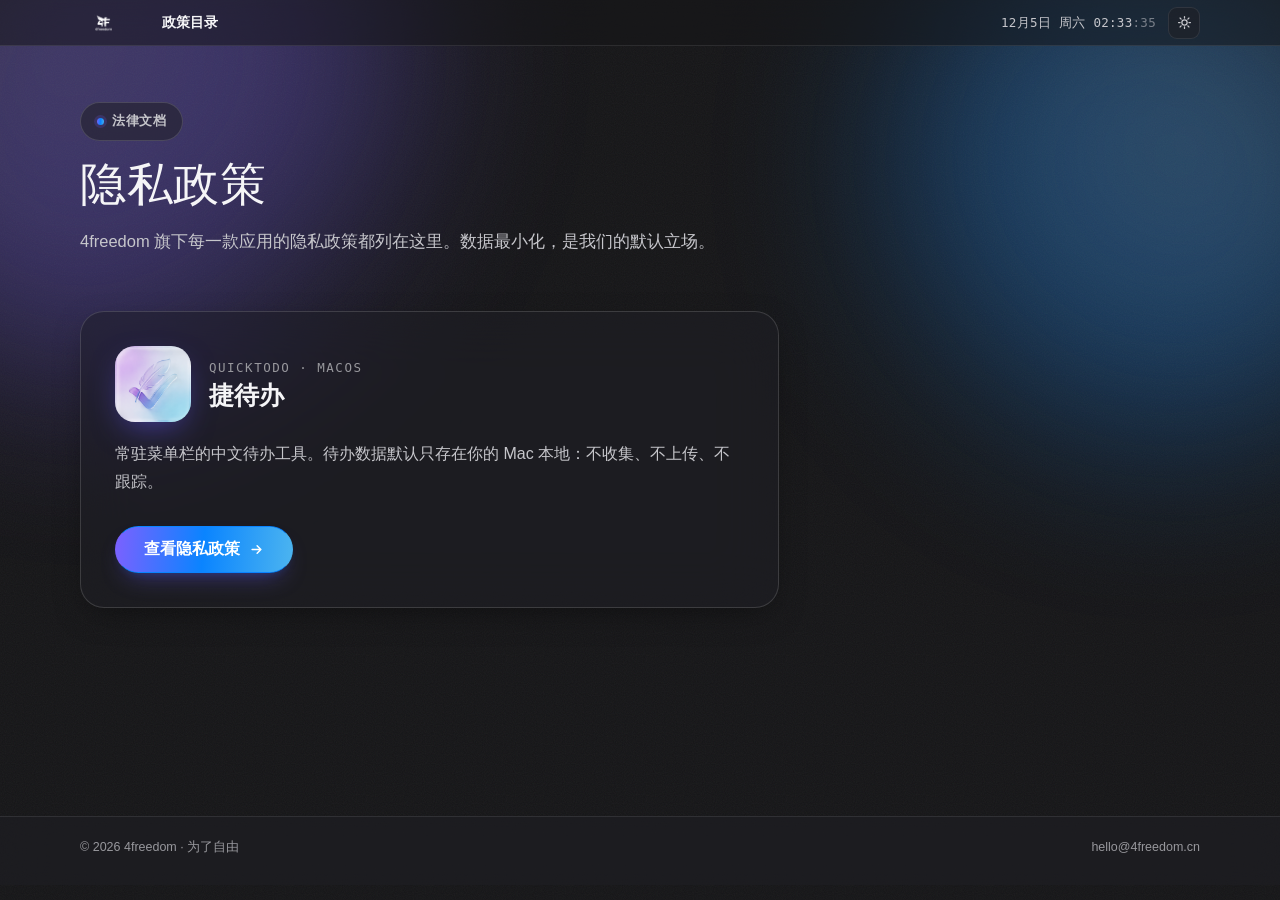
<file: index.html>
<!DOCTYPE html>
<html lang="zh-CN">
<head>
  <meta charset="UTF-8">
  <meta name="viewport" content="width=device-width, initial-scale=1.0">
  <title>隐私政策目录 · 4freedom</title>
  <meta name="description" content="4freedom 旗下各款 macOS 应用的隐私政策与法律文档目录。">
  <link rel="icon" type="image/png" sizes="32x32" href="assets/img/favicon-32.png">
  <link rel="icon" type="image/png" sizes="16x16" href="assets/img/favicon-16.png">
  <link rel="apple-touch-icon" sizes="180x180" href="assets/img/apple-touch-icon.png">
  <meta name="theme-color" content="#f7f7f8">
  <link rel="canonical" href="https://kubmanong.github.io/privacy-policy/">
  <meta property="og:site_name" content="4freedom · 为了自由">
  <meta property="og:type" content="website">
  <meta property="og:url" content="https://kubmanong.github.io/privacy-policy/">
  <meta property="og:title" content="隐私政策目录 · 4freedom">
  <meta property="og:description" content="4freedom 旗下各款 macOS 应用的隐私政策与法律文档目录。">
  <meta property="og:locale" content="zh_CN">
  <!-- 首帧主题引导：在样式表渲染前设置 data-theme，避免夜间或手动暗色用户先看到浅色闪烁。
       判定规则与 main.js 保持一致（时间自动 / 手动锁定 / ?theme= 预览）；无 JS 时保持默认浅色 -->
  <script>
    (function () {
      "use strict";
      try {
        var v = localStorage.getItem("qt-theme");
        var mode = (v === "auto" || v === "light" || v === "dark") ? v : "auto";
        var h = new Date().getHours();
        var theme = mode === "auto" ? (h >= 6 && h < 18 ? "light" : "dark") : mode;
        var q = location.search.match(/[?&]theme=(dark|light)/);
        if (q) theme = q[1];
        document.documentElement.setAttribute("data-theme", theme);
        var mc = document.querySelector('meta[name="theme-color"]');
        if (mc) mc.setAttribute("content", theme === "dark" ? "#161618" : "#f7f7f8");
      } catch (e) { /* localStorage 不可用：保持默认浅色 */ }
    })();
  </script>
  <link rel="stylesheet" href="assets/fonts/smiley-sans.css">
  <link rel="stylesheet" href="assets/css/style.css">
</head>
<body>

  <div class="wallpaper" aria-hidden="true">
    <div class="blob blob-1"></div>
    <div class="blob blob-2"></div>
  </div>

  <header class="menubar">
    <div class="container menubar-inner">
      <a class="brand" href="index.html" aria-label="4freedom 隐私政策目录">
        <img class="brand-logo-png" src="assets/img/logo.png" alt="4freedom" width="400" height="223">
      </a>
      <nav class="nav" aria-label="主导航">
        <a href="index.html" aria-current="page">政策目录</a>
      </nav>
      <div class="menubar-right">
        <span class="menubar-clock" data-clock aria-hidden="true"></span>
        <button class="icon-btn" data-theme-toggle aria-label="切换明暗主题"></button>
        <button class="icon-btn menu-toggle" aria-label="打开菜单" aria-expanded="false">
          <svg width="15" height="15" viewBox="0 0 24 24" fill="none" stroke="currentColor" stroke-width="2" stroke-linecap="round"><path d="M4 7h16M4 12h16M4 17h16"/></svg>
        </button>
      </div>
    </div>
  </header>

  <nav class="mobile-nav" aria-label="移动端导航">
    <a href="index.html">政策目录</a>
  </nav>

  <main class="section" style="padding-top:calc(var(--menubar-h) + 56px)">
    <div class="container">
      <div class="section-head reveal">
        <span class="eyebrow"><span class="dot"></span>法律文档</span>
        <h1 class="section-title">隐私政策</h1>
        <p class="section-sub">4freedom 旗下每一款应用的隐私政策都列在这里。数据最小化，是我们的默认立场。</p>
      </div>
      <div class="product-grid">
        <article class="glass product-card reveal">
          <div class="product-card-top">
            <img class="product-icon" src="assets/img/app-icon.png" alt="捷待办应用图标" width="76" height="76" decoding="async">
            <div>
              <div class="product-en">QuickTodo · macOS</div>
              <h3 class="product-name">捷待办</h3>
            </div>
          </div>
          <p class="product-desc">
            常驻菜单栏的中文待办工具。待办数据默认只存在你的 Mac 本地：不收集、不上传、不跟踪。
          </p>
          <div class="product-actions">
            <a class="btn btn-primary" href="quicktodo/privacy.html">
              查看隐私政策
              <svg width="15" height="15" viewBox="0 0 24 24" fill="none" stroke="currentColor" stroke-width="2.4" stroke-linecap="round" stroke-linejoin="round"><path d="M5 12h14m0 0-6-6m6 6-6 6"/></svg>
            </a>
          </div>
        </article>
      </div>
    </div>
  </main>

  <footer class="footer" style="margin-top:80px">
    <div class="container">
      <div class="footer-bottom" style="border-top:none">
        <span>© 2026 4freedom · 为了自由</span>
        <div class="icp-links">
          <a href="mailto:hello@4freedom.cn">hello@4freedom.cn</a>
        </div>
      </div>
    </div>
  </footer>

  <script src="assets/js/main.js"></script>
</body>
</html>
</file>
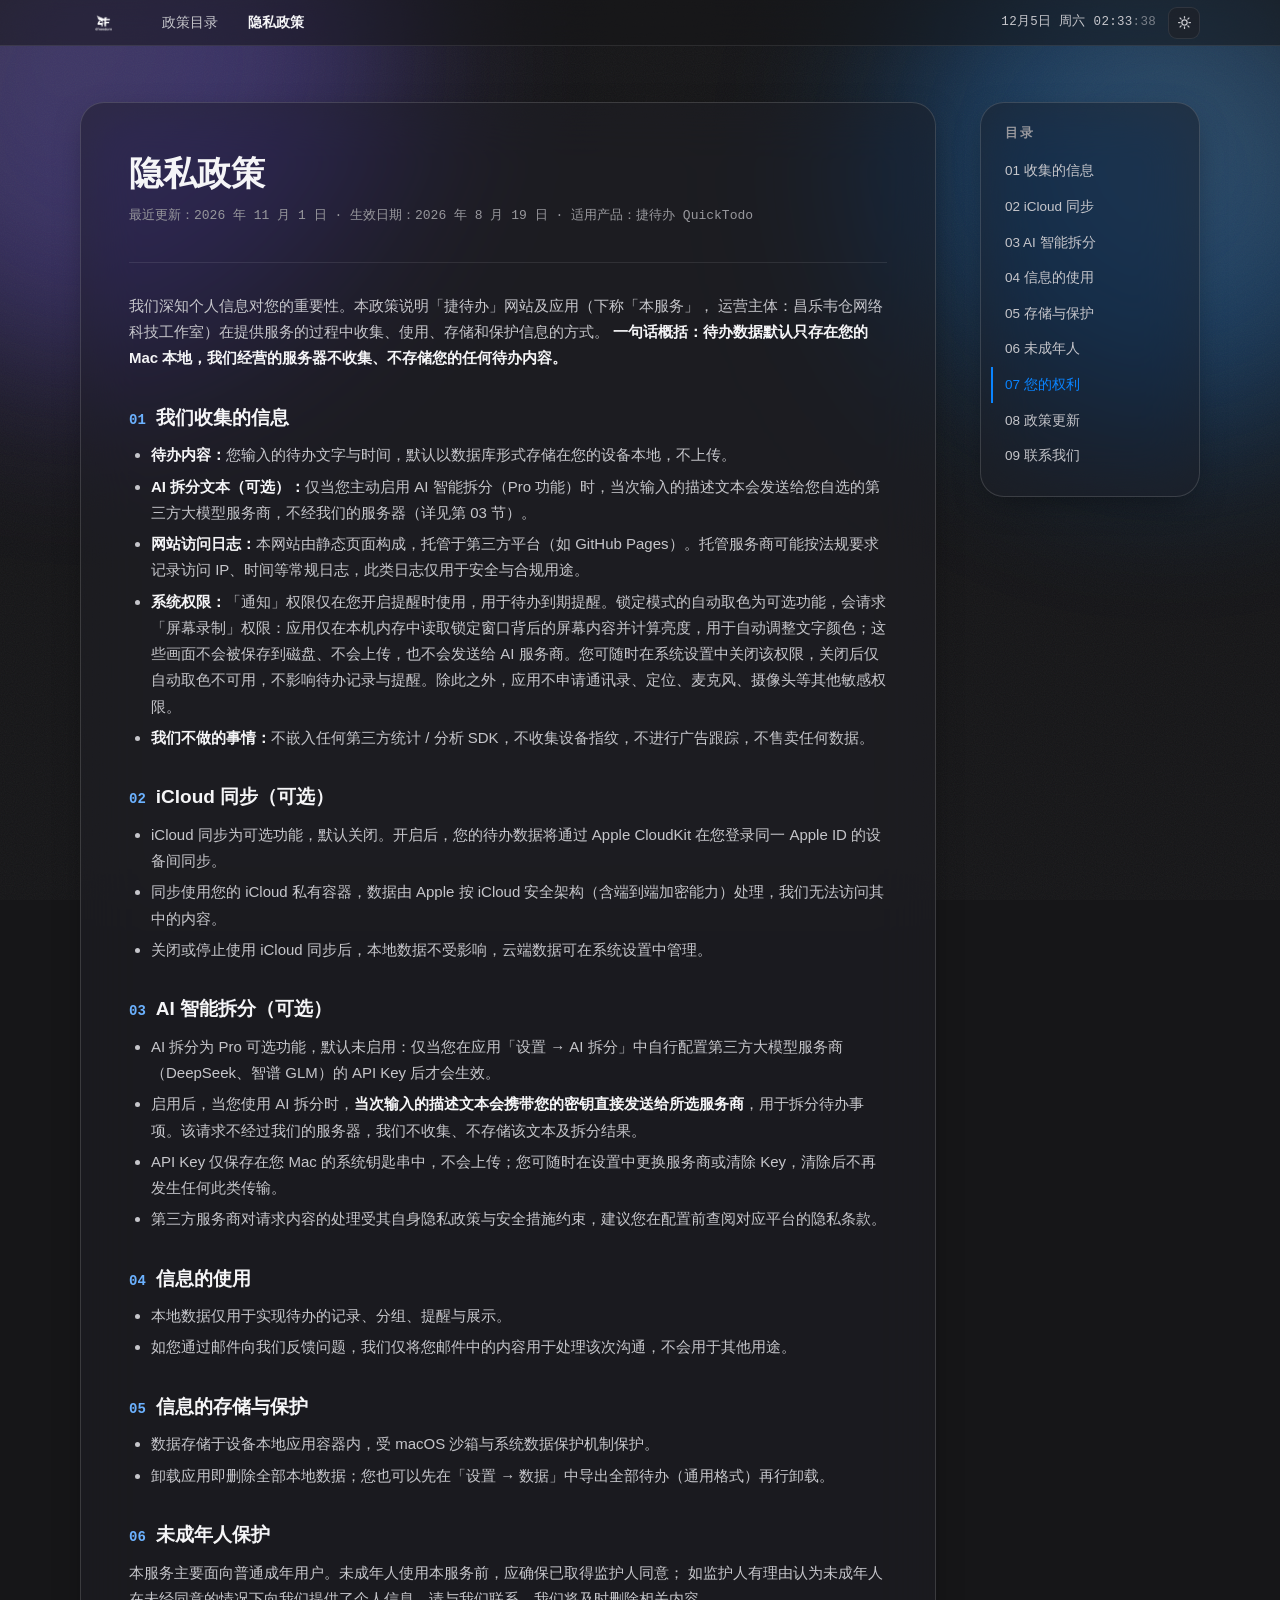
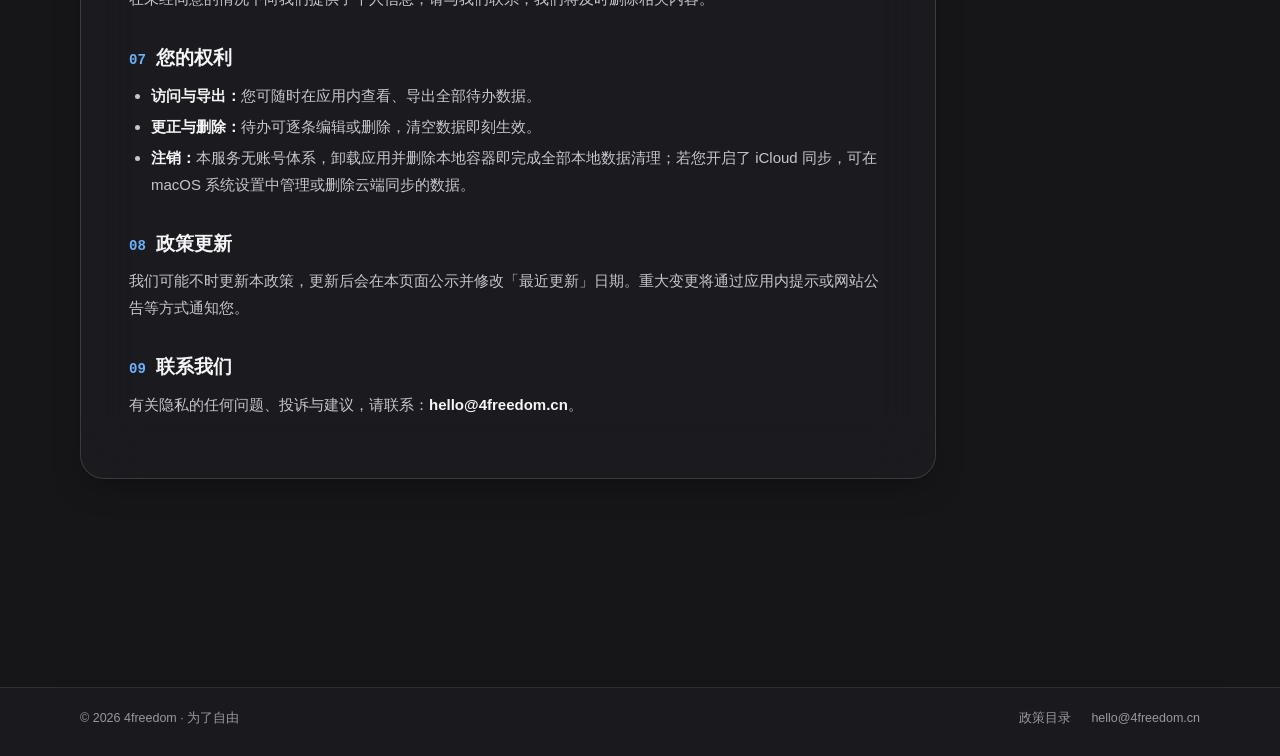
<file: quicktodo/privacy.html>
<!DOCTYPE html>
<html lang="zh-CN">
<head>
  <meta charset="UTF-8">
  <meta name="viewport" content="width=device-width, initial-scale=1.0">
  <title>隐私政策 · 捷待办 QuickTodo</title>
  <meta name="description" content="捷待办 QuickTodo 官网及软件产品隐私政策：我们如何收集、使用和保护你的数据。">
  <link rel="icon" type="image/png" sizes="32x32" href="../assets/img/favicon-32.png">
  <link rel="icon" type="image/png" sizes="16x16" href="../assets/img/favicon-16.png">
  <link rel="apple-touch-icon" sizes="180x180" href="../assets/img/apple-touch-icon.png">
  <meta name="theme-color" content="#f7f7f8">
  <link rel="canonical" href="https://kubmanong.github.io/privacy-policy/quicktodo/privacy.html">
  <meta property="og:site_name" content="4freedom · 为了自由">
  <meta property="og:type" content="website">
  <meta property="og:url" content="https://kubmanong.github.io/privacy-policy/quicktodo/privacy.html">
  <meta property="og:title" content="隐私政策 · 捷待办 QuickTodo">
  <meta property="og:description" content="捷待办 QuickTodo 官网及软件产品隐私政策：我们如何收集、使用和保护你的数据。">
  <meta property="og:locale" content="zh_CN">
  <!-- 首帧主题引导：在样式表渲染前设置 data-theme，避免夜间或手动暗色用户先看到浅色闪烁。
       判定规则与 main.js 保持一致（时间自动 / 手动锁定 / ?theme= 预览）；无 JS 时保持默认浅色 -->
  <script>
    (function () {
      "use strict";
      try {
        var v = localStorage.getItem("qt-theme");
        var mode = (v === "auto" || v === "light" || v === "dark") ? v : "auto";
        var h = new Date().getHours();
        var theme = mode === "auto" ? (h >= 6 && h < 18 ? "light" : "dark") : mode;
        var q = location.search.match(/[?&]theme=(dark|light)/);
        if (q) theme = q[1];
        document.documentElement.setAttribute("data-theme", theme);
        var mc = document.querySelector('meta[name="theme-color"]');
        if (mc) mc.setAttribute("content", theme === "dark" ? "#161618" : "#f7f7f8");
      } catch (e) { /* localStorage 不可用：保持默认浅色 */ }
    })();
  </script>
  <link rel="stylesheet" href="../assets/fonts/smiley-sans.css">
  <link rel="stylesheet" href="../assets/css/style.css">
</head>
<body>

  <div class="wallpaper" aria-hidden="true">
    <div class="blob blob-1"></div>
    <div class="blob blob-2"></div>
  </div>

  <header class="menubar">
    <div class="container menubar-inner">
      <a class="brand" href="../index.html" aria-label="4freedom 隐私政策目录">
        <img class="brand-logo-png" src="../assets/img/logo.png" alt="4freedom" width="400" height="223">
      </a>
      <nav class="nav" aria-label="主导航">
        <a href="../index.html">政策目录</a>
        <a href="privacy.html" aria-current="page">隐私政策</a>
      </nav>
      <div class="menubar-right">
        <span class="menubar-clock" data-clock aria-hidden="true"></span>
        <button class="icon-btn" data-theme-toggle aria-label="切换明暗主题"></button>
        <button class="icon-btn menu-toggle" aria-label="打开菜单" aria-expanded="false">
          <svg width="15" height="15" viewBox="0 0 24 24" fill="none" stroke="currentColor" stroke-width="2" stroke-linecap="round"><path d="M4 7h16M4 12h16M4 17h16"/></svg>
        </button>
      </div>
    </div>
  </header>

  <nav class="mobile-nav" aria-label="移动端导航">
    <a href="../index.html">政策目录</a>
    <a href="privacy.html">隐私政策</a>
  </nav>

  <main class="section" style="padding-top:calc(var(--menubar-h) + 56px)">
    <div class="container doc-layout">
      <article class="glass doc">
        <div class="doc-head">
          <h1>隐私政策</h1>
          <p class="doc-meta">最近更新：2026 年 11 月 1 日 · 生效日期：2026 年 8 月 19 日 · 适用产品：捷待办 QuickTodo</p>
        </div>

        <p>
          我们深知个人信息对您的重要性。本政策说明「捷待办」网站及应用（下称「本服务」，
          运营主体：昌乐韦仓网络科技工作室）在提供服务的过程中收集、使用、存储和保护信息的方式。
          <strong>一句话概括：待办数据默认只存在您的 Mac 本地，我们经营的服务器不收集、不存储您的任何待办内容。</strong>
        </p>

        <h2 id="p1"><span class="sec-no">01</span>我们收集的信息</h2>
        <ul>
          <li><strong>待办内容：</strong>您输入的待办文字与时间，默认以数据库形式存储在您的设备本地，不上传。</li>
          <li><strong>AI 拆分文本（可选）：</strong>仅当您主动启用 AI 智能拆分（Pro 功能）时，当次输入的描述文本会发送给您自选的第三方大模型服务商，不经我们的服务器（详见第 03 节）。</li>
          <li><strong>网站访问日志：</strong>本网站由静态页面构成，托管于第三方平台（如 GitHub Pages）。托管服务商可能按法规要求记录访问 IP、时间等常规日志，此类日志仅用于安全与合规用途。</li>
          <li><strong>系统权限：</strong>「通知」权限仅在您开启提醒时使用，用于待办到期提醒。锁定模式的自动取色为可选功能，会请求「屏幕录制」权限：应用仅在本机内存中读取锁定窗口背后的屏幕内容并计算亮度，用于自动调整文字颜色；这些画面不会被保存到磁盘、不会上传，也不会发送给 AI 服务商。您可随时在系统设置中关闭该权限，关闭后仅自动取色不可用，不影响待办记录与提醒。除此之外，应用不申请通讯录、定位、麦克风、摄像头等其他敏感权限。</li>
          <li><strong>我们不做的事情：</strong>不嵌入任何第三方统计 / 分析 SDK，不收集设备指纹，不进行广告跟踪，不售卖任何数据。</li>
        </ul>

        <h2 id="p2"><span class="sec-no">02</span>iCloud 同步（可选）</h2>
        <ul>
          <li>iCloud 同步为可选功能，默认关闭。开启后，您的待办数据将通过 Apple CloudKit 在您登录同一 Apple ID 的设备间同步。</li>
          <li>同步使用您的 iCloud 私有容器，数据由 Apple 按 iCloud 安全架构（含端到端加密能力）处理，我们无法访问其中的内容。</li>
          <li>关闭或停止使用 iCloud 同步后，本地数据不受影响，云端数据可在系统设置中管理。</li>
        </ul>

        <h2 id="p3"><span class="sec-no">03</span>AI 智能拆分（可选）</h2>
        <ul>
          <li>AI 拆分为 Pro 可选功能，默认未启用：仅当您在应用「设置 → AI 拆分」中自行配置第三方大模型服务商（DeepSeek、智谱 GLM）的 API Key 后才会生效。</li>
          <li>启用后，当您使用 AI 拆分时，<strong>当次输入的描述文本会携带您的密钥直接发送给所选服务商</strong>，用于拆分待办事项。该请求不经过我们的服务器，我们不收集、不存储该文本及拆分结果。</li>
          <li>API Key 仅保存在您 Mac 的系统钥匙串中，不会上传；您可随时在设置中更换服务商或清除 Key，清除后不再发生任何此类传输。</li>
          <li>第三方服务商对请求内容的处理受其自身隐私政策与安全措施约束，建议您在配置前查阅对应平台的隐私条款。</li>
        </ul>

        <h2 id="p4"><span class="sec-no">04</span>信息的使用</h2>
        <ul>
          <li>本地数据仅用于实现待办的记录、分组、提醒与展示。</li>
          <li>如您通过邮件向我们反馈问题，我们仅将您邮件中的内容用于处理该次沟通，不会用于其他用途。</li>
        </ul>

        <h2 id="p5"><span class="sec-no">05</span>信息的存储与保护</h2>
        <ul>
          <li>数据存储于设备本地应用容器内，受 macOS 沙箱与系统数据保护机制保护。</li>
          <li>卸载应用即删除全部本地数据；您也可以先在「设置 → 数据」中导出全部待办（通用格式）再行卸载。</li>
        </ul>

        <h2 id="p6"><span class="sec-no">06</span>未成年人保护</h2>
        <p>
          本服务主要面向普通成年用户。未成年人使用本服务前，应确保已取得监护人同意；
          如监护人有理由认为未成年人在未经同意的情况下向我们提供了个人信息，请与我们联系，我们将及时删除相关内容。
        </p>

        <h2 id="p7"><span class="sec-no">07</span>您的权利</h2>
        <ul>
          <li><strong>访问与导出：</strong>您可随时在应用内查看、导出全部待办数据。</li>
          <li><strong>更正与删除：</strong>待办可逐条编辑或删除，清空数据即刻生效。</li>
          <li><strong>注销：</strong>本服务无账号体系，卸载应用并删除本地容器即完成全部本地数据清理；若您开启了 iCloud 同步，可在 macOS 系统设置中管理或删除云端同步的数据。</li>
        </ul>

        <h2 id="p8"><span class="sec-no">08</span>政策更新</h2>
        <p>
          我们可能不时更新本政策，更新后会在本页面公示并修改「最近更新」日期。重大变更将通过应用内提示或网站公告等方式通知您。
        </p>

        <h2 id="p9"><span class="sec-no">09</span>联系我们</h2>
        <p>
          有关隐私的任何问题、投诉与建议，请联系：<strong>hello@4freedom.cn</strong>。
        </p>
      </article>

      <aside class="glass doc-toc" aria-label="目录">
        <h4>目录</h4>
        <a href="#p1">01 收集的信息</a>
        <a href="#p2">02 iCloud 同步</a>
        <a href="#p3">03 AI 智能拆分</a>
        <a href="#p4">04 信息的使用</a>
        <a href="#p5">05 存储与保护</a>
        <a href="#p6">06 未成年人</a>
        <a href="#p7">07 您的权利</a>
        <a href="#p8">08 政策更新</a>
        <a href="#p9">09 联系我们</a>
      </aside>
    </div>
  </main>

  <footer class="footer" style="margin-top:80px">
    <div class="container">
      <div class="footer-bottom" style="border-top:none">
        <span>© 2026 4freedom · 为了自由</span>
        <div class="icp-links">
          <a href="../index.html">政策目录</a>
          <a href="mailto:hello@4freedom.cn">hello@4freedom.cn</a>
        </div>
      </div>
    </div>
  </footer>

  <script src="../assets/js/main.js"></script>
</body>
</html>
</file>
<file: assets/fonts/smiley-sans.css>
@font-face {font-family: 'Smiley Sans Oblique';src: local('Smiley Sans Oblique'), url('L1_4e00_192.woff2');unicode-range: U+4E00-4E02,U+4E03,U+4E07-4E0C,U+4E0D-4E0F,U+4E10-4E12,U+4E13-4E15,U+4E16,U+4E18-4E1E,U+4E1F,U+4E22,U+4E24-4E28,U+4E2A-4E2C,U+4E2D,U+4E30,U+4E32,U+4E34,U+4E38-4E3C,U+4E3D-4E3F,U+4E43,U+4E45,U+4E48-4E4A,U+4E4B-4E51,U+4E52-4E55,U+4E56,U+4E58-4E5A,U+4E5D-4E62,U+4E66,U+4E70-4E72,U+4E73,U+4E7E,U+4E82,U+4E86,U+4E88-4E8A,U+4E8B-4E8D,U+4E8E-4E90,U+4E91-4E93,U+4E94-4E96,U+4E9A-4E9C,U+4E9E,U+4EA1-4EA3,U+4EA4-4EA8,U+4EA9,U+4EAB-4EAF,U+4EB2,U+4EBA,U+4EBF-4EC2,U+4EC5-4EC8,U+4ECA-4ECC,U+4ECD-4ECF,U+4ED1,U+4ED3-4ED5,U+4ED6-4EDA,U+4EE3-4EE6,U+4EEA,U+4EEC,U+4EF0,U+4EF2,U+4EF6-4EF8,U+4EFB,U+4EFD,U+4EFF,U+4F01,U+4F0A,U+4F0D,U+4F0F-4F12,U+4F17-4F1B,U+4F1E-4F21,U+4F24,U+4F26,U+4F2A,U+4F2F-4F31,U+4F34,U+4F36,U+4F38,U+4F3A,U+4F3C,U+4F43,U+4F46,U+4F4D-4F52,U+4F53,U+4F55,U+4F59,U+4F5B-4F5D,U+4F60,U+4F63,U+4F69,U+4F73,U+4F7F,U+4F84,U+4F86,U+4F88,U+4F8B,U+4F8D,U+4F96,U+4F9B,U+4F9D,U+4FA0,U+4FA3,U+4FA5-4FA9,U+4FAE-4FB0,U+4FB5-4FB7,U+4FBF,U+4FC3-4FC5,U+4FCA,U+4FCF-4FD1,U+4FD7-4FD9,U+4FDD,U+4FE0-4FE2,U+4FE9;font-display: swap;}
@font-face {font-family: 'Smiley Sans Oblique';src: local('Smiley Sans Oblique'), url('L1_4fea_192.woff2');unicode-range: U+4FEA,U+4FED-4FF0,U+4FF1,U+4FFA,U+5006,U+5009,U+500B,U+500D,U+5011-5013,U+5014,U+5018-501B,U+501F,U+5021,U+5026,U+502B,U+503A,U+503C,U+503E,U+5047,U+5049,U+504E-5050,U+505A,U+505C,U+5065,U+5074-5078,U+507F,U+5085,U+508D,U+5091,U+5098-509A,U+50A8,U+50AC-50AE,U+50B2-50B4,U+50B5,U+50B7,U+50BB,U+50BE,U+50C5,U+50CF,U+50D1,U+50DA,U+50DE,U+50E5,U+50E7,U+50F5,U+50F9,U+50FB,U+5100,U+5104,U+5109,U+5112,U+511F,U+512A,U+5132,U+513F,U+5141,U+5143-5147,U+5148-514A,U+514B-514E,U+5151-5153,U+5154,U+515A,U+515C,U+5162,U+5165,U+5167-516A,U+516B-516E,U+5170-5172,U+5173-517A,U+517B-517E,U+5180,U+5185,U+5188-518B,U+518C-518E,U+5192,U+5197,U+5199,U+519B-519D,U+51A0,U+51A4-51A6,U+51AC,U+51AF-51B1,U+51B2-51B4,U+51B5-51B8,U+51BB,U+51C0,U+51C4,U+51C6,U+51C9,U+51CC-51CE,U+51CF,U+51D1,U+51DB-51DE,U+51E0-51E2,U+51E4,U+51ED,U+51EF-51F2,U+51F3,U+51F6,U+51F8-51FC,U+51FD,U+51FF-5202,U+5203,U+5206-5208,U+520A,U+5211-5213,U+5217-521C,U+521D,U+5220,U+5224-5226,U+5228-522C,U+522E,U+5230,U+5236-523C,U+5242-5244,U+5247,U+524A,U+524D,U+5251,U+5254,U+5256,U+525B,U+525D,U+5265,U+5267;font-display: swap;}
@font-face {font-family: 'Smiley Sans Oblique';src: local('Smiley Sans Oblique'), url('L1_5268_192.woff2');unicode-range: U+5268,U+5269-526B,U+526F,U+5272,U+5275,U+527F,U+5283,U+5287-528A,U+528D,U+5291,U+529B,U+529D-52A2,U+52A3,U+52A8-52AC,U+52B1-52B4,U+52BF,U+52C1,U+52C3,U+52C7,U+52C9,U+52CB,U+52D2,U+52D5,U+52D8-52DA,U+52DD-52E0,U+52E2,U+52E4,U+52F3,U+52F5,U+52F8,U+52FA-52FC,U+52FE-5301,U+5305-5307,U+5308,U+5315-5318,U+5319,U+5320,U+5323,U+532A,U+5339-533C,U+533E-5342,U+5343,U+5347-534B,U+534E-5350,U+5351-5358,U+535A,U+535C,U+5360-5363,U+5364,U+5366-5368,U+536B,U+536F-5372,U+5373-5376,U+5377-5379,U+537B,U+537F,U+5382,U+5385-5387,U+5389,U+538B-538D,U+5395,U+5398,U+539A,U+539F,U+53A2,U+53A6,U+53A8,U+53AD,U+53B2,U+53BB,U+53BF,U+53C1-53C4,U+53C8-53CE,U+53D1,U+53D4,U+53D6-53DA,U+53DB,U+53E0,U+53E2-53E7,U+53E8-53F1,U+53F2-53F4,U+53F6-53FA,U+53FC-53FE,U+5401,U+5403-5405,U+5406,U+5408-540B,U+540C-5412,U+5413,U+5415,U+5417,U+541B,U+541D-5421,U+5426-542A,U+542B-5430,U+5431,U+5433-5436,U+5438-543A,U+543B;font-display: swap;}
@font-face {font-family: 'Smiley Sans Oblique';src: local('Smiley Sans Oblique'), url('L1_543c_192.woff2');unicode-range: U+543C,U+543E,U+5440,U+5442,U+5446,U+5448,U+544A,U+5450,U+5455,U+5458,U+545B-545D,U+5462,U+5468,U+5473,U+5475,U+547B-547E,U+5484,U+548B-548D,U+548F-5491,U+5492,U+5495-5497,U+5499,U+54A7-54A9,U+54AA,U+54AC,U+54B1,U+54B3,U+54B8,U+54BD,U+54C0-54C2,U+54C4,U+54C6-54CA,U+54CD-54CF,U+54D1,U+54D7,U+54DF,U+54E1,U+54E5-54E7,U+54E8-54EB,U+54ED-54EF,U+54F2,U+54FA,U+54FC,U+5501,U+5506-5508,U+5509,U+5510,U+5520,U+5524,U+5527,U+552C,U+552E-5530,U+5531,U+553E,U+5543-5545,U+5546,U+554A,U+554F,U+5553,U+555E,U+5561,U+5564-5567,U+556A,U+5570,U+5578,U+557C,U+5582,U+5584,U+5587,U+5589-558B,U+5598,U+559A,U+559C-559E,U+55A7,U+55AA,U+55AC,U+55AE,U+55B2-55B4,U+55B7,U+55BB,U+55C5-55C7,U+55CE,U+55D3,U+55DA,U+55DC,U+55E1,U+55E6,U+55FD,U+5600,U+5609,U+5614,U+5617,U+561B,U+5629,U+562F,U+5631-5633,U+5634,U+5636,U+5639,U+563B,U+563F,U+5668-566B,U+5674,U+5678,U+5687,U+568E,U+56A3,U+56A8,U+56B4,U+56B7,U+56BC,U+56C2,U+56CA,U+56D1,U+56DA-56DC,U+56DE,U+56E0,U+56E2,U+56E4,U+56EA,U+56ED,U+56F0-56F2,U+56F4,U+56FA,U+56FD-56FF,U+5703,U+5706,U+5708,U+570B,U+570D,U+5712-5714,U+5716,U+5718,U+571F,U+5723,U+5728,U+5730,U+573A,U+573E,U+5740,U+5747,U+574A,U+574E-5752,U+5757,U+575A-575C,U+575D,U+575F-5762,U+5764,U+5766,U+576A,U+576F,U+5777,U+5782-5784;font-display: swap;}
@font-face {font-family: 'Smiley Sans Oblique';src: local('Smiley Sans Oblique'), url('L1_5784_192.woff2');unicode-range: U+5784,U+578B,U+5792,U+579B,U+57A2,U+57A6,U+57AB,U+57AE,U+57C2-57C4,U+57CB,U+57CE,U+57DF-57E1,U+57F7,U+57F9-57FB,U+5802,U+5805-5807,U+5815,U+5821,U+5824,U+582A,U+582F-5832,U+5834-5836,U+583F,U+584A,U+584C,U+5851,U+5854,U+5857-5859,U+585E,U+586B,U+5875,U+5883,U+5885,U+588A,U+5893,U+5899,U+589C,U+589E-58A0,U+58A8-58AA,U+58AE,U+58B3,U+58BE,U+58C1,U+58C7,U+58D3,U+58D8,U+58DE-58E0,U+58E4,U+58E9,U+58EB-58ED,U+58EE-58F1,U+58F3,U+58F6,U+58F9-58FB,U+58FD,U+5904,U+5907,U+590D,U+590F,U+5915-5917,U+591A,U+591C,U+591F-5921,U+5922,U+5925,U+5927,U+5929-592C,U+592D-5930,U+5931,U+5934,U+5937-593B,U+593E,U+5947-594A,U+594B,U+594F,U+5951,U+5954,U+5956-5958,U+5960,U+5962,U+5965,U+5967,U+596A,U+596E,U+5973-5975,U+5976,U+5978-597A,U+597D,U+5982-5985,U+5986-5989,U+5992-5994,U+5996,U+5999,U+599D,U+59A5,U+59A8,U+59AE,U+59B3,U+59B9,U+59BB,U+59C6,U+59CA-59CC,U+59D0-59D2,U+59D3-59D5,U+59DA,U+59DC,U+59E5,U+59E8,U+59FB,U+59FF,U+5A01,U+5A03-5A05,U+5A07,U+5A18,U+5A1B-5A1D,U+5A1F,U+5A25,U+5A31,U+5A36,U+5A41,U+5A46,U+5A49,U+5A5A,U+5A66,U+5A6A,U+5A74,U+5A76,U+5A7F,U+5A92,U+5A9A,U+5AB3,U+5ABD,U+5AC1-5AC3,U+5AC9,U+5ACC,U+5AE9,U+5B0C,U+5B30,U+5B38,U+5B50,U+5B54-5B56,U+5B57-5B5A,U+5B5D,U+5B5F,U+5B63-5B65,U+5B66,U+5B69,U+5B6B;font-display: swap;}
@font-face {font-family: 'Smiley Sans Oblique';src: local('Smiley Sans Oblique'), url('L1_5b6c_192.woff2');unicode-range: U+5B6C,U+5B75,U+5B78,U+5B7D,U+5B81,U+5B83,U+5B85,U+5B87-5B8A,U+5B8B-5B8D,U+5B8F,U+5B97-5B9F,U+5BA0-5BA5,U+5BA6,U+5BAA-5BAC,U+5BAE,U+5BB0,U+5BB3-5BB7,U+5BB9,U+5BBD-5BC0,U+5BC2,U+5BC4-5BC8,U+5BCC,U+5BD2-5BD4,U+5BDD-5BE0,U+5BE1-5BE3,U+5BE5-5BE7,U+5BE8-5BEA,U+5BEB-5BED,U+5BF5-5BF7,U+5BF8-5BFD,U+5BFF,U+5C01,U+5C04,U+5C06-5C0C,U+5C0D-5C10,U+5C11,U+5C14,U+5C16,U+5C18,U+5C1A,U+5C1D,U+5C24,U+5C27,U+5C2C,U+5C31,U+5C34,U+5C38,U+5C3A,U+5C3C-5C43,U+5C45-5C47,U+5C48-5C4C,U+5C4D-5C50,U+5C51,U+5C55,U+5C5C,U+5C5E,U+5C60-5C63,U+5C64-5C66,U+5C6C,U+5C6F,U+5C71,U+5C79,U+5C7F,U+5C81-5C83,U+5C94,U+5C96-5C98,U+5C9B,U+5CA1,U+5CA9,U+5CAD,U+5CB3,U+5CB8,U+5CE1,U+5CE6,U+5CE8,U+5CED,U+5CF0,U+5CF6,U+5CFB,U+5CFD,U+5D07,U+5D0E,U+5D14,U+5D16-5D18,U+5D1B,U+5D29,U+5D2D,U+5D4C,U+5D84,U+5DBA,U+5DBC-5DBE,U+5DC5,U+5DCD,U+5DD2,U+5DDD-5DDF,U+5DE1-5DE3,U+5DE5-5DEA,U+5DEB,U+5DEE,U+5DF1-5DF5,U+5DF7,U+5DFE,U+5E01-5E04,U+5E05-5E07,U+5E08,U+5E0C,U+5E10,U+5E15-5E17,U+5E18,U+5E1A,U+5E1C-5E1E,U+5E25-5E27,U+5E2B,U+5E2D-5E2F,U+5E33,U+5E36;font-display: swap;}
@font-face {font-family: 'Smiley Sans Oblique';src: local('Smiley Sans Oblique'), url('L1_5e37_192.woff2');unicode-range: U+5E37-5E39,U+5E3D,U+5E45,U+5E4C,U+5E55,U+5E5F,U+5E62-5E64,U+5E6B,U+5E72-5E75,U+5E76,U+5E78-5E7A,U+5E7B-5E80,U+5E84,U+5E86-5E88,U+5E8A,U+5E8F-5E91,U+5E93-5E96,U+5E97,U+5E99-5E9B,U+5E9C,U+5E9E-5EA0,U+5EA6-5EA8,U+5EAB,U+5EAD,U+5EB5-5EB9,U+5EC1-5EC3,U+5EC8-5ECB,U+5ED3,U+5EDA,U+5EDF-5EE1,U+5EE2-5EE4,U+5EEC,U+5EF3,U+5EF6-5EF8,U+5EFA,U+5F00,U+5F02-5F05,U+5F0A,U+5F0F,U+5F13,U+5F15,U+5F17-5F19,U+5F1B,U+5F1F-5F21,U+5F25-5F28,U+5F2F,U+5F31,U+5F35,U+5F37,U+5F39-5F3B,U+5F48,U+5F4C,U+5F4E,U+5F52-5F54,U+5F55,U+5F59,U+5F62,U+5F64,U+5F69-5F6B,U+5F6C-5F6E,U+5F70-5F72,U+5F79,U+5F7B-5F7D,U+5F80-5F82,U+5F84-5F86,U+5F88,U+5F8A-5F8D,U+5F90-5F93,U+5F97-5F9A,U+5F9E,U+5FA1,U+5FAA,U+5FAE,U+5FB7,U+5FB9,U+5FBD,U+5FC3,U+5FC5-5FC7,U+5FCC-5FCE,U+5FD7-5FDA,U+5FE0,U+5FE7,U+5FEB,U+5FF1,U+5FF5,U+5FFD,U+5FFF-6002,U+600E,U+6012,U+6014-6017,U+601C-601E,U+6020-6022,U+6025,U+6027-6029,U+602A,U+602F,U+603B,U+6043,U+604B,U+604D,U+6050,U+6052,U+6055,U+6062,U+6064-6066,U+6068-606A,U+606C-606E,U+606F-6071,U+6073,U+6076,U+607C,U+6084-6086,U+6089,U+608D,U+6094,U+6096,U+609F-60A1,U+60A3,U+60A6,U+60A8,U+60AC,U+60AF,U+60B2,U+60B4,U+60B6,U+60BC,U+60C5,U+60CA-60CC,U+60D1;font-display: swap;}
@font-face {font-family: 'Smiley Sans Oblique';src: local('Smiley Sans Oblique'), url('L1_60d2_192.woff2');unicode-range: U+60D2,U+60D5,U+60DC,U+60DF-60E2,U+60E6-60EA,U+60EB,U+60ED,U+60EF-60F2,U+60F3,U+60F6,U+60F9,U+6101,U+6108-610A,U+610F,U+6115,U+611A-611C,U+611F,U+6123-6125,U+6127,U+613F,U+6148,U+614B-614D,U+614E,U+6155,U+6158,U+615A,U+6162-6164,U+6167-6169,U+616E,U+6170,U+6176-6178,U+6182,U+618A-618C,U+618E,U+6190-6192,U+6194,U+61A4,U+61A8,U+61AB,U+61B2,U+61B6,U+61BE,U+61C2,U+61C7-61CB,U+61D2,U+61E6,U+61F2,U+61F6-61F9,U+61FC,U+6200,U+6208,U+620A,U+620C,U+620E-6213,U+6216,U+6218,U+621A,U+622A,U+6230,U+6232-6235,U+6236-6238,U+623F-6242,U+6247,U+624B,U+624D-624F,U+6251-6255,U+6258,U+625B,U+6263,U+6267,U+6269,U+626B-6271,U+6273,U+6276,U+6279,U+627C,U+627E-6281,U+6284,U+628A,U+6291-6294,U+6295-6299,U+629A-629C,U+62A0-62A3,U+62A4-62A6,U+62AB-62AD,U+62B1,U+62B5,U+62B9,U+62BC-62BE,U+62C2,U+62C4-62C8,U+62C9,U+62CC-62CF,U+62D0,U+62D2-62D5,U+62D6-62DA,U+62DB-62DD,U+62DF,U+62E2-62E4,U+62E5-62EA,U+62EC-62EE,U+62EF,U+62F1,U+62F3-62F5,U+62F7,U+62FC-6300,U+6301-6303,U+6307,U+6309,U+630E,U+6311,U+6316,U+631A,U+631F-6322,U+6323-6326;font-display: swap;}
@font-face {font-family: 'Smiley Sans Oblique';src: local('Smiley Sans Oblique'), url('L1_6326_192.woff2');unicode-range: U+6326,U+6328,U+632A-632C,U+632F,U+633A,U+633D-633F,U+6342,U+6345-6347,U+6349,U+634C-6351,U+6355,U+635E-6360,U+6361-6364,U+6367,U+636E,U+6376-6378,U+637A-637C,U+6380,U+6382-6385,U+6388-638A,U+638C,U+638F-6391,U+6392,U+6398-639A,U+63A0,U+63A2,U+63A5,U+63A7-63AB,U+63B0,U+63B7,U+63BA,U+63C0,U+63C9,U+63CD,U+63CF-63D1,U+63D2,U+63DA-63DC,U+63E1,U+63E3,U+63E9-63EB,U+63ED-63EF,U+63F4,U+63FD,U+6400-6403,U+6405,U+640D,U+640F,U+6413-6415,U+6416-6418,U+641C,U+641E,U+642C-642E,U+6436,U+643A,U+6444,U+6446-6448,U+644A,U+6454,U+6458,U+645F,U+6467,U+6469,U+646F,U+6473,U+6478-647A,U+647B,U+6487-6489,U+6490-6494,U+6495,U+649A,U+649E,U+64A4-64A6,U+64A9,U+64AB-64AF,U+64B0,U+64B2,U+64B5,U+64BC,U+64BF,U+64C1-64C3,U+64C5,U+64C7,U+64CA-64CC,U+64CD-64CF,U+64D2,U+64D4,U+64DA,U+64E0-64E2,U+64E6,U+64EC,U+64F0-64F3,U+64F4,U+64FA,U+64FE,U+6500,U+6506,U+650F,U+6514,U+6519,U+651C-651E,U+6524,U+652A,U+652C,U+652F,U+6536,U+6539,U+653B,U+653E-6540,U+6545,U+6548,U+654C,U+654F,U+6551,U+6557-655A,U+655B,U+655E,U+6562-6564,U+6566,U+656C,U+6570,U+6572,U+6574-6576,U+6577-6579,U+6582-6584,U+6587,U+658B-658D,U+6591,U+6597,U+6599,U+659C,U+659F,U+65A4-65A6,U+65A7,U+65A9,U+65AC-65AE,U+65AF-65B1;font-display: swap;}
@font-face {font-family: 'Smiley Sans Oblique';src: local('Smiley Sans Oblique'), url('L1_65b1_192.woff2');unicode-range: U+65B1,U+65B7,U+65B9,U+65BD,U+65C1,U+65C5,U+65CB,U+65CF,U+65D7,U+65E0,U+65E2,U+65E5-65EA,U+65EC-65EE,U+65F1,U+65F6-65F8,U+65FA,U+6602,U+6606,U+660C,U+660E-6610,U+6613-6615,U+661F-6621,U+6625,U+6627-6629,U+662D,U+662F,U+663C,U+663E,U+6642-6644,U+6649,U+664B-664D,U+6652-6654,U+6655,U+665A,U+665D,U+6666,U+6668,U+666E-6671,U+6674,U+6676,U+667A,U+667E,U+6682,U+6687-6689,U+6691,U+6696-6698,U+66A2,U+66AB,U+66AE,U+66B4,U+66C6,U+66C9,U+66D9,U+66DD,U+66E0,U+66EC,U+66F0,U+66F2,U+66F4,U+66F8-66FA,U+66FC,U+66FE-6701,U+6703,U+6708-670A,U+670B,U+670D,U+6717,U+671B,U+671D,U+671F,U+6726,U+6728,U+672A-672D,U+672F,U+6731,U+6734-6736,U+673A,U+673D,U+6740,U+6742-6744,U+6746,U+6749,U+674E-6752,U+6756,U+675C,U+675F-6762,U+6765,U+6768,U+676D,U+676F-6772,U+677E-6780,U+6781,U+6784,U+6789,U+6790,U+6795,U+6797,U+679A,U+679C-679E,U+67A2-67A4,U+67AA-67AC,U+67AF,U+67B6,U+67C4,U+67CF-67D5,U+67DC,U+67E0,U+67E5,U+67EC,U+67F1,U+67F3-67F6,U+67FF,U+6805,U+6807-6809,U+680B,U+680F,U+6811,U+6813,U+6816-6818,U+6821,U+682A,U+6837-683A,U+683C-683E,U+6842-6844,U+6846,U+6848,U+684C,U+6850-6852,U+6854,U+6863,U+6865-6867,U+6868-686A,U+6876,U+6881,U+6885-6887,U+6897,U+689D,U+68A2,U+68A6-68A8;font-display: swap;}
@font-face {font-family: 'Smiley Sans Oblique';src: local('Smiley Sans Oblique'), url('L1_68a8_192.woff2');unicode-range: U+68A8,U+68AD,U+68AF-68B1,U+68B3,U+68C0,U+68C4,U+68C9,U+68CB,U+68CD,U+68D2,U+68D5,U+68D7-68D9,U+68DA,U+68DF-68E1,U+68E7,U+68EE,U+68F1-68F3,U+68F5,U+68FA,U+6905,U+690D-690F,U+6912,U+692D,U+6930,U+693F,U+694A,U+6953,U+695A,U+696D,U+6975,U+6977,U+697C,U+6982,U+6984,U+6986,U+6994-6996,U+699C,U+69A8,U+69AE,U+69B4,U+69CB,U+69CD,U+69D0,U+69DB,U+69F3,U+69FD,U+6A01-6A03,U+6A13,U+6A19,U+6A1E-6A20,U+6A21,U+6A23,U+6A2A,U+6A31,U+6A38-6A3A,U+6A44,U+6A4B,U+6A58-6A5A,U+6A5F,U+6A61-6A63,U+6A6B,U+6A71,U+6A80,U+6A90,U+6A94,U+6AA2,U+6AAC,U+6AB8,U+6ABB,U+6AC3,U+6AE5,U+6AFB,U+6B04,U+6B0A,U+6B20-6B24,U+6B27,U+6B32,U+6B3A,U+6B3D-6B3F,U+6B47,U+6B49,U+6B4C,U+6B4E,U+6B50,U+6B61-6B68,U+6B6A,U+6B72,U+6B78-6B7A,U+6B7B-6B7D,U+6B83,U+6B89-6B8C,U+6B96,U+6B98,U+6BB2,U+6BB4-6BB6,U+6BB7,U+6BBA,U+6BBC,U+6BBF-6BC2,U+6BC5-6BC7,U+6BCD,U+6BCF,U+6BD2,U+6BD4-6BD6,U+6BD9,U+6BDB,U+6BE1,U+6BEB,U+6BEF,U+6C08,U+6C0F,U+6C11,U+6C13-6C15,U+6C1B,U+6C22-6C24,U+6C27-6C29,U+6C2B,U+6C2E-6C30,U+6C34,U+6C38,U+6C41-6C43,U+6C47,U+6C49,U+6C57,U+6C59,U+6C5B,U+6C5D-6C62,U+6C64,U+6C6A,U+6C70,U+6C79-6C7B,U+6C7D,U+6C81,U+6C83,U+6C88-6C8A,U+6C90,U+6C92,U+6C96,U+6C99,U+6C9B,U+6C9F,U+6CA1,U+6CA5-6CA8,U+6CAA-6CAC,U+6CAE,U+6CB3,U+6CB8-6CBA;font-display: swap;}
@font-face {font-family: 'Smiley Sans Oblique';src: local('Smiley Sans Oblique'), url('L1_6cba_192.woff2');unicode-range: U+6CBA,U+6CBB-6CC0,U+6CC1,U+6CC4,U+6CC9-6CCB,U+6CCC,U+6CD5,U+6CDB,U+6CDE,U+6CE1-6CE4,U+6CE5,U+6CE8,U+6CEA,U+6CF0,U+6CF3,U+6CF5,U+6CFB-6CFE,U+6D01,U+6D0B,U+6D12,U+6D17,U+6D1B,U+6D1E,U+6D25,U+6D2A,U+6D32,U+6D36,U+6D3B-6D3F,U+6D41,U+6D45-6D48,U+6D4A-6D4C,U+6D4E-6D50,U+6D51,U+6D53,U+6D59,U+6D66,U+6D69-6D6B,U+6D6E,U+6D74,U+6D77-6D79,U+6D82,U+6D88-6D8A,U+6D8C,U+6D95,U+6D9B,U+6D9D,U+6DA1,U+6DA3-6DA5,U+6DA6-6DAA,U+6DAE-6DB0,U+6DB2,U+6DB5,U+6DBC,U+6DC0,U+6DC6,U+6DCB-6DCD,U+6DD1-6DD3,U+6DD8,U+6DDA,U+6DE1,U+6DE4,U+6DE8-6DEC,U+6DEE,U+6DF1,U+6DF3,U+6DF5,U+6DF7,U+6DF9-6DFC,U+6E05,U+6E0A,U+6E10,U+6E14,U+6E17,U+6E19,U+6E1B,U+6E1D,U+6E20-6E22,U+6E23-6E25,U+6E26,U+6E29,U+6E2C,U+6E2F,U+6E32,U+6E34,U+6E38,U+6E3A,U+6E3E,U+6E43,U+6E4A,U+6E56,U+6E58,U+6E67,U+6E6F,U+6E7E-6E80,U+6E83,U+6E85,U+6E89,U+6E90,U+6E9C-6E9E,U+6EA2,U+6EAA-6EAC,U+6EAF,U+6EB6,U+6EBA,U+6EC4-6EC6,U+6EC7,U+6ECB-6ECD,U+6ED1,U+6ED4,U+6EDA,U+6EDE,U+6EE1,U+6EE4-6EE6,U+6EE8-6EEA,U+6EEC,U+6EEF,U+6EF2,U+6EF4,U+6EFE-6F00,U+6F01-6F03,U+6F06,U+6F0F,U+6F13-6F15,U+6F20,U+6F22,U+6F2B,U+6F31-6F33,U+6F38,U+6F3E-6F40,U+6F47,U+6F51,U+6F54,U+6F58,U+6F5B-6F5D,U+6F64,U+6F6D-6F6F,U+6F70,U+6F80,U+6F84,U+6F86-6F89,U+6F8E,U+6F97,U+6F9C,U+6FA1;font-display: swap;}
@font-face {font-family: 'Smiley Sans Oblique';src: local('Smiley Sans Oblique'), url('L1_6fa2_192.woff2');unicode-range: U+6FA2,U+6FA4,U+6FB1,U+6FB3,U+6FC0-6FC2,U+6FC3,U+6FD2,U+6FD5,U+6FD8,U+6FDF,U+6FE4,U+6FEB,U+6FF1,U+6FFA,U+6FFE,U+7009,U+7011,U+7015,U+701D,U+703E,U+704C,U+7051,U+7058,U+7063,U+706B,U+706D,U+706F-7071,U+7075-7077,U+7078,U+707C-7080,U+7089-708B,U+708E,U+7092,U+7095,U+70AB-70AF,U+70B8-70BA,U+70BC,U+70C1-70C3,U+70C8,U+70CF,U+70D8-70DA,U+70DB,U+70DF,U+70E4,U+70E6-70E8,U+70EB,U+70ED,U+70F9,U+7109-710B,U+7115,U+711A,U+7121,U+7126,U+7130,U+7136,U+7149,U+714C,U+714E,U+7159,U+715E,U+7164-7166,U+7167,U+7169,U+716E,U+717D,U+7184,U+718A,U+718F,U+7192,U+7194,U+7199,U+719F,U+71AC,U+71B1,U+71C3,U+71C8,U+71D2,U+71D5,U+71D9,U+71DF,U+71E5-71E7,U+71ED,U+7206,U+720D,U+7210,U+721B,U+722A,U+722C-722E,U+7231-7233,U+7235-723B,U+723D-723F,U+7246-7249,U+724C,U+7259,U+725B,U+7261-7263,U+7267,U+7269,U+7272,U+7275,U+7279-727B,U+727D,U+7280-7282,U+72A7,U+72AC,U+72AF,U+72B6,U+72B9,U+72C0,U+72C2,U+72C8,U+72D0,U+72D7,U+72DE,U+72E0-72E2,U+72EC-72EF,U+72F0-72F2,U+72F8-72FA,U+72FC-72FE,U+730E,U+7316,U+7319,U+731B-731D,U+7329-732D,U+732E,U+7334,U+7336,U+733E-7340,U+7344-7346,U+734E,U+7368,U+7370,U+7372,U+7375,U+7378,U+737B,U+7384,U+7387,U+7389,U+738B,U+7396,U+739B,U+73A9,U+73AB,U+73AF-73B1,U+73B2,U+73B7,U+73BB,U+73CA,U+73CD;font-display: swap;}
@font-face {font-family: 'Smiley Sans Oblique';src: local('Smiley Sans Oblique'), url('L1_73ce_192.woff2');unicode-range: U+73CE,U+73E0,U+73ED,U+73FE,U+7403,U+7405-7407,U+7409,U+7410,U+7422,U+7433-7435,U+743C,U+7459,U+745E-7460,U+7463,U+7469-746B,U+7470,U+7483,U+74A7,U+74B0,U+74CA,U+74DC,U+74E2-74E5,U+74E6,U+74F6-74F8,U+7518,U+751A,U+751C,U+751F,U+7523,U+7525,U+7528-752A,U+752B,U+752F-7534,U+7535,U+7537-7539,U+753B,U+7545,U+754C,U+754F,U+7554,U+7559,U+755C-755E,U+7562,U+7565,U+756A-756C,U+7570,U+7574,U+7576,U+7578,U+7586-7588,U+758A,U+758F,U+7591,U+7597,U+7599-759B,U+759F,U+75A4,U+75AB,U+75AE-75B0,U+75B2,U+75B9,U+75BC,U+75BE,U+75C5,U+75C7,U+75CA,U+75D2,U+75D5,U+75D8,U+75DB,U+75E2,U+75EA,U+75F0,U+75F4,U+75F9,U+760B,U+7613,U+761F,U+7621,U+7624,U+7626-7628,U+7629-762C,U+7638,U+763E,U+7642,U+764C,U+765F,U+7661-7664,U+766C,U+7671,U+7678,U+767B-767F,U+7682,U+7684,U+7686-7688,U+7693,U+7696,U+76AE,U+76B1,U+76BA,U+76BF,U+76C6,U+76C8,U+76CA,U+76CF-76D3,U+76D4,U+76D6-76D9,U+76DB-76DD,U+76DE-76E0,U+76E1,U+76E3-76E5,U+76E7,U+76EE-76F0,U+76F2,U+76F4,U+76F8-76FA,U+76FC,U+76FE,U+7701,U+7709,U+770B,U+771F-7721,U+7728,U+772F,U+7736-7738,U+773C,U+7740-7742,U+7750,U+775B-775D,U+7761,U+7763,U+7766,U+776B-776D,U+7779,U+7784-7786,U+778E,U+7792,U+779E,U+77A7,U+77A9-77AB,U+77AC-77AE,U+77B3,U+77BB,U+77D7,U+77DA-77DC,U+77E2-77E4;font-display: swap;}
@font-face {font-family: 'Smiley Sans Oblique';src: local('Smiley Sans Oblique'), url('L1_77e4_192.woff2');unicode-range: U+77E4,U+77E5,U+77E9,U+77EB,U+77ED-77F0,U+77F3,U+77FD-7800,U+7801-7803,U+780C-780E,U+7814,U+7816,U+781A,U+7830,U+7834,U+7838,U+783E,U+7840,U+7845,U+7855,U+785D,U+786B-786D,U+786E-7870,U+788C-788F,U+7891,U+7897-7899,U+789F,U+78A7,U+78A9,U+78B0-78B2,U+78B3,U+78BA,U+78BC,U+78BE,U+78C1,U+78C5,U+78CA,U+78D5,U+78DA,U+78E8,U+78F7,U+7901,U+790E,U+7919,U+7926,U+792B-792D,U+793A,U+793C,U+793E,U+7940,U+7948,U+7956,U+795D-7961,U+7965,U+7968,U+796D,U+7977-7979,U+797F-7982,U+7984-7986,U+798D,U+798F,U+79A6,U+79AE,U+79B1,U+79B9,U+79BB,U+79BD-79C2,U+79C3,U+79C6,U+79C9,U+79CB,U+79CD,U+79D1-79D3,U+79D8,U+79DF,U+79E4,U+79E6-79E8,U+79E9,U+79EF-79F1,U+79F8,U+79FB,U+79FD,U+7A00,U+7A05,U+7A08,U+7A0B,U+7A0D-7A0F,U+7A1A,U+7A20,U+7A2D-7A2F,U+7A31,U+7A33,U+7A3B-7A3E,U+7A3F,U+7A46,U+7A4D-7A4F,U+7A57,U+7A62,U+7A69,U+7A74,U+7A76-7A78,U+7A7A,U+7A7F,U+7A81,U+7A83-7A85,U+7A8D,U+7A91-7A93,U+7A96-7A99,U+7A9C-7A9E,U+7A9F,U+7AA5,U+7AA9-7AAB,U+7AAE-7AB0,U+7ABA,U+7ABF,U+7AC4-7AC6,U+7AC8,U+7ACA-7ACC,U+7AD6,U+7AD9,U+7ADE-7AE1,U+7AE3,U+7AE5,U+7AED,U+7AEF,U+7AF6,U+7AF9,U+7AFF,U+7B0B,U+7B11,U+7B14,U+7B19,U+7B1B,U+7B26,U+7B28,U+7B2C,U+7B3C,U+7B46,U+7B49,U+7B4B,U+7B4D,U+7B4F-7B53,U+7B54,U+7B56,U+7B5B,U+7B5D,U+7B77;font-display: swap;}
@font-face {font-family: 'Smiley Sans Oblique';src: local('Smiley Sans Oblique'), url('L1_7b78_192.woff2');unicode-range: U+7B78,U+7B79,U+7B7E,U+7B80,U+7B95,U+7B97,U+7BA1,U+7BA9,U+7BAB,U+7BAD,U+7BB1,U+7BC0,U+7BC4,U+7BC7,U+7BC9,U+7BD3,U+7BE1,U+7BE9,U+7BEE,U+7BF1,U+7BF7,U+7C07,U+7C0D,U+7C21,U+7C27,U+7C38,U+7C3D-7C40,U+7C43,U+7C4C-7C4E,U+7C60,U+7C6C,U+7C6E,U+7C72-7C74,U+7C7B,U+7C7D,U+7C89,U+7C92,U+7C97-7C99,U+7C9F,U+7CA4-7CA6,U+7CAA,U+7CAE,U+7CB1,U+7CB5,U+7CB9,U+7CBE,U+7CCA,U+7CD5-7CD7,U+7CD9,U+7CDE-7CE1,U+7CE7,U+7CEF,U+7CFB,U+7CFE,U+7D00,U+7D04-7D06,U+7D09-7D0C,U+7D0D,U+7D10,U+7D14,U+7D17,U+7D19-7D1C,U+7D20-7D23,U+7D27,U+7D2B,U+7D2E-7D31,U+7D33,U+7D39,U+7D42,U+7D44,U+7D46,U+7D50,U+7D55,U+7D5E,U+7D61-7D63,U+7D66,U+7D68,U+7D6E,U+7D71-7D73,U+7D79,U+7D81,U+7D93,U+7D9C,U+7DA0,U+7DA2,U+7DAD,U+7DB1-7DB3,U+7DB4,U+7DBB,U+7DBD,U+7DBF,U+7DCA,U+7DD2,U+7DDA,U+7DDD-7DDF,U+7DE0,U+7DE3,U+7DE8-7DEA,U+7DEC,U+7DEF,U+7DF4,U+7E1B,U+7E23,U+7E2B,U+7E2E,U+7E31,U+7E37,U+7E3D-7E3F,U+7E41,U+7E43,U+7E54,U+7E5E,U+7E61,U+7E69-7E6B,U+7E6D,U+7E73,U+7E79,U+7E7C,U+7E8C,U+7E8F,U+7E96,U+7E9C,U+7EA0,U+7EA2,U+7EA4,U+7EA6-7EA8,U+7EAA-7EAD,U+7EAF,U+7EB1-7EB4,U+7EB5,U+7EB7-7EBB,U+7EBD,U+7EBF,U+7EC3-7EC9,U+7ECA,U+7ECD-7ED0,U+7ED1-7ED4,U+7ED5,U+7ED8-7EDB,U+7EDC-7EE0,U+7EE2-7EE4,U+7EE7,U+7EE9-7EEB,U+7EED;font-display: swap;}
@font-face {font-family: 'Smiley Sans Oblique';src: local('Smiley Sans Oblique'), url('L1_7eee_192.woff2');unicode-range: U+7EEE,U+7EF0,U+7EF3-7EF6,U+7EF7-7EF9,U+7EFC-7EFE,U+7EFF-7F01,U+7F05-7F07,U+7F09,U+7F0E,U+7F13-7F17,U+7F18,U+7F1A,U+7F1D,U+7F20,U+7F24,U+7F29,U+7F2D,U+7F30,U+7F34,U+7F38,U+7F3A,U+7F50-7F52,U+7F55,U+7F57,U+7F5A,U+7F62,U+7F69-7F6B,U+7F6E,U+7F70,U+7F72,U+7F75,U+7F77,U+7F85,U+7F8A,U+7F8E,U+7F94,U+7F9A,U+7F9E,U+7FA1,U+7FA4,U+7FA8-7FAA,U+7FB9,U+7FBD,U+7FC1,U+7FC5,U+7FD2,U+7FD4,U+7FD8,U+7FE0,U+7FE9,U+7FF0,U+7FF9,U+7FFB-7FFD,U+8000-8002,U+8003,U+8005,U+800C-800E,U+8010,U+8015,U+8017-801A,U+8033,U+8038,U+803B,U+803D,U+803F,U+8042,U+8046,U+804A-804D,U+8054,U+8056,U+8058,U+805A,U+805E,U+806A,U+806F-8071,U+8072-8074,U+8076-8078,U+807D-807F,U+8083,U+8085-8088,U+8089,U+808B-808D,U+8096,U+8098,U+809A-809C,U+809D,U+80A0-80A3,U+80A4-80A6,U+80A9-80AB,U+80AE-80B0,U+80B2,U+80B4,U+80BA,U+80BE-80C2,U+80C3,U+80C6,U+80CC,U+80CE,U+80D6,U+80DA,U+80DC,U+80DE,U+80E1,U+80E7,U+80F0,U+80F3,U+80F6,U+80F8,U+80FD,U+8102,U+8105-8107,U+8108-810B,U+810F-8112,U+8113,U+8116,U+811A,U+812B,U+812F,U+8131,U+8138-813A,U+813E,U+814A-814C,U+814E,U+8150,U+8154-8156,U+8165-8167,U+816B,U+816E,U+8170,U+8173,U+8178-817C,U+817E-8181,U+818A,U+818F,U+819A-819E,U+81A0,U+81A8-81AA,U+81BD,U+81BF-81C1;font-display: swap;}
@font-face {font-family: 'Smiley Sans Oblique';src: local('Smiley Sans Oblique'), url('L1_81c1_192.woff2');unicode-range: U+81C1,U+81C2,U+81C9-81CB,U+81CD,U+81D8,U+81E3,U+81E5,U+81E8,U+81EA,U+81ED,U+81F3-81F5,U+81FC,U+8200,U+8205-820B,U+820C-820E,U+8212,U+8214,U+821E-8220,U+822A,U+822C,U+8230-8232,U+8235-8237,U+8239,U+8247,U+8258-825A,U+8266,U+826F-8274,U+827A,U+827E,U+8282,U+828B,U+8292,U+8299,U+829C-829E,U+82A5-82A7,U+82AC-82AE,U+82AF,U+82B1,U+82B3,U+82B9,U+82BD,U+82C7,U+82CD,U+82CF,U+82D1,U+82D4,U+82D7,U+82DB,U+82DE-82E0,U+82E5-82E7,U+82F1,U+82F9,U+8301-8306,U+8309,U+830E,U+8327,U+832B-832D,U+8332,U+8335-8337,U+8338,U+8346,U+8349-834B,U+8350,U+8352,U+8354,U+8361,U+8363-8365,U+8367,U+836B,U+836F,U+8377,U+8389-838B,U+8396,U+83AB,U+83B1-83B3,U+83B7,U+83B9-83BB,U+83BD,U+83C7,U+83CA,U+83CC,U+83DC,U+83E0,U+83E9,U+83EF,U+83F1-83F3,U+8404,U+840A,U+840C-840F,U+841D,U+8424-8426,U+8427-8429,U+842C,U+843D,U+8449,U+8457,U+845B,U+8461,U+8463,U+8466,U+846B-846D,U+8471,U+8475,U+8477,U+8482,U+848B,U+8499,U+849C,U+84B2,U+84B8,U+84BC,U+84C4,U+84C9,U+84CB,U+84DD,U+84EC,U+84EE,U+8511,U+8513-8515,U+8517,U+851A,U+8521,U+8523,U+8525,U+852C-852E,U+853C-853E,U+8549-854B,U+8569-856B,U+856D,U+8574,U+857E,U+8584,U+8587,U+859B,U+85A6,U+85A9-85AB,U+85AF,U+85C9,U+85CD,U+85CF-85D1,U+85D5,U+85DD,U+85E4-85E6,U+85F9,U+85FB,U+8606-8608;font-display: swap;}
@font-face {font-family: 'Smiley Sans Oblique';src: local('Smiley Sans Oblique'), url('L1_8608_192.woff2');unicode-range: U+8608,U+860A-860C,U+8611,U+862D,U+863F,U+864E-8652,U+8655,U+865A-865D,U+865F,U+8667,U+866B,U+8679,U+867D-867F,U+8680-8683,U+868A,U+868C,U+8693,U+8695,U+86A3-86A5,U+86AA,U+86AF,U+86C0,U+86C7,U+86CB,U+86D9,U+86DB,U+86E4,U+86EE,U+86FB,U+86FE,U+8700,U+8702,U+8708,U+8712-8714,U+8715,U+8717-8719,U+871C,U+8721,U+873B,U+8747,U+8749,U+874C,U+874E,U+8755,U+8757,U+8759,U+8760,U+8766,U+8774,U+8776,U+8778,U+8783,U+878D,U+879E,U+87A2,U+87BA,U+87C0,U+87C6,U+87CB,U+87EC,U+87F2,U+87F9,U+87FB,U+8805,U+880D,U+8815,U+881F,U+8822,U+8836,U+883B,U+8840,U+8845-8847,U+884C-884E,U+8853-8855,U+8857,U+8859,U+885B,U+8861,U+8863,U+8865,U+8868,U+886B-886D,U+8870,U+8877,U+8881,U+8884,U+888B,U+888D,U+8896,U+889C,U+88AB,U+88AD,U+88B1,U+88C1-88C3,U+88C5,U+88CF,U+88D5,U+88D9,U+88DC-88DE,U+88E4,U+88F3,U+88F8-88FA,U+8902,U+8907,U+8910,U+8912,U+8925,U+892A,U+8932,U+8956,U+895F,U+896A,U+896F,U+8972,U+897F,U+8981,U+8986,U+898B,U+898F,U+8993,U+8996,U+89AA,U+89BA,U+89BD,U+89C0-89C3,U+89C4-89C7,U+89C8-89CA,U+89D2,U+89E3,U+89E6,U+89F8,U+8A00,U+8A02,U+8A08,U+8A0A,U+8A0E,U+8A13,U+8A18,U+8A1B,U+8A1D,U+8A1F,U+8A23,U+8A2A,U+8A2D,U+8A31,U+8A34,U+8A3A,U+8A50,U+8A55,U+8A5E,U+8A60,U+8A62,U+8A66,U+8A69,U+8A6D,U+8A71-8A74,U+8A87,U+8A89-8A8B,U+8A8D,U+8A93,U+8A95,U+8A98,U+8A9E,U+8AA0-8AA2,U+8AA3;font-display: swap;}
@font-face {font-family: 'Smiley Sans Oblique';src: local('Smiley Sans Oblique'), url('L1_8aa4_192.woff2');unicode-range: U+8AA4,U+8AA6,U+8AA8,U+8AAA,U+8AB0,U+8AB2,U+8AB9,U+8ABC,U+8ABF,U+8AC4,U+8AC7,U+8ACB,U+8AD2,U+8AD6,U+8ADC,U+8AE7,U+8AF1,U+8AF7-8AF9,U+8AFA,U+8AFE,U+8B00,U+8B02,U+8B04,U+8B0A,U+8B0E,U+8B17,U+8B19,U+8B1B,U+8B1D,U+8B20,U+8B2C,U+8B39,U+8B49,U+8B4F,U+8B58,U+8B5A,U+8B5C,U+8B66,U+8B6C,U+8B6F-8B71,U+8B74,U+8B77,U+8B7D,U+8B80,U+8B8A,U+8B93,U+8BA1-8BA3,U+8BA4-8BA6,U+8BA8-8BAA,U+8BAD-8BB1,U+8BB2-8BB4,U+8BB6,U+8BB8-8BBB,U+8BBC-8BC2,U+8BC4,U+8BC6,U+8BC8-8BCB,U+8BCD,U+8BD1,U+8BD5,U+8BD7,U+8BDA,U+8BDD-8BDF,U+8BE1-8BE3,U+8BE5-8BE7,U+8BEB-8BEE,U+8BEF,U+8BF1-8BF3,U+8BF4-8BF6,U+8BF7-8BF9,U+8BFA-8BFC,U+8BFD-8BFF,U+8C01,U+8C03,U+8C05-8C07,U+8C08,U+8C0A-8C0C,U+8C0D-8C0F,U+8C10,U+8C13,U+8C1A,U+8C1C,U+8C22-8C25,U+8C26,U+8C28,U+8C2C-8C2E,U+8C31,U+8C34,U+8C37,U+8C41,U+8C46,U+8C48,U+8C4C,U+8C4E,U+8C50,U+8C54,U+8C5A,U+8C61,U+8C6A-8C6D,U+8C79-8C7B,U+8C8C,U+8C93,U+8C9D-8C9F,U+8CA0-8CA3,U+8CA7-8CAD,U+8CAF,U+8CB3-8CB5,U+8CB6-8CB9,U+8CBB-8CBD,U+8CBF-8CC1,U+8CC2-8CC5,U+8CC7-8CC9,U+8CCA,U+8CD3,U+8CDC,U+8CDE,U+8CE0,U+8CE2-8CE5,U+8CE6,U+8CEA,U+8CEC-8CEE,U+8CF4,U+8CFA,U+8CFC-8CFE,U+8D05,U+8D08,U+8D0A,U+8D0D,U+8D0F,U+8D13,U+8D16,U+8D1B,U+8D1D-8D20;font-display: swap;}
@font-face {font-family: 'Smiley Sans Oblique';src: local('Smiley Sans Oblique'), url('L1_8d20_192.woff2');unicode-range: U+8D20,U+8D21-8D32,U+8D34-8D36,U+8D37-8D3D,U+8D3E-8D40,U+8D41-8D45,U+8D4B-8D4D,U+8D4E-8D51,U+8D54,U+8D56,U+8D58,U+8D5A-8D5C,U+8D5E,U+8D60-8D65,U+8D66,U+8D6B,U+8D70,U+8D74-8D78,U+8D81,U+8D85,U+8D8A-8D8C,U+8D95,U+8D99,U+8D9F,U+8DA3,U+8DA8,U+8DB3-8DB5,U+8DBE,U+8DC3,U+8DCB-8DCD,U+8DD1,U+8DDB,U+8DDD,U+8DDF,U+8DE4,U+8DE8,U+8DEA,U+8DEF,U+8DF3,U+8DF5,U+8DF7,U+8DFA,U+8E0A,U+8E0F-8E11,U+8E22,U+8E29-8E2B,U+8E31,U+8E34,U+8E42,U+8E44,U+8E48,U+8E4B,U+8E64,U+8E66,U+8E6C-8E6E,U+8E72,U+8E81,U+8E8D,U+8E8F,U+8EAB-8EAD,U+8EAF,U+8EB2,U+8EBA,U+8EC0,U+8ECA-8ECE,U+8ED2,U+8EDF,U+8EF8,U+8F03,U+8F09,U+8F14-8F16,U+8F1B,U+8F1D,U+8F29-8F2B,U+8F2F,U+8F38,U+8F3B,U+8F3E-8F40,U+8F44,U+8F49,U+8F4D-8F4F,U+8F5F,U+8F66-8F6A,U+8F6C,U+8F6E-8F71,U+8F74,U+8F7B,U+8F7D,U+8F7F,U+8F83,U+8F85-8F87,U+8F88-8F8A,U+8F90-8F92,U+8F93,U+8F96-8F98,U+8F99,U+8F9B-8F9D,U+8F9E-8FA0,U+8FA3,U+8FA6,U+8FA8-8FAA,U+8FAB,U+8FAD-8FB3,U+8FB9,U+8FBD-8FBF,U+8FC1-8FC3,U+8FC4-8FC6,U+8FC7-8FC9,U+8FCE,U+8FD0-8FD2,U+8FD4,U+8FD8-8FDA,U+8FDB-8FE0,U+8FE2,U+8FEA;font-display: swap;}
@font-face {font-family: 'Smiley Sans Oblique';src: local('Smiley Sans Oblique'), url('L1_8feb_192.woff2');unicode-range: U+8FEB,U+8FED,U+8FF0,U+8FF7,U+8FF9,U+8FFD,U+9000-9004,U+9006,U+9009-900B,U+900F-9011,U+9012,U+9014,U+9017,U+9019-901C,U+901D-9021,U+9022-9024,U+902E,U+9032,U+9038,U+903B-903D,U+903E,U+9042,U+9047,U+904A-904C,U+904D-9050,U+9053-9056,U+9057,U+9059,U+905C,U+905E,U+9060,U+9063,U+9065,U+9069,U+906D-906F,U+9072,U+9075,U+9077-9079,U+907A,U+907C,U+907F-9082,U+9084,U+908A,U+908F,U+9091,U+9093,U+90A3,U+90A6,U+90AA,U+90AE,U+90BB,U+90C1,U+90CA,U+90CE,U+90D1,U+90E8,U+90ED,U+90F5,U+90FD,U+9102,U+9109,U+9119,U+9127,U+912D,U+9130,U+9149,U+914C-914E,U+9152,U+9157,U+915D,U+9163,U+9165,U+916A,U+916C,U+9171,U+9175,U+9177-9179,U+917F,U+9187,U+9189,U+918B,U+9192,U+919C,U+919E,U+91AB-91AD,U+91C0-91C2,U+91C7,U+91CA-91D0,U+91D1,U+91D8,U+91DD,U+91E3,U+9209,U+920D-920F,U+9214-9216,U+921E,U+9223,U+9234,U+9240,U+9257,U+925B,U+9274,U+9280,U+9285,U+9298,U+929C,U+92B3,U+92B7,U+92C1,U+92C5,U+92D2,U+92E4,U+92EA,U+92F8,U+92FC,U+9304,U+9310,U+9318,U+9322,U+9326,U+9328,U+932B,U+932F,U+9333,U+934B,U+934D,U+935B,U+936C,U+9375,U+937E,U+938A,U+9396,U+93AC,U+93AE,U+93C8,U+93DF,U+93E1,U+93FD,U+942E,U+9435,U+9444,U+9452,U+9470,U+9472,U+947C-947E,U+947F,U+9488-948A,U+9493,U+9499,U+949D-94A1,U+94A2,U+94A5-94A8,U+94A9;font-display: swap;}
@font-face {font-family: 'Smiley Sans Oblique';src: local('Smiley Sans Oblique'), url('L1_94aa_192.woff2');unicode-range: U+94AA,U+94AE,U+94B1,U+94B3,U+94BB,U+94BE,U+94C1,U+94C3,U+94C5,U+94D0,U+94DB-94DE,U+94ED,U+94F2,U+94F6,U+94F8,U+94FA,U+94FE,U+9500-9502,U+9504-9506,U+9508,U+950B-950D,U+9510,U+9519-951B,U+9521,U+9523-9527,U+952E-9531,U+9539,U+953B,U+9540,U+9547,U+9550-9552,U+955C,U+9570,U+9576-9578,U+957F-9581,U+9583,U+9589,U+958B,U+958F,U+9591,U+9593,U+9598,U+95A3,U+95A5,U+95A8-95AA,U+95B1,U+95BB,U+95CA,U+95D6,U+95DC,U+95E1,U+95E8,U+95EA,U+95ED-95F1,U+95F2,U+95F4,U+95F7-95FC,U+95FD,U+9600-9602,U+9605,U+960E,U+9610,U+9614,U+961F,U+9632-9637,U+963B,U+963F,U+9644-9647,U+9648,U+964B-964E,U+9650,U+9655,U+965D,U+9661-9665,U+9668-966B,U+9670,U+9673,U+9675-9679,U+967D,U+9685-9687,U+968A-968C,U+968E-9691,U+9694-9696,U+9698-969A,U+969B-969D,U+96A7-96A9,U+96AA,U+96B1,U+96B6,U+96B8,U+96BE,U+96C0-96C2,U+96C4-96C8,U+96CC,U+96CF,U+96D5-96D7,U+96D9,U+96DB-96DD,U+96DE,U+96E2-96E4,U+96E8,U+96EA,U+96F2-96F4,U+96F6-96F8,U+96F9,U+96FB,U+96FE,U+9700,U+9704,U+9707,U+9709,U+970D-970F,U+971C,U+971E,U+9727,U+9732,U+9738-973A,U+9748,U+9752,U+9756,U+9759,U+975C,U+975E,U+9760-9763,U+9769,U+9774,U+9776,U+978B,U+978D,U+978F,U+97A0,U+97AD,U+97CC;font-display: swap;}
@font-face {font-family: 'Smiley Sans Oblique';src: local('Smiley Sans Oblique'), url('L1_97cd_266.woff2');unicode-range: U+97CD,U+97D3,U+97E7,U+97E9,U+97ED,U+97F3,U+97F5,U+97FB,U+97FF,U+9801-9804,U+9805-9807,U+9808,U+980C,U+9810-9814,U+9817-9819,U+982D,U+9830,U+9838-983A,U+983B,U+9846,U+984C-984E,U+9854,U+9858,U+985B,U+985E,U+9867,U+986B,U+986F,U+9871,U+9875-9878,U+9879-987C,U+987D-9880,U+9881-9883,U+9884-9889,U+988A,U+9891,U+9893,U+9896-9899,U+989C-989E,U+98A0,U+98A4,U+98A8,U+98C4,U+98CE,U+98D8,U+98DB,U+98DE-98E0,U+98EF,U+98F2,U+98FC-98FF,U+9903,U+9905,U+990A,U+990C,U+9910,U+9912-9914,U+9921,U+9928,U+993E,U+9945,U+994B,U+9951-9953,U+995E,U+9965,U+996D-996F,U+9970-9973,U+9975-9977,U+997A,U+997C,U+997F,U+9981,U+9985-9987,U+9988,U+998B,U+998D,U+998F,U+9992,U+9996,U+9999,U+99A8,U+99AC,U+99AE,U+99B1,U+99B3-99B5,U+99C1,U+99D0,U+99D2,U+99D5,U+99DB,U+99DD,U+99ED,U+99F1,U+99FF,U+9A0E,U+9A19,U+9A30,U+9A37,U+9A3E,U+9A45,U+9A55,U+9A57,U+9A5A,U+9A5F,U+9A62,U+9A6C,U+9A6E-9A72,U+9A73-9A75,U+9A76,U+9A79,U+9A7B-9A7D,U+9A7E,U+9A82,U+9A84,U+9A86-9A88,U+9A8C,U+9A8F,U+9A91,U+9A97,U+9A9A,U+9AA1,U+9AA4,U+9AA8,U+9AD2-9AD5,U+9AD8,U+9B13,U+9B25,U+9B27,U+9B3C,U+9B41-9B43,U+9B44-9B46,U+9B4F,U+9B54,U+9B5A,U+9B6F,U+9B91,U+9BAE,U+9BC9,U+9BE8,U+9C57,U+9C7C,U+9C81,U+9C8D,U+9C9C,U+9CA4,U+9CA8,U+9CAB,U+9CB8,U+9CC4,U+9CCD,U+9CCE,U+9CD6,U+9CDE,U+9CE5,U+9CF3-9CF5,U+9D09,U+9D15,U+9D1B,U+9D26,U+9D28,U+9D3B,U+9D3F,U+9D51,U+9D5D,U+9D6C,U+9D72,U+9DB4,U+9DD7,U+9DF9,U+9E1F,U+9E21,U+9E23,U+9E25-9E27,U+9E2D,U+9E2F,U+9E33,U+9E35,U+9E3D,U+9E3F,U+9E43,U+9E45,U+9E49-9E4B,U+9E4F,U+9E64,U+9E66,U+9E70,U+9E75,U+9E79,U+9E7D,U+9E7F,U+9E97,U+9EA5-9EA7,U+9EBB,U+9EBD,U+9EC3-9EC5,U+9ECE,U+9ED1,U+9ED4,U+9ED8,U+9EDE,U+9EE8,U+9EEF,U+9EF4,U+9F08,U+9F0E,U+9F13,U+9F20,U+9F3B,U+9F4A-9F4C,U+9F50,U+9F52,U+9F61,U+9F7F,U+9F84,U+9F8D,U+9F90,U+9F99,U+9F9C,U+9F9F;font-display: swap;}
@font-face {font-family: 'Smiley Sans Oblique';src: local('Smiley Sans Oblique'), url('L2_3918_96.woff2');unicode-range: U+3918,U+39D0,U+39DF,U+3E06,U+4056,U+43DD,U+497D,U+4983,U+4E0F,U+4E15,U+4E1E,U+4E42,U+4E5C,U+4E69,U+4E93,U+4E98,U+4E9F,U+4EA8,U+4EB3,U+4EB5-4EB7,U+4EC2-4EC5,U+4EC9,U+4ED5,U+4EDE-4EE0,U+4EE1,U+4EE8,U+4EEB,U+4EF5,U+4F09,U+4F0E,U+4F1B,U+4F22,U+4F25,U+4F27,U+4F2B,U+4F3D,U+4F57-4F59,U+4F5A,U+4F5D-4F60,U+4F64-4F66,U+4F6C,U+4F6F-4F71,U+4F76,U+4F7B-4F7D,U+4F7E,U+4F83,U+4F89,U+4F8F,U+4F91,U+4F94,U+4F97,U+4FA9-4FAB,U+4FAC,U+4FC5,U+4FCE,U+4FD1,U+4FDA,U+4FDE-4FE0,U+4FE3,U+4FE6,U+4FE8,U+4FEA,U+4FF3,U+4FF5-4FF7,U+4FF8,U+4FFE,U+500C,U+500F,U+501C,U+5025,U+5028-502B,U+502C-502E,U+5043,U+5048,U+504C,U+5055,U+506C,U+507B,U+507E,U+5080;font-display: swap;}
@font-face {font-family: 'Smiley Sans Oblique';src: local('Smiley Sans Oblique'), url('L2_5081_96.woff2');unicode-range: U+5081,U+5088,U+50A3,U+50A5,U+50A7,U+50A9,U+50D6,U+50ED-50EF,U+50F0,U+50F3,U+5106,U+5108,U+510B,U+5121,U+5140,U+5155-5157,U+516E,U+5195,U+51A2,U+51AA,U+51BC-51BE,U+51C7,U+51CB,U+51EB,U+51FC,U+5208,U+520D-520F,U+5216,U+522D,U+5233,U+523D,U+523F-5242,U+524B-524D,U+5250,U+525C,U+525E,U+5261,U+526E,U+527D,U+5281,U+5284,U+528A,U+5293,U+52A2,U+52AC-52AE,U+52BC,U+52BE,U+52D0,U+52D6,U+52F0,U+530D,U+530F-5311,U+531C-531E,U+5321,U+5326,U+532E,U+5345,U+535E-5360,U+5363,U+536E,U+5384,U+538D,U+539D,U+53A5,U+53A9,U+53AE,U+53BE,U+53C6,U+53DF,U+53F1,U+53F5,U+53FB,U+5421,U+5423,U+5432,U+543D,U+5443,U+544B,U+5452-5455,U+5456-5458,U+5463-5465,U+5466;font-display: swap;}
@font-face {font-family: 'Smiley Sans Oblique';src: local('Smiley Sans Oblique'), url('L2_5467_96.woff2');unicode-range: U+5467,U+5471-5473,U+5476-5479,U+5480,U+5482,U+5486,U+548E,U+5494,U+549A-549C,U+549D,U+54A3-54A5,U+54A6,U+54A9,U+54AB,U+54AF,U+54B4,U+54BB,U+54BF,U+54C2,U+54CC,U+54CF-54D1,U+54D3-54D6,U+54D9-54DB,U+54DD-54DF,U+54E7,U+54FD,U+550F,U+5511,U+5514,U+551B,U+5522-5524,U+5530,U+5533,U+5535,U+5537,U+553C,U+553F,U+5541,U+5549,U+5550,U+5555-5557,U+555C,U+5567,U+556C-556F,U+5575-5578,U+557B,U+557E,U+5580-5582,U+5583,U+5588,U+558B,U+558F,U+5591,U+5594,U+5599,U+559F,U+55B1,U+55B5,U+55B9,U+55BD-55BF,U+55C4,U+55C9,U+55CC-55CE,U+55D0-55D3,U+55D4,U+55D6,U+55DD-55E0,U+55E3-55E6,U+55E8,U+55EA-55ED;font-display: swap;}
@font-face {font-family: 'Smiley Sans Oblique';src: local('Smiley Sans Oblique'), url('L2_55ed_96.woff2');unicode-range: U+55ED,U+55EF,U+55F2-55F4,U+55F5,U+55F7,U+55FE,U+5601,U+5608,U+560C,U+560E,U+5618,U+561A,U+561E-5620,U+5621,U+5623-5625,U+5627,U+562C-562E,U+564C-564F,U+5653-5655,U+5657-565A,U+565C,U+5662,U+5664,U+566B-566D,U+5671,U+5676,U+567B-567D,U+5684-5687,U+568F,U+5693,U+56AF,U+56D4,U+56DF,U+56E1,U+56EB,U+56F5,U+56F9,U+56FF,U+5704,U+5709-570B,U+571C,U+5729-572B,U+572C-5730,U+5733,U+5739,U+573B,U+5742,U+574C-574E,U+575E,U+5768-576A,U+576B,U+576D,U+5773,U+577B-577D,U+5786,U+578C,U+5793,U+57A0-57A2,U+57A3-57A5,U+57A7,U+57A9,U+57AD,U+57B1,U+57B8,U+57D2,U+57D4-57D6,U+57D8-57DB,U+57DD,U+57E4,U+57ED,U+57EF;font-display: swap;}
@font-face {font-family: 'Smiley Sans Oblique';src: local('Smiley Sans Oblique'), url('L2_57f0_96.woff2');unicode-range: U+57F0,U+57F4-57F6,U+57F8,U+57FD,U+5807,U+5809,U+580B,U+580D,U+5811,U+5819,U+581E,U+5844,U+5846,U+584D,U+5862,U+586C,U+5879,U+587E,U+5880-5882,U+5889,U+5892,U+58BC,U+58C5,U+58D1,U+58D5,U+5914,U+5919,U+5924,U+592C,U+593C,U+5941-5943,U+5944,U+594E,U+5955,U+5958,U+595A,U+596D,U+5981,U+598A,U+598D,U+5997,U+599E,U+59A3-59A5,U+59A9-59AC,U+59AF,U+59B2,U+59BE,U+59D2,U+59D7-59D9,U+59DD,U+59E3,U+59EC,U+59EE,U+59F9,U+5A05-5A07,U+5A08-5A0A,U+5A0C,U+5A11,U+5A13,U+5A20,U+5A23,U+5A29,U+5A32,U+5A34,U+5A3C,U+5A40,U+5A4A,U+5A55,U+5A62,U+5A67,U+5A75,U+5A77,U+5A7A,U+5A9B,U+5AAA,U+5AAD,U+5AB2,U+5AB5,U+5AB8,U+5ABE,U+5AD2,U+5AD4,U+5AD6,U+5AD8,U+5ADA,U+5AE0-5AE2,U+5AE3;font-display: swap;}
@font-face {font-family: 'Smiley Sans Oblique';src: local('Smiley Sans Oblique'), url('L2_5ae4_96.woff2');unicode-range: U+5AE4,U+5AE6,U+5AEB,U+5AF1,U+5B09,U+5B16-5B18,U+5B34,U+5B37,U+5B40,U+5B51,U+5B53,U+5B5A-5B5D,U+5B62,U+5B65,U+5B6A,U+5B6C,U+5B70-5B72,U+5B73,U+5B7A,U+5B7F,U+5B93,U+5B95,U+5BA5,U+5BB8,U+5BD0,U+5BE4,U+5BEE,U+5BF0,U+5C15,U+5C1C,U+5C25,U+5C39,U+5C3B,U+5C50,U+5C59,U+5C63,U+5C66,U+5C7A,U+5C88,U+5C8C,U+5C90-5C92,U+5C98,U+5C9A,U+5CA2-5CA4,U+5CAB-5CAD,U+5CB1,U+5CB7,U+5CBF,U+5CC1,U+5CC4,U+5CCB,U+5CD2,U+5CD9,U+5CE3-5CE6,U+5CEA,U+5D02-5D04,U+5D06,U+5D1A,U+5D24,U+5D26,U+5D2E,U+5D34,U+5D3D,U+5D47,U+5D4A-5D4C,U+5D4E,U+5D56,U+5D58,U+5D5B,U+5D5D,U+5D69,U+5D6B-5D6D,U+5D6F,U+5D74,U+5D82,U+5D99,U+5D9D,U+5DB7,U+5DC9,U+5DCB,U+5DEF,U+5DFD,U+5E0F,U+5E11,U+5E14;font-display: swap;}
@font-face {font-family: 'Smiley Sans Oblique';src: local('Smiley Sans Oblique'), url('L2_5e15_96.woff2');unicode-range: U+5E15,U+5E19,U+5E1B,U+5E27,U+5E3B-5E3D,U+5E40,U+5E42,U+5E44,U+5E54,U+5E5B,U+5E5E,U+5E61,U+5E7A,U+5E8B,U+5E91,U+5E96,U+5EA0,U+5EA5,U+5EB9,U+5EBE,U+5EC4,U+5ED6,U+5EDB,U+5EE8,U+5EEA,U+5EFF,U+5F01,U+5F08,U+5F0B,U+5F11,U+5F29,U+5F2D,U+5F3C,U+5F40,U+5F57-5F59,U+5F5C-5F5E,U+5F65-5F68,U+5F77,U+5F82,U+5F87,U+5F89,U+5F95,U+5F9C,U+5FA8,U+5FAD,U+5FB5,U+5FBC,U+5FCF-5FD3,U+5FD6,U+5FDD,U+5FE1,U+5FE4,U+5FEA,U+5FED,U+5FF8,U+5FFB,U+5FFE,U+6002-6007,U+600D,U+600F,U+6019,U+601B,U+6026,U+6029,U+602B,U+6035,U+603C,U+603F,U+6041-6043,U+6053,U+6059-605B,U+6063,U+606A-606C,U+6078-607C,U+607D,U+607F,U+608C,U+6092,U+609A;font-display: swap;}
@font-face {font-family: 'Smiley Sans Oblique';src: local('Smiley Sans Oblique'), url('L2_609b_96.woff2');unicode-range: U+609B,U+609D,U+60AB,U+60AD,U+60B1,U+60B8,U+60BB,U+60C6-60C8,U+60D8,U+60DA,U+60DD,U+60EC,U+60EE,U+60F4,U+60FA,U+6100,U+6106,U+610E,U+6114,U+6120,U+6126,U+612B,U+614A,U+6151,U+615D,U+616B,U+6175,U+619A,U+61A7,U+61A9,U+61AC,U+61CB,U+61D1,U+61F5,U+61FE-6200,U+6206,U+620D,U+6215,U+6217,U+621B,U+621F,U+6221-6223,U+6225,U+622C,U+622E,U+623D-623F,U+6243,U+6248-624A,U+6261,U+6266,U+626A,U+6283,U+6289,U+6294,U+629F,U+62A8,U+62BB,U+62BF,U+62C3,U+62C8,U+62CA,U+62E4,U+62EE,U+6308,U+631B,U+631D-631F,U+6326,U+6332,U+6339,U+6343,U+634B,U+6369,U+636D,U+636F,U+637D,U+6387,U+638A,U+6396,U+63A3,U+63AC,U+63AE,U+63B3-63B5,U+63B8,U+63BC,U+63BE,U+63C4,U+63C6,U+63D6,U+63E0;font-display: swap;}
@font-face {font-family: 'Smiley Sans Oblique';src: local('Smiley Sans Oblique'), url('L2_63e1_96.woff2');unicode-range: U+63E1,U+63F3,U+63F6,U+63F8,U+63FF,U+640B,U+6410,U+641B,U+6420-6422,U+6426,U+642A,U+6434,U+643D,U+6441,U+6445,U+6448,U+6452,U+645E,U+646D,U+647D,U+6482,U+6484-6486,U+6499,U+64A3,U+64B7-64B9,U+64BA-64BC,U+64BE,U+64C0,U+64C4,U+64D8,U+64DE,U+64E2,U+64E4,U+64EF,U+64FB,U+6509,U+6512,U+6518,U+6522-6524,U+6525,U+652B,U+652E,U+6538,U+6555-6557,U+655D,U+656B,U+6590,U+6593,U+659B,U+65A1,U+65AB,U+65C3-65C5,U+65C6,U+65CC,U+65CE,U+65D2,U+65D6,U+65EE-65F1,U+65F8,U+65FB,U+6600,U+6603,U+6609-660B,U+6615,U+6619,U+661D,U+6631,U+6634-6637,U+6641,U+664F,U+6657,U+665E-6660,U+6661,U+6664,U+6677,U+6684,U+668C,U+669D,U+66A7-66A9,U+66B9,U+66BE,U+66DB-66DD;font-display: swap;}
@font-face {font-family: 'Smiley Sans Oblique';src: local('Smiley Sans Oblique'), url('L2_66dd_96.woff2');unicode-range: U+66DD,U+66E6,U+66E9,U+66F3,U+66F7,U+6710,U+6714-6716,U+672D,U+6748,U+674C,U+6753,U+675E,U+676A,U+6772-6774,U+6775,U+6777,U+677B-677D,U+6787,U+678B,U+679E,U+67A5,U+67A7-67A9,U+67AD,U+67B0,U+67B3,U+67B5,U+67B7-67B9,U+67C1,U+67C8,U+67D8-67DB,U+67DD-67DF,U+67E2,U+67E9,U+67EF-67F1,U+67FD,U+6800,U+6809-680B,U+680C,U+680E,U+681D,U+681F,U+6829,U+6832-6834,U+683E,U+6840-6842,U+6845,U+6849,U+684E,U+6853,U+6855,U+6861-6863,U+6864,U+6867,U+686B,U+6874,U+6877,U+6883,U+688F,U+6893,U+68B5,U+68BF,U+68C1-68C3,U+68E3,U+68F0,U+68F9,U+68FB-68FD,U+6901,U+690B,U+6910,U+691F-6921,U+6924,U+692A,U+6934,U+693D,U+6942,U+6954,U+695D,U+6960,U+6963,U+6966,U+696B;font-display: swap;}
@font-face {font-family: 'Smiley Sans Oblique';src: local('Smiley Sans Oblique'), url('L2_696c_96.woff2');unicode-range: U+696C,U+696E-6970,U+6978-697A,U+6988-698A,U+6996,U+699B,U+69A7,U+69AB,U+69AD,U+69B1,U+69B7,U+69BB,U+69C1,U+69CA,U+69CC,U+69CE,U+69D4,U+69DF-69E1,U+69ED,U+69F2,U+69FF,U+6A0A,U+6A17-6A19,U+6A28,U+6A2F,U+6A35,U+6A3D-6A3F,U+6A47,U+6A50,U+6A5B,U+6A79,U+6A7C,U+6A84,U+6A8E,U+6A97,U+6AA0,U+6AA9,U+6B24,U+6B38,U+6B43,U+6B46,U+6B59,U+6B81-6B83,U+6B84,U+6B86-6B88,U+6B8D,U+6B92-6B94,U+6B9A-6B9C,U+6BA1,U+6BAA,U+6BC2,U+6BCB,U+6BD3,U+6BD6-6BD8,U+6BEA,U+6BF3,U+6BF9,U+6BFD,U+6C05-6C08,U+6C0D,U+6C10,U+6C16,U+6C18-6C1B,U+6C1F,U+6C21,U+6C24,U+6C26,U+6C29-6C2B,U+6C30,U+6C32,U+6C40,U+6C46,U+6C4A,U+6C50,U+6C54-6C56,U+6C5C,U+6C68-6C6A,U+6C72,U+6C74;font-display: swap;}
@font-face {font-family: 'Smiley Sans Oblique';src: local('Smiley Sans Oblique'), url('L2_6c75_96.woff2');unicode-range: U+6C75,U+6C76,U+6C7E,U+6C82,U+6C85-6C87,U+6C8C,U+6C8F,U+6C93-6C95,U+6C9A,U+6CA3-6CA5,U+6CA8-6CAA,U+6CAD,U+6CB1,U+6CC5,U+6CD0,U+6CD3-6CD5,U+6CD6-6CD8,U+6CE0,U+6CEB,U+6CEE-6CF0,U+6CF1,U+6CF7-6CF9,U+6CFA,U+6CFE,U+6D04,U+6D07,U+6D0C,U+6D0E,U+6D19,U+6D27,U+6D2B,U+6D2E,U+6D31,U+6D33,U+6D35,U+6D39,U+6D43,U+6D4D,U+6D52,U+6D54-6D56,U+6D5A,U+6D5C,U+6D5E,U+6D60,U+6D63,U+6D65,U+6D6F,U+6D85,U+6D8E,U+6D91,U+6D93-6D95,U+6D9E-6DA1,U+6DAA-6DAC,U+6DB8,U+6DBF,U+6DC4-6DC6,U+6DC7,U+6DD6,U+6DD9,U+6DDD-6DDF,U+6DE0,U+6DE6,U+6DEC,U+6E0C-6E0F,U+6E11,U+6E1A,U+6E25,U+6E2B,U+6E2D,U+6E44,U+6E49,U+6E4D-6E4F,U+6E54,U+6E5B-6E5D,U+6E5F,U+6E6B,U+6E6E,U+6E72;font-display: swap;}
@font-face {font-family: 'Smiley Sans Oblique';src: local('Smiley Sans Oblique'), url('L2_6e73_96.woff2');unicode-range: U+6E73,U+6E86,U+6E8F,U+6E98,U+6E9F,U+6EA5,U+6EA7,U+6EB1-6EB3,U+6EB4,U+6EB7,U+6EBB,U+6EBD,U+6EC1-6EC4,U+6ECF,U+6ED3,U+6ED5,U+6ED7,U+6EDF,U+6EE2,U+6EE6,U+6EEA-6EEC,U+6EF9,U+6F09,U+6F15,U+6F1A,U+6F23,U+6F29-6F2B,U+6F2C-6F2E,U+6F2F,U+6F33,U+6F36,U+6F4B,U+6F4D,U+6F5E-6F60,U+6F62,U+6F66,U+6F72,U+6F74,U+6F78,U+6F7A,U+6F7C,U+6F89,U+6F8C-6F8E,U+6FA5,U+6FA7,U+6FB6,U+6FB9,U+6FC2,U+6FC9,U+6FD1,U+6FDE,U+6FE0-6FE2,U+6FEE-6FF1,U+701A-701C,U+7023,U+704F,U+705E,U+7064,U+7080,U+7085,U+7094,U+7096,U+7098-709A,U+709C-709E,U+70AF,U+70B1,U+70B3,U+70B7,U+70BB,U+70BD,U+70C0,U+70C3,U+70CA,U+70DC,U+70E8-70EA,U+70EC,U+70EF,U+70F4,U+70F7,U+70FD,U+7110,U+7113;font-display: swap;}
@font-face {font-family: 'Smiley Sans Oblique';src: local('Smiley Sans Oblique'), url('L2_7114_96.woff2');unicode-range: U+7114,U+7116-711A,U+711C,U+712F,U+7131,U+7145,U+714A,U+715C,U+7166,U+7168,U+7172-7174,U+7178,U+717A,U+7198,U+719C,U+71A0,U+71A5,U+71A8,U+71B5,U+71B9,U+71BE,U+71CE,U+71D4,U+71E0,U+71E7,U+71EE,U+71F4,U+71F9,U+71FC,U+721D,U+7228,U+7230,U+723B,U+723F,U+7241-7243,U+724D,U+7252,U+7256,U+725D,U+725F,U+7264,U+7266,U+726E-7270,U+727E,U+7284,U+728A-728C,U+728D,U+728F,U+7292,U+729F,U+72A2,U+72B0,U+72B7-72B9,U+72C1,U+72C4,U+72CD-72CF,U+72D2,U+72D9,U+72E8-72EA,U+72EF,U+72F2-72F4,U+72F7,U+72FA,U+7301,U+7303,U+7315,U+7317,U+731D-731F,U+7321-7323,U+7325,U+7331,U+7337,U+7339,U+7350,U+7352,U+7357,U+7360,U+736C-736E,U+7374,U+737A,U+737E,U+738E,U+7391;font-display: swap;}
@font-face {font-family: 'Smiley Sans Oblique';src: local('Smiley Sans Oblique'), url('L2_7392_96.woff2');unicode-range: U+7392,U+7395,U+7399,U+73A0-73A3,U+73A5-73A7,U+73AD-73AF,U+73B3,U+73BA,U+73C0,U+73C2,U+73C8-73CA,U+73CF-73D2,U+73D9,U+73DE,U+73E3,U+73E5,U+73E7,U+73E9,U+73F0,U+73F2,U+7407,U+740F,U+741A-741C,U+7424-7427,U+7428,U+742A-742D,U+742E-7431,U+7435-7437,U+743A,U+7441,U+7444,U+7455,U+7457,U+745A-745D,U+7464,U+746D,U+7476,U+747E,U+7480-7482,U+7487-7489,U+748B,U+748E,U+7490,U+7498,U+749C,U+749E-74A1,U+74A8-74AB,U+74BA,U+74D2,U+74D8,U+74E0,U+74EE-74F0,U+74F4,U+74FF,U+7504,U+750D,U+750F,U+7511,U+7515,U+752C-752E,U+753A,U+753E,U+7540,U+7548,U+754B,U+754E,U+755A-755C,U+7566,U+7572,U+7579,U+757F;font-display: swap;}
@font-face {font-family: 'Smiley Sans Oblique';src: local('Smiley Sans Oblique'), url('L2_7580_96.woff2');unicode-range: U+7580,U+7583,U+7594,U+7596,U+759D,U+75A0-75A2,U+75A3,U+75A5,U+75AC-75AE,U+75B1,U+75B3-75B6,U+75B8,U+75BD,U+75C2,U+75C8-75CA,U+75CD,U+75D4,U+75D9,U+75DE,U+75E3-75E5,U+75E6-75E9,U+75EB,U+75F1,U+75FC,U+75FF,U+7601,U+7603,U+7606,U+760A,U+760C-760E,U+7610,U+7618-761A,U+761B,U+7620,U+7622,U+7630,U+7633-7636,U+763C,U+763F,U+7643,U+764D,U+7654,U+7656,U+765C,U+765E,U+766B,U+766F-7671,U+7688,U+768B,U+768E,U+7691,U+7699-769B,U+76A4,U+76B2,U+76B4,U+76C2,U+76C5,U+76C9,U+76CD-76CF,U+76E5,U+76F1,U+7704,U+7707-7709,U+770A,U+770D,U+7719,U+7726,U+7729,U+772C-772E,U+7735,U+7738,U+773A,U+7743-7745,U+7747,U+7751,U+775A,U+7762,U+7765,U+7768;font-display: swap;}
@font-face {font-family: 'Smiley Sans Oblique';src: local('Smiley Sans Oblique'), url('L2_7769_96.woff2');unicode-range: U+7769,U+777D-7781,U+778B-778D,U+7791,U+779F-77A1,U+77A2,U+77A5,U+77B0,U+77BD,U+77BF,U+77CD,U+77DC,U+77EC,U+77F6,U+77F8,U+7800,U+7812,U+7817-7819,U+781C-781E,U+781F,U+7823,U+7825,U+7827,U+782D,U+7837,U+7839-783D,U+7847,U+784C,U+784E,U+7850,U+7852,U+7856-7858,U+786D,U+787C,U+7887,U+7889,U+7893,U+789A-789D,U+78A1,U+78A3,U+78B2,U+78B4,U+78CB,U+78D0,U+78D4,U+78D9,U+78EC,U+78F2,U+78F4,U+7905,U+7913,U+7934,U+7941,U+7946-7948,U+7949,U+794E,U+7953,U+7957,U+795A-795D,U+7962,U+796F,U+797A,U+797E,U+798A,U+79A7,U+79B3,U+79BA,U+79D5,U+79E3,U+79EB,U+79ED,U+79FE,U+7A02-7A04,U+7A14,U+7A17,U+7A1E,U+7A23,U+7A37,U+7A51,U+7A70;font-display: swap;}
@font-face {font-family: 'Smiley Sans Oblique';src: local('Smiley Sans Oblique'), url('L2_7a71_96.woff2');unicode-range: U+7A71,U+7A79,U+7A88,U+7A95,U+7AA0,U+7AA3,U+7AA6,U+7AA8,U+7AB3,U+7AB8,U+7AD1,U+7AE6,U+7AFA,U+7AFD,U+7B03-7B05,U+7B06,U+7B08,U+7B0A,U+7B0F,U+7B15,U+7B1E,U+7B20,U+7B24-7B26,U+7B2A,U+7B2E,U+7B33,U+7B38,U+7B3A,U+7B3E,U+7B47,U+7B4C,U+7B5A,U+7B60,U+7B62,U+7B6E,U+7B71-7B73,U+7B75,U+7B85,U+7B8B,U+7B8D,U+7B90,U+7B93-7B95,U+7B9C,U+7BA2,U+7BA6-7BA8,U+7BAA,U+7BAC,U+7BB4,U+7BB8,U+7BC1,U+7BC6,U+7BCC,U+7BD1,U+7BD9,U+7BDD,U+7BE5-7BE7,U+7BEA,U+7BFC,U+7BFE,U+7C0B-7C0D,U+7C16,U+7C1F,U+7C2A,U+7C40-7C42,U+7C74,U+7C7C,U+7C91,U+7C95,U+7C9C-7C9F,U+7CB2-7CB4,U+7CBC-7CBE,U+7CBF,U+7CC1,U+7CC5,U+7CCC-7CCE,U+7CD7,U+7CDC,U+7CE8,U+7D8F,U+7DA6,U+7DAE,U+7DB8,U+7DD8,U+7E20;font-display: swap;}
@font-face {font-family: 'Smiley Sans Oblique';src: local('Smiley Sans Oblique'), url('L2_7e21_96.woff2');unicode-range: U+7E21,U+7E27,U+7E3B,U+7E47,U+7E55,U+7E82,U+7E93,U+7E9B,U+7EA1,U+7EA3,U+7EA5,U+7EA8,U+7EAD,U+7EB0,U+7EB4,U+7EB6,U+7EBE,U+7EC0-7EC3,U+7EC9,U+7ECC,U+7ED4,U+7ED7,U+7EDB,U+7EE0-7EE2,U+7EE5-7EE7,U+7EE8,U+7EEB,U+7EEE-7EF0,U+7EF1-7EF3,U+7EF6,U+7EFA-7EFC,U+7EFE,U+7F01-7F05,U+7F07-7F09,U+7F0C,U+7F11-7F13,U+7F17,U+7F19,U+7F1B-7F1D,U+7F1F,U+7F21-7F24,U+7F25-7F29,U+7F2A-7F2D,U+7F2E-7F30,U+7F31-7F34,U+7F35-7F37,U+7F3D,U+7F42,U+7F44-7F46,U+7F54,U+7F58,U+7F5F,U+7F61,U+7F68,U+7F71,U+7F74,U+7F79,U+7F7D-7F7F,U+7F81,U+7F8C,U+7F91,U+7F9F,U+7FA7,U+7FAF-7FB1,U+7FB2,U+7FB8,U+7FBC,U+7FBF,U+7FCA,U+7FCC;font-display: swap;}
@font-face {font-family: 'Smiley Sans Oblique';src: local('Smiley Sans Oblique'), url('L2_7fcd_96.woff2');unicode-range: U+7FCD,U+7FCE,U+7FD5,U+7FDA,U+7FDF,U+7FE1,U+7FE5,U+7FEE,U+7FF1,U+7FF3,U+7FFA,U+8004,U+8006,U+800B,U+8012,U+8016,U+801C,U+8020,U+8022,U+8025-802B,U+8031,U+8036-8038,U+8043,U+8052,U+8069,U+8071,U+807F,U+8084,U+8093,U+809F,U+80AB,U+80B1,U+80BC-80BE,U+80C2,U+80C4,U+80CD,U+80D7,U+80D9,U+80DB,U+80DD,U+80E4-80E6,U+80E8,U+80EA-80EE,U+80EF,U+80F1,U+80F4,U+80FA,U+80FC,U+810D,U+8112,U+8114,U+8118,U+812C,U+8132,U+8146,U+8148,U+814C,U+8151,U+8153,U+815A,U+8160,U+8167,U+8169,U+816D,U+8171,U+8174,U+817C,U+8182,U+8188,U+8191,U+8198-819A,U+81A6,U+81B3,U+81BA-81BC,U+81C3,U+81C6,U+81CC,U+81DC,U+81E7,U+81EC,U+81EF,U+81FB,U+81FE,U+8202;font-display: swap;}
@font-face {font-family: 'Smiley Sans Oblique';src: local('Smiley Sans Oblique'), url('L2_8203_96.woff2');unicode-range: U+8203,U+8204,U+8210,U+821B-821D,U+8222,U+822B,U+8234,U+8237-8239,U+823B,U+8244,U+824B,U+825F,U+8268,U+826E,U+827D,U+827F,U+8284,U+828A,U+828D-828F,U+8291,U+8297,U+829F,U+82A1,U+82A8-82AC,U+82AE,U+82B7-82B9,U+82BC,U+82BE,U+82C1,U+82C4,U+82C8,U+82CB-82CD,U+82CE,U+82D2-82D4,U+82D5,U+82D8,U+82DC,U+82E1,U+82E3-82E5,U+82EB,U+82EF,U+82F4,U+82F7,U+82FB,U+8300,U+8306,U+830C,U+830F,U+8311,U+8313-8316,U+8317,U+831A,U+831C,U+8328,U+832D,U+832F,U+8331,U+8334,U+8339,U+833C,U+8340,U+8343,U+8347,U+834F,U+8351,U+835A,U+835C,U+835E-8361,U+8365-8367,U+8368-836B,U+836C,U+836E,U+8378,U+837B-837E,U+8385-8387,U+838E,U+8392;font-display: swap;}
@font-face {font-family: 'Smiley Sans Oblique';src: local('Smiley Sans Oblique'), url('L2_8393_96.woff2');unicode-range: U+8393,U+8398,U+839B-839D,U+839E,U+83A0,U+83A2,U+83A8-83AB,U+83B3-83B5,U+83B8,U+83BC,U+83C0-83C2,U+83C5,U+83CF,U+83D4,U+83D6,U+83D8,U+83DF,U+83E1,U+83EA,U+83F0,U+83F9,U+83FD,U+8401,U+8403,U+840B,U+840F,U+8411,U+8418,U+841C,U+8426,U+8431,U+8438,U+843C,U+8446,U+8451,U+845A,U+8469,U+846D,U+8473,U+8476,U+8478,U+847A,U+848C,U+8497,U+849F,U+84A1,U+84AF,U+84B4,U+84B9-84BB,U+84BD,U+84BF,U+84C1,U+84CA,U+84CD,U+84D0-84D2,U+84D3,U+84D6,U+84DF-84E1,U+84E5-84E7,U+84FC,U+84FF,U+851F,U+852B,U+8537-8539,U+853A-853C,U+8543,U+8548,U+8556,U+8559,U+855E,U+8564,U+8568,U+8572,U+857A-857C,U+8585,U+858A,U+858F,U+8594,U+859C,U+85A4,U+85A8,U+85AE,U+85B0,U+85B7;font-display: swap;}
@font-face {font-family: 'Smiley Sans Oblique';src: local('Smiley Sans Oblique'), url('L2_85b8_96.woff2');unicode-range: U+85B8,U+85B9,U+85C1,U+85D3,U+85DC,U+85E0,U+85E9,U+85FF,U+8605,U+8616,U+8627,U+8629,U+8638,U+8654,U+865E,U+8662,U+866C,U+866E,U+8671,U+867A-867D,U+867F,U+868B,U+868D,U+869C-869E,U+86A7-86AA,U+86AC,U+86B0-86B2,U+86B4,U+86B6,U+86C4,U+86C6,U+86C9-86CB,U+86CE-86D1,U+86D4,U+86D8,U+86DE-86E0,U+86E9,U+86ED,U+86F0-86F5,U+86F8-86FA,U+8703,U+8707,U+8709-870B,U+870D,U+871A,U+871E,U+8722-8724,U+8725,U+8729,U+872E,U+8731,U+8734,U+8737,U+873F,U+8748,U+8753,U+8763,U+8765,U+876E,U+8770,U+877B-877F,U+8782,U+8785,U+8788,U+878B,U+879F-87A1,U+87A8,U+87AB-87AE,U+87AF,U+87B3,U+87B5,U+87BD,U+87C4,U+87CA;font-display: swap;}
@font-face {font-family: 'Smiley Sans Oblique';src: local('Smiley Sans Oblique'), url('L2_87cb_96.woff2');unicode-range: U+87CB,U+87D1-87D3,U+87DB,U+87E0,U+87E5,U+87EA,U+87EE,U+87FE,U+880A,U+8813,U+8816,U+8821,U+8831-8833,U+8839,U+8844,U+8862,U+8869,U+886E,U+8872,U+887D-8880,U+8882,U+8885,U+8888,U+8892,U+88A2,U+88A4,U+88B7,U+88C6,U+88C9,U+88CE,U+88D2,U+88D4,U+88D8,U+88DF,U+88E2,U+88E5,U+88E8,U+88F0-88F2,U+88F4,U+88FE,U+890A,U+8913,U+8919-891C,U+891F,U+8921,U+892B,U+8930,U+8934,U+8936,U+8941,U+8944,U+895E,U+8966,U+897B,U+8983,U+89C7,U+89CA-89CC,U+89CE-89D2,U+89DA,U+89DE,U+89E5,U+89EB,U+89EF,U+89F3,U+8A03,U+8A07,U+8A16,U+8A1A,U+8A3E,U+8A48,U+8A5B,U+8A63,U+8A6B,U+8A79,U+8A85,U+8B05,U+8B07,U+8B3E,U+8B92,U+8B95,U+8BA3,U+8BA6-8BA8,U+8BAA-8BAC,U+8BB4;font-display: swap;}
@font-face {font-family: 'Smiley Sans Oblique';src: local('Smiley Sans Oblique'), url('L2_8bb5_96.woff2');unicode-range: U+8BB5,U+8BB7,U+8BC2-8BC4,U+8BC5,U+8BCB-8BCD,U+8BCF,U+8BD2-8BD5,U+8BD6,U+8BD8-8BDA,U+8BDB-8BDD,U+8BDF-8BE1,U+8BE3-8BE5,U+8BE7-8BEA,U+8BEE,U+8BF0,U+8BF3,U+8BF9,U+8BFC,U+8BFF-8C01,U+8C02,U+8C04,U+8C07,U+8C0C,U+8C0F,U+8C11-8C13,U+8C14-8C18,U+8C19,U+8C1B,U+8C1D,U+8C1F-8C22,U+8C25,U+8C27,U+8C29-8C2B,U+8C2E-8C31,U+8C32-8C34,U+8C35-8C37,U+8C47,U+8C49,U+8C55,U+8C62,U+8C68,U+8C73,U+8C78,U+8C82,U+8C85,U+8C89-8C8B,U+8C94,U+8C98,U+8CD2,U+8D32-8D34,U+8D36,U+8D3D,U+8D45,U+8D47-8D4B,U+8D4D,U+8D53,U+8D55,U+8D59,U+8D5C-8D5E,U+8D5F,U+8D67,U+8D6D,U+8D73,U+8D84,U+8D91,U+8D94,U+8DB1,U+8DB5;font-display: swap;}
@font-face {font-family: 'Smiley Sans Oblique';src: local('Smiley Sans Oblique'), url('L2_8db6_96.woff2');unicode-range: U+8DB6,U+8DB8,U+8DBA,U+8DBF,U+8DC4,U+8DC6,U+8DCE-8DD1,U+8DD6-8DD8,U+8DDA,U+8DDE,U+8DE3,U+8DEC,U+8DF6,U+8DF8-8DFA,U+8DFB,U+8E05,U+8E09,U+8E0C,U+8E12,U+8E14,U+8E1D-8E20,U+8E2C,U+8E2E-8E30,U+8E35,U+8E39-8E3B,U+8E3D,U+8E40-8E42,U+8E47,U+8E49-8E4B,U+8E51-8E53,U+8E59-8E5B,U+8E69,U+8E70,U+8E74,U+8E76,U+8E7C-8E80,U+8E85,U+8E87,U+8E8A,U+8E90,U+8E9C,U+8E9E,U+8EA5,U+8F25,U+8F45,U+8F6B,U+8F6D,U+8F71-8F74,U+8F76,U+8F78,U+8F7C,U+8F7E,U+8F82,U+8F84,U+8F87,U+8F8A-8F8C,U+8F8D-8F90,U+8F94-8F96,U+8F98,U+8F9A,U+8FD3,U+8FD5,U+8FE4-8FE7,U+8FE8-8FEA,U+8FEE,U+8FF8,U+9004-9006,U+900B,U+900D,U+9011,U+9016,U+9021;font-display: swap;}
@font-face {font-family: 'Smiley Sans Oblique';src: local('Smiley Sans Oblique'), url('L2_9022_96.woff2');unicode-range: U+9022,U+9026,U+902F,U+9035-9037,U+9041,U+9044,U+9050-9053,U+905B,U+9062,U+9068,U+9074,U+907D,U+9082-9084,U+9088,U+908B,U+9095,U+9097,U+9099,U+909B,U+909D,U+90A2,U+90AC,U+90AF-90B2,U+90B3-90B7,U+90B8-90BB,U+90BE,U+90C4-90C6,U+90C7,U+90CF,U+90D3,U+90D7,U+90DB-90DE,U+90E1-90E3,U+90E4,U+90E6-90E8,U+90EB,U+90EF,U+90F4,U+90F8,U+90FE-9100,U+9104,U+9112,U+9116,U+911E,U+9122,U+912F,U+9131-9133,U+9143,U+9146,U+914A-914C,U+9150,U+915A,U+915E,U+9161-9163,U+9164,U+9169,U+916E-9171,U+9176,U+9179,U+917D,U+9185,U+918C-918E,U+9190,U+919A-919C,U+91A2,U+91AA,U+91AE-91B0,U+91B4,U+91BA,U+91C9,U+91DC,U+91E9;font-display: swap;}
@font-face {font-family: 'Smiley Sans Oblique';src: local('Smiley Sans Oblique'), url('L2_91ea_96.woff2');unicode-range: U+91EA,U+91FA,U+923E,U+9251,U+925A,U+9278,U+927B,U+9291,U+92A5,U+92AE,U+92BB,U+92C6-92C9,U+9320,U+933E,U+9341,U+9358,U+936A,U+937A,U+9382,U+938F,U+93A2,U+93B3,U+93CA,U+93D6,U+9410,U+9433,U+943E,U+946B,U+9477,U+9487,U+948A-9490,U+9492,U+9495,U+9497,U+949A-949C,U+94A1,U+94A3-94A5,U+94A8,U+94AB,U+94AF-94B1,U+94B2,U+94B4-94B6,U+94B9-94BB,U+94BC-94BE,U+94BF-94C1,U+94C2,U+94C4,U+94C6,U+94C8-94CF,U+94D1-94D3,U+94D7,U+94D9,U+94DF-94E5,U+94E7-94ED,U+94EE-94F2,U+94F3,U+94F5,U+94F7,U+94FB-94FD,U+94FF,U+9502-9504;font-display: swap;}
@font-face {font-family: 'Smiley Sans Oblique';src: local('Smiley Sans Oblique'), url('L2_9504_96.woff2');unicode-range: U+9504,U+9506-9508,U+9509,U+950F,U+9511-9513,U+9514-9516,U+9517,U+951B-9520,U+9522,U+9528-952A,U+952D,U+9531-9533,U+9534-9539,U+9541-9543,U+9549-954B,U+954C-954E,U+954F,U+9552-9555,U+9556-9559,U+955A-955C,U+955D-955F,U+9560-9564,U+9566-9568,U+9569-956E,U+956F,U+9572-9576,U+95A1,U+95B9,U+95CC,U+95E9,U+95F1,U+95F3,U+95F5,U+95FC,U+95FE-9600,U+9602-9605,U+9606-960C,U+960D,U+960F,U+9611-9613,U+9615-9618,U+9619-961B,U+961C,U+9621,U+962A,U+962E,U+9631,U+9640,U+9642,U+9647,U+9649,U+9654;font-display: swap;}
@font-face {font-family: 'Smiley Sans Oblique';src: local('Smiley Sans Oblique'), url('L2_9655_96.woff2');unicode-range: U+9655,U+965B,U+965F,U+966C,U+9672,U+9688,U+968D,U+9697,U+96B0,U+96B3-96B5,U+96BC-96BE,U+96C9,U+96CD-96CF,U+96D2,U+96E0,U+96E9,U+96EF,U+96F1,U+9701,U+9706,U+9708,U+970F,U+9713,U+9716,U+9728,U+972A,U+972D,U+9730,U+973E,U+9753,U+975B,U+9765,U+9770,U+9773,U+9778,U+977A,U+977C,U+977F,U+9785,U+9791-9793,U+9798,U+97A1,U+97A3,U+97A7-97A9,U+97AB-97AD,U+97AF,U+97B2,U+97B4,U+97CB,U+97E6,U+97EA-97ED,U+97F6,U+9824,U+9874,U+9878,U+987C,U+9880,U+9883,U+9889,U+988C-9891,U+9894,U+9899-989C,U+989E-98A0,U+98A1-98A3,U+98A6-98A8,U+98D1-98D4,U+98D5,U+98D9,U+98E7-98E9,U+990D,U+991E,U+992E,U+9954-9956,U+9967-996A;font-display: swap;}
@font-face {font-family: 'Smiley Sans Oblique';src: local('Smiley Sans Oblique'), url('L2_996a_96.woff2');unicode-range: U+996A-996D,U+996F,U+9974,U+9977-997A,U+997D,U+9983-9985,U+9987,U+998A,U+9990-9992,U+9993-9996,U+9997,U+99A5,U+99AD,U+9A01,U+9A6D,U+9A77-9A79,U+9A7D,U+9A7F-9A82,U+9A85,U+9A88,U+9A8A-9A8C,U+9A8E,U+9A90,U+9A92-9A94,U+9A96,U+9A98,U+9A9B-9AA1,U+9AA2-9AA4,U+9AA5,U+9AA7,U+9AB0,U+9AB6-9AB9,U+9ABA,U+9ABC,U+9AC0-9AC3,U+9AC5,U+9ACB-9ACD,U+9AD1,U+9AE1,U+9AE6,U+9AEB,U+9AED,U+9AEF,U+9AF9,U+9AFB,U+9B03,U+9B08,U+9B0F,U+9B1F,U+9B23,U+9B32,U+9B3B,U+9B43,U+9B46-9B4A,U+9B4D,U+9B51,U+9C13,U+9C7F-9C81,U+9C82,U+9C85-9C89,U+9C8B,U+9C8E,U+9C90-9C92,U+9C94;font-display: swap;}
@font-face {font-family: 'Smiley Sans Oblique';src: local('Smiley Sans Oblique'), url('L2_9c95_133.woff2');unicode-range: U+9C95,U+9C9A-9C9C,U+9C9E-9CA4,U+9CA5,U+9CA7,U+9CA9,U+9CAE,U+9CB1-9CB6,U+9CB7,U+9CBB-9CBE,U+9CC0,U+9CC3,U+9CC5,U+9CC7,U+9CCA,U+9CCC,U+9CCE-9CD1,U+9CD3-9CD6,U+9CD7,U+9CD9,U+9CDC-9CDE,U+9CDF,U+9CE2,U+9E20,U+9E22,U+9E28-9E2D,U+9E2E,U+9E31-9E33,U+9E36-9E3A,U+9E3B,U+9E3E,U+9E41-9E43,U+9E44,U+9E46-9E49,U+9E4B-9E4D,U+9E50-9E52,U+9E55,U+9E57-9E59,U+9E5A-9E5D,U+9E5E,U+9E67,U+9E69-9E6F,U+9E73,U+9E82,U+9E87-9E89,U+9E8B,U+9E92-9E94,U+9E9D,U+9E9F,U+9EB8,U+9EBE,U+9ECD,U+9ECF,U+9EDB-9EDE,U+9EDF,U+9EE0,U+9EE2,U+9EE5,U+9EE7,U+9EE9-9EEB,U+9EFB-9EFD,U+9EFE,U+9F0B,U+9F0D,U+9F10,U+9F19,U+9F22,U+9F2C,U+9F2F,U+9F39,U+9F3E,U+9F41,U+9F49,U+9F51,U+9F67,U+9F72,U+9F80,U+9F83,U+9F85,U+9F87-9F8D,U+9F94,U+9F9A-9F9C,U+9FA0,U+E62C;font-display: swap;}
@font-face {font-family: 'Smiley Sans Oblique';src: local('Smiley Sans Oblique'), url('L3_20_64.woff2');unicode-range: U+20-60;font-display: swap;}
@font-face {font-family: 'Smiley Sans Oblique';src: local('Smiley Sans Oblique'), url('L3_60_64.woff2');unicode-range: U+60-7F,U+A0-C1;font-display: swap;}
@font-face {font-family: 'Smiley Sans Oblique';src: local('Smiley Sans Oblique'), url('L3_c1_64.woff2');unicode-range: U+C1-101;font-display: swap;}
@font-face {font-family: 'Smiley Sans Oblique';src: local('Smiley Sans Oblique'), url('L3_101_64.woff2');unicode-range: U+101-114,U+116-12C,U+12E-138,U+139-13F,U+141-148;font-display: swap;}
@font-face {font-family: 'Smiley Sans Oblique';src: local('Smiley Sans Oblique'), url('L3_148_64.woff2');unicode-range: U+148,U+14C-166,U+167-17F,U+18F,U+192,U+1A0-1A2,U+1AF-1B1,U+1CD-1D4;font-display: swap;}
@font-face {font-family: 'Smiley Sans Oblique';src: local('Smiley Sans Oblique'), url('L3_1d4_64.woff2');unicode-range: U+1D4-1DD,U+218-21C,U+237,U+259,U+2BC,U+2C6-2C8,U+2C9-2CC,U+2D8-2DE,U+374-376,U+37E,U+384-38B,U+38C,U+38E-3A2,U+3A3-3A9;font-display: swap;}
@font-face {font-family: 'Smiley Sans Oblique';src: local('Smiley Sans Oblique'), url('L3_3a9_64.woff2');unicode-range: U+3A9-3CF,U+3DF-3E1,U+400-402,U+404,U+406-408,U+40D-40F,U+410-421;font-display: swap;}
@font-face {font-family: 'Smiley Sans Oblique';src: local('Smiley Sans Oblique'), url('L3_421_64.woff2');unicode-range: U+421-452,U+454,U+456-458,U+45D-45F,U+490-492,U+1E20-1E22,U+1E80-1E86;font-display: swap;}
@font-face {font-family: 'Smiley Sans Oblique';src: local('Smiley Sans Oblique'), url('L3_1e86_64.woff2');unicode-range: U+1E86,U+1E9E,U+1EA0-1EDF;font-display: swap;}
@font-face {font-family: 'Smiley Sans Oblique';src: local('Smiley Sans Oblique'), url('L3_1edf_64.woff2');unicode-range: U+1EDF-1EFA,U+2013-2015,U+2018-201B,U+201C-201F,U+2020-2023,U+2025-2027,U+2030,U+2039-203B,U+2044,U+20AC,U+2103,U+2109,U+2116,U+2121-2123,U+2160-216C,U+2170-2172;font-display: swap;}
@font-face {font-family: 'Smiley Sans Oblique';src: local('Smiley Sans Oblique'), url('L3_2172_64.woff2');unicode-range: U+2172-217A,U+2190-2194,U+2196-219A,U+2212,U+221A,U+221E,U+2248,U+2260,U+2460-246A,U+2474-2495;font-display: swap;}
@font-face {font-family: 'Smiley Sans Oblique';src: local('Smiley Sans Oblique'), url('L3_2495_64.woff2');unicode-range: U+2495-249C,U+2665,U+2E3A,U+3000-3003,U+3008-3012,U+3014-3018,U+3041-3067;font-display: swap;}
@font-face {font-family: 'Smiley Sans Oblique';src: local('Smiley Sans Oblique'), url('L3_3067_64.woff2');unicode-range: U+3067-3095,U+30A1-30B3;font-display: swap;}
@font-face {font-family: 'Smiley Sans Oblique';src: local('Smiley Sans Oblique'), url('L3_30b3_64.woff2');unicode-range: U+30B3-30F3;font-display: swap;}
@font-face {font-family: 'Smiley Sans Oblique';src: local('Smiley Sans Oblique'), url('L3_30f3_64.woff2');unicode-range: U+30F3-30FB,U+30FC,U+3220-322A,U+3231,U+32A3,U+338E-3390,U+339C-339F,U+33A1,U+33C4,U+33CE,U+33D1-33D3,U+33D5,U+4E0C,U+4E28,U+4E2C,U+4E36,U+4E3F,U+4E47,U+4E8D,U+4EA0,U+4EBB,U+4EDD,U+4EF3,U+4F32,U+4F67,U+4F74,U+4FDC,U+502E,U+50BA,U+50E6,U+50EC,U+5107,U+5181-5183,U+5196,U+51AB,U+51B1,U+51F5,U+5202,U+5282,U+5290,U+52F9,U+531A,U+5369;font-display: swap;}
@font-face {font-family: 'Smiley Sans Oblique';src: local('Smiley Sans Oblique'), url('L3_536a_64.woff2');unicode-range: U+536A,U+537A,U+53A3,U+53B6,U+5412,U+5416,U+5459,U+54AD,U+54D2,U+54DC,U+54F3,U+54FF,U+552A,U+55B0,U+560F,U+56D7,U+56DD,U+575C,U+5776,U+5785,U+57B2,U+57B4,U+57CF,U+5800,U+5820,U+5865,U+589A,U+5902,U+5ADC,U+5B32,U+5B80,U+5B84,U+5C22,U+5C6E,U+5C8D,U+5C99,U+5C9C,U+5CB5,U+5CBD,U+5D1E,U+5D27,U+5D3E,U+5DDB,U+5E31,U+5E80,U+5EB3,U+5ED1-5ED3,U+5EF4,U+5EFE,U+5F2A,U+5F50,U+5F56,U+5F61,U+5F73,U+5FC4,U+5FC9,U+5FEE,U+600A,U+605D,U+6067,U+6083,U+610D,U+619D,U+61B7;font-display: swap;}
@font-face {font-family: 'Smiley Sans Oblique';src: local('Smiley Sans Oblique'), url('L3_61b8_64.woff2');unicode-range: U+61B8,U+61D4,U+620B,U+6224,U+624C,U+62DA,U+62F6,U+6322,U+6371,U+638E,U+63AD,U+63CE,U+63DE,U+63F2,U+640C,U+643F,U+647A,U+6496,U+64D0,U+64D7,U+6534-6536,U+6549,U+65BC,U+6654,U+6656,U+670A,U+6769,U+6798,U+67C3,U+6844,U+684A,U+6860,U+6939,U+6957,U+695E,U+6971,U+6980,U+6987,U+698D,U+6998,U+6A65,U+6A91,U+6AAB,U+6B37,U+6B39,U+6BB3,U+6BF5,U+6C15,U+6C35,U+6C3D,U+6CB2,U+6CF6,U+6D1A,U+6D48,U+6D7C,U+6DFC,U+6E16,U+6E53,U+6EE0,U+6F24,U+6F46,U+7035,U+7039,U+706C;font-display: swap;}
@font-face {font-family: 'Smiley Sans Oblique';src: local('Smiley Sans Oblique'), url('L3_706d_64.woff2');unicode-range: U+706D,U+71B3,U+727F,U+72AD,U+72B4,U+72C3,U+72F4,U+72FB,U+730A,U+7313,U+7338,U+734D,U+736F,U+739F,U+740A,U+7477,U+74DE,U+7513,U+7519,U+758B,U+7592,U+75B0,U+75C3-75C5,U+75D6,U+7600,U+7605,U+7615,U+7617,U+7625,U+762D,U+7640,U+771A,U+7722,U+778D,U+77B5,U+77E7,U+7809,U+7811,U+7826,U+7829,U+782C,U+786A,U+7877,U+78A5,U+78B9,U+78C9,U+78FA,U+791E,U+7924,U+793B,U+7967,U+799A,U+7A06,U+7A39,U+7A78,U+7A80,U+7A86,U+7AAC-7AAE,U+7B2B,U+7B31,U+7B45,U+7B58,U+7B7B;font-display: swap;}
@font-face {font-family: 'Smiley Sans Oblique';src: local('Smiley Sans Oblique'), url('L3_7b7c_64.woff2');unicode-range: U+7B7C,U+7B9D,U+7BA8,U+7BDA,U+7C0F,U+7C26,U+7CA2,U+7CC7-7CC9,U+7CF8,U+7D77,U+7E9F,U+7EA9,U+7ECB,U+7ED0,U+7F0B,U+7F0D,U+7F0F,U+7F9D,U+7FE6,U+8014,U+8035,U+804D,U+8080,U+809C,U+80AD,U+80B7,U+80E9,U+80F2,U+810E,U+811E,U+8136,U+8159,U+817D,U+81A3,U+81AA,U+81C1,U+8201,U+8221,U+8223,U+8228,U+822D,U+822F,U+8233,U+823E,U+8249,U+824F,U+825A,U+8274,U+8279,U+8288,U+828F,U+8298,U+82A4,U+82B0,U+82B4,U+82CA,U+82E0,U+8307-8309,U+831B,U+8333,U+833A,U+835B,U+836D;font-display: swap;}
@font-face {font-family: 'Smiley Sans Oblique';src: local('Smiley Sans Oblique'), url('L3_836e_64.woff2');unicode-range: U+836E,U+83B0,U+83B6,U+83DD,U+83E5,U+83F8,U+8406,U+8459,U+845C,U+8487-848A,U+848E,U+84E3,U+84F0,U+850C,U+8539,U+8579,U+863C,U+864D,U+86B5,U+86BA,U+86D1,U+873E,U+8764,U+8793,U+8797,U+87D3,U+8803,U+881B,U+883C,U+8864,U+88BC,U+88E3,U+88FC,U+89CC,U+89D6,U+89DC,U+8B26,U+8BA0,U+8BCE,U+8BF6,U+8C18,U+8C2B,U+8D40,U+8D46,U+8DBC,U+8DEB,U+8DFD,U+8E23,U+8E6F,U+8E94,U+8ECE,U+8F75,U+8F77,U+8F79-8F7B,U+8F81,U+8FB6,U+8FF3,U+902D,U+9058,U+90A1,U+90D0,U+9123;font-display: swap;}
@font-face {font-family: 'Smiley Sans Oblique';src: local('Smiley Sans Oblique'), url('L3_9124_64.woff2');unicode-range: U+9124,U+9139,U+914E-9150,U+9172,U+9174,U+917E,U+9191,U+91A3,U+91AD,U+91B5,U+928E,U+9485-9487,U+9490,U+9494,U+949C,U+94AA,U+94AC-94AE,U+94B6-94B9,U+94D5-94D7,U+94D8,U+94DE,U+94E5,U+94F4,U+94F9,U+94FD,U+950A,U+950D-950F,U+9513,U+9516,U+9518,U+952A-952D,U+953A,U+953C,U+953E-9540,U+9544-9547,U+954E,U+9559,U+955F,U+9564-9566,U+9568,U+9571,U+95EB,U+95F6,U+960C,U+961D,U+9622,U+963C-963E,U+9667,U+9674,U+96B9,U+9794;font-display: swap;}
@font-face {font-family: 'Smiley Sans Oblique';src: local('Smiley Sans Oblique'), url('L3_9795_64.woff2');unicode-range: U+9795,U+98A5,U+98DA,U+9963,U+9980,U+9998,U+9A75,U+9A7A,U+9AB1,U+9ADF,U+9B2F,U+9C92,U+9C95,U+9CA6,U+9CAD,U+9CB0,U+9CB6,U+9CBA,U+9CC6,U+9CCB,U+9CD8,U+9E3A,U+9E4E,U+9E63,U+9E68,U+9E71,U+9E7E,U+9EB4,U+9EC9,U+9EF9,U+9F17,U+9F37,U+9F3D,U+9F44,U+9F86,U+C317,U+E78D-E797,U+FE10-FE1A,U+FE30-FE32,U+FE33-FE3A;font-display: swap;}
@font-face {font-family: 'Smiley Sans Oblique';src: local('Smiley Sans Oblique'), url('L3_fe3a_64.woff2');unicode-range: U+FE3A-FE45,U+FE49-FE53,U+FE54-FE58,U+FE59-FE67,U+FE68-FE6C,U+FF01-FF16;font-display: swap;}
@font-face {font-family: 'Smiley Sans Oblique';src: local('Smiley Sans Oblique'), url('L3_ff16_79.woff2');unicode-range: U+FF16-FF56,U+FF56-FF5F,U+FFE0-FFE6;font-display: swap;}
</file>
<file: assets/css/style.css>
/* ============================================================
   捷待办 QuickTodo · 门户站设计系统
   视觉语言源自应用本身：macOS 毛玻璃 · 羽毛紫蓝渐变 · 明暗双主题
   色值与应用内 AppColors.swift 保持一致

   目录（新增样式放对应分区；新组件先建分区标题）：
   设计令牌 → 基础 → 壁纸 → 菜单栏 → 按钮 → 徽章/时间标签/键帽 →
   玻璃卡 → 区块骨架 → 首页 Hero → 演示窗口 → 例子跑马灯 → 产品卡 →
   功能 Bento → 定价对比 → 下载区 → FAQ → CTA 横幅 → 法律文档 →
   页脚 → Toast → 滚动显现 → 响应式
   ============================================================ */

/* ---------- 设计令牌 ---------- */
:root {
  /* 字体 */
  --font-display: "Smiley Sans Oblique", "PingFang SC", "HarmonyOS Sans SC", "Microsoft YaHei", sans-serif;
  --font-body: -apple-system, BlinkMacSystemFont, "SF Pro Text", "PingFang SC",
    "HarmonyOS Sans SC", "MiSans", "Microsoft YaHei", "Segoe UI", sans-serif;
  --font-mono: ui-monospace, "SF Mono", "JetBrains Mono", Menlo, Consolas, monospace;

  /* 品牌渐变（取自应用图标的羽毛） */
  --brand-1: #7b61ff;
  --brand-2: #0a84ff;
  --brand-3: #4ab3f0;
  --brand-grad: linear-gradient(95deg, var(--brand-1) 0%, var(--brand-2) 50%, var(--brand-3) 100%);

  /* 布局 */
  --container: 1120px;
  --radius-s: 10px;
  --radius-m: 16px;
  --radius-l: 24px;
  --menubar-h: 46px;

  /* 动效 */
  --ease-spring: cubic-bezier(0.16, 1, 0.3, 1);
  --ease-out: cubic-bezier(0.22, 0.61, 0.36, 1);
}

/* 浅色（与应用浅色模式一致） */
:root,
[data-theme="light"] {
  color-scheme: light;
  --bg: #f7f7f8;
  --ink: #1d1d1f;
  --ink-2: #55565c;
  --ink-3: #86868b;
  --accent: #007aff;
  --success: #34c759;
  --warning: #ff9500;
  --danger: #ff3b30;
  --glass-bg: rgba(255, 255, 255, 0.58);
  --glass-bg-strong: rgba(255, 255, 255, 0.72);
  --glass-border: rgba(255, 255, 255, 0.9);
  --glass-border-soft: rgba(29, 29, 31, 0.07);
  --hairline: rgba(29, 29, 31, 0.08);
  --chip-blue-bg: rgba(0, 122, 255, 0.1);
  --chip-blue-ink: #0071e3;
  --shadow-window: 0 24px 70px -18px rgba(31, 33, 66, 0.28), 0 4px 18px rgba(31, 33, 66, 0.08);
  --shadow-card: 0 10px 34px -12px rgba(31, 33, 66, 0.16);
  --shadow-card-hover: 0 22px 54px -14px rgba(56, 60, 130, 0.26);
  --blob-opacity: 0.5;
  --noise-opacity: 0.035;
  --scrim: rgba(247, 247, 248, 0.6);
}

/* 深色（与应用深色模式一致） */
[data-theme="dark"] {
  color-scheme: dark;
  --bg: #161618;
  --ink: #f5f5f7;
  --ink-2: #c6c6cb;
  --ink-3: #98989d;
  --accent: #0a84ff;
  --success: #30d158;
  --warning: #ff9f0a;
  --danger: #ff453a;
  --glass-bg: rgba(32, 32, 37, 0.55);
  --glass-bg-strong: rgba(38, 38, 43, 0.72);
  --glass-border: rgba(255, 255, 255, 0.14);
  --glass-border-soft: rgba(255, 255, 255, 0.09);
  --hairline: rgba(255, 255, 255, 0.09);
  --chip-blue-bg: rgba(10, 132, 255, 0.16);
  --chip-blue-ink: #6cb2ff;
  --shadow-window: 0 28px 80px -18px rgba(0, 0, 0, 0.65), 0 4px 20px rgba(0, 0, 0, 0.4);
  --shadow-card: 0 10px 34px -12px rgba(0, 0, 0, 0.5);
  --shadow-card-hover: 0 24px 60px -14px rgba(0, 0, 0, 0.66);
  --blob-opacity: 0.34;
  --noise-opacity: 0.05;
  --scrim: rgba(22, 22, 24, 0.55);
}

/* ---------- 基础 ---------- */
*, *::before, *::after { box-sizing: border-box; }

html {
  scroll-behavior: smooth;
  scroll-padding-top: calc(var(--menubar-h) + 18px);
}

body {
  margin: 0;
  font-family: var(--font-body);
  font-size: 16px;
  line-height: 1.75;
  color: var(--ink);
  background: var(--bg);
  -webkit-font-smoothing: antialiased;
  text-rendering: optimizeLegibility;
  transition: background-color 0.45s ease, color 0.45s ease;
  overflow-x: hidden;
}

img { max-width: 100%; display: block; }

a { color: var(--accent); text-decoration: none; }
a:hover { text-decoration: none; }

h1, h2, h3, h4 { margin: 0; font-weight: 650; line-height: 1.3; }

::selection { background: rgba(123, 97, 255, 0.25); }

:focus-visible {
  outline: 2px solid var(--accent);
  outline-offset: 3px;
  border-radius: 6px;
}

.container {
  width: min(var(--container), calc(100% - 48px));
  margin-inline: auto;
}

/* ---------- 壁纸（macOS 桌面隐喻） ---------- */
.wallpaper {
  position: fixed;
  inset: 0;
  z-index: -2;
  overflow: hidden;
  pointer-events: none;
}

.wallpaper::after {
  /* 细颗粒噪点，消除渐变色带 */
  content: "";
  position: absolute;
  inset: 0;
  opacity: var(--noise-opacity);
  background-image: url("data:image/svg+xml,%3Csvg xmlns='http://www.w3.org/2000/svg' width='140' height='140'%3E%3Cfilter id='n'%3E%3CfeTurbulence type='fractalNoise' baseFrequency='0.9' numOctaves='2'/%3E%3C/filter%3E%3Crect width='100%25' height='100%25' filter='url(%23n)'/%3E%3C/svg%3E");
}

.blob {
  position: absolute;
  border-radius: 50%;
  filter: blur(90px);
  opacity: var(--blob-opacity);
  will-change: transform;
  transition: opacity 0.6s ease;
}

.blob-1 {
  width: 46vw; height: 46vw;
  left: -12vw; top: -14vw;
  background: radial-gradient(circle at 30% 30%, #9d8bff, #7b61ff 60%, transparent 75%);
  animation: drift-a 46s var(--ease-out) infinite alternate;
}

.blob-2 {
  width: 42vw; height: 42vw;
  right: -10vw; top: -6vw;
  background: radial-gradient(circle at 60% 40%, #7cc4ff, #0a84ff 58%, transparent 75%);
  animation: drift-b 58s var(--ease-out) infinite alternate;
}

.blob-3 {
  width: 30vw; height: 30vw;
  left: 24vw; top: 46vh;
  background: radial-gradient(circle at 50% 50%, #ffb1c8, #ff6f9c 60%, transparent 76%);
  opacity: calc(var(--blob-opacity) * 0.55);
  animation: drift-c 66s var(--ease-out) infinite alternate;
}

.blob-4 {
  width: 24vw; height: 24vw;
  right: 6vw; top: 64vh;
  background: radial-gradient(circle at 50% 50%, #ffd9a3, #ffab4d 60%, transparent 76%);
  opacity: calc(var(--blob-opacity) * 0.5);
  animation: drift-b 74s var(--ease-out) infinite alternate-reverse;
}

@keyframes drift-a { from { transform: translate(0, 0) scale(1); } to { transform: translate(9vw, 7vh) scale(1.12); } }
@keyframes drift-b { from { transform: translate(0, 0) scale(1.05); } to { transform: translate(-8vw, 9vh) scale(0.94); } }
@keyframes drift-c { from { transform: translate(0, 0) scale(0.95); } to { transform: translate(10vw, -8vh) scale(1.1); } }

/* ---------- 菜单栏（macOS 风格导航） ---------- */
.menubar {
  position: fixed;
  top: 0; left: 0; right: 0;
  z-index: 100;
  height: var(--menubar-h);
  backdrop-filter: blur(24px) saturate(1.2);
  -webkit-backdrop-filter: blur(24px) saturate(1.2);
  background: var(--scrim);
  border-bottom: 1px solid var(--glass-border-soft);
}

.menubar-inner {
  height: 100%;
  display: flex;
  align-items: center;
  gap: 22px;
  font-size: 13.5px;
}

.brand {
  display: flex;
  align-items: center;
  gap: 9px;
  font-weight: 700;
  color: var(--ink);
  letter-spacing: 0.2px;
}

.brand svg { display: block; }

.brand-text { font-weight: 700; letter-spacing: 0.2px; }

.brand:active { transform: scale(0.97); }

/* 浅色主题：透明底版 logo 原色已含品牌深蓝/中蓝，
   贴在浅底上对比足够，无需额外 filter。 */
.brand img.brand-logo-png {
  height: 26px;
  width: auto;
  display: block;
  transition: opacity .2s var(--ease-out);
}

/* 暗色主题：反白为白色，适配深色 menubar / 深色页脚。 */
:root[data-theme="dark"] .brand img.brand-logo-png {
  filter: brightness(0) invert(1);
}

.nav {
  display: flex;
  align-items: center;
  gap: 4px;
}

.nav a {
  padding: 5px 13px;
  border-radius: 8px;
  color: var(--ink-2);
  transition: color 0.2s, background-color 0.2s;
}

.nav a:hover {
  color: var(--ink);
  background: rgba(127, 127, 140, 0.12);
}

.nav a[aria-current="page"] {
  color: var(--ink);
  font-weight: 600;
}

.menubar-right {
  margin-left: auto;
  display: flex;
  align-items: center;
  gap: 12px;
}

.menubar-clock {
  font-family: var(--font-mono);
  font-size: 12.5px;
  color: var(--ink-2);
  letter-spacing: 0.3px;
  white-space: nowrap;
}

.menubar-clock .sec { opacity: 0.55; }

.icon-btn {
  display: grid;
  place-items: center;
  width: 32px; height: 32px;
  border: 1px solid var(--glass-border-soft);
  border-radius: 9px;
  background: var(--glass-bg);
  color: var(--ink-2);
  cursor: pointer;
  transition: transform 0.2s var(--ease-spring), color 0.2s, border-color 0.2s, box-shadow 0.2s;
}

.icon-btn:hover {
  color: var(--ink);
  transform: translateY(-1px);
  box-shadow: var(--shadow-card);
}

.icon-btn:active { transform: scale(0.92); }

.icon-btn svg { transition: transform 0.5s var(--ease-spring); }
.icon-btn:hover svg { transform: rotate(18deg); }

.menu-toggle { display: none; }

/* 移动端菜单 */
.mobile-nav {
  display: none;
  position: fixed;
  top: var(--menubar-h);
  left: 12px; right: 12px;
  z-index: 99;
  padding: 10px;
  border-radius: var(--radius-m);
  border: 1px solid var(--glass-border);
  background: var(--glass-bg-strong);
  backdrop-filter: blur(30px) saturate(1.8);
  -webkit-backdrop-filter: blur(30px) saturate(1.8);
  box-shadow: var(--shadow-window);
  transform: translateY(-8px);
  opacity: 0;
  pointer-events: none;
  transition: transform 0.3s var(--ease-spring), opacity 0.25s;
}

.mobile-nav.open {
  transform: translateY(0);
  opacity: 1;
  pointer-events: auto;
}

.mobile-nav a {
  display: block;
  padding: 11px 14px;
  border-radius: 10px;
  color: var(--ink);
  font-weight: 550;
}

.mobile-nav a:hover { background: rgba(127, 127, 140, 0.1); }

/* ---------- 按钮 ---------- */
.btn {
  position: relative;
  overflow: hidden;
  display: inline-flex;
  align-items: center;
  justify-content: center;
  gap: 9px;
  padding: 13px 28px;
  border-radius: 999px;
  border: 1px solid transparent;
  font-family: var(--font-body);
  font-size: 15.5px;
  font-weight: 600;
  line-height: 1.2;
  cursor: pointer;
  text-decoration: none;
  transition: transform 0.25s var(--ease-spring), box-shadow 0.25s, filter 0.25s, border-color 0.2s, background-color 0.2s;
  -webkit-tap-highlight-color: transparent;
}

.btn:active { transform: scale(0.96); }

.btn-primary {
  background: var(--brand-grad);
  /* 纯胶囊圆角处 GPU 光栅化会把渐变“对面端”的颜色渗到最外圈 1px（左尖端出现右侧的浅蓝细缝），
     用随渐变端点取色的不透明描边盖住接缝 */
  border-left-color: var(--brand-1);
  border-right-color: var(--brand-3);
  border-top-color: var(--brand-2);
  border-bottom-color: var(--brand-2);
  color: #fff;
  box-shadow: 0 12px 24px -10px rgba(101, 88, 255, 0.45), 0 4px 10px -6px rgba(10, 84, 200, 0.5), inset 0 1px 1px rgba(255, 255, 255, 0.08);
  isolation: isolate;
}

/* 流动渐变：伪元素铺两段首尾相接的品牌渐变（宽 200%），静止时露出左半段、
   与 --brand-grad 视觉一致；hover 时平移 -50%，颜色随之流动。
   只动 transform —— 合成器动画，不触发重排重绘 */
.btn-primary::before {
  content: "";
  position: absolute;
  top: 0; bottom: 0; left: 0;
  width: 200%;
  background: linear-gradient(95deg,
    var(--brand-1) 0%, var(--brand-2) 25%, var(--brand-3) 50%,
    var(--brand-1) 75%, var(--brand-2) 100%);
  transform: translateX(0);
  transition: transform 1s var(--ease-out);
  z-index: -1; /* 负 z：位于按钮自身背景之上、文字与涟漪之下 */
  pointer-events: none;
}

.btn-primary:hover::before,
.btn-primary:focus-visible::before {
  transform: translateX(-50%);
}

.btn-primary:hover {
  transform: translateY(-2px);
  box-shadow: 0 18px 32px -10px rgba(101, 88, 255, 0.5), 0 6px 14px -6px rgba(10, 84, 200, 0.55), inset 0 1px 1px rgba(255, 255, 255, 0.1);
}

.btn-primary .btn-icon { transition: transform 0.3s var(--ease-spring); }
.btn-primary:hover .btn-icon { transform: translateY(1.5px); }

.menubar-cta {
  padding: 7px 16px;
  font-size: 13px;
  line-height: 1;
  font-weight: 600;
}

.btn-ghost {
  background: var(--glass-bg);
  border-color: var(--glass-border);
  color: var(--ink);
  backdrop-filter: blur(16px);
  -webkit-backdrop-filter: blur(16px);
}

.btn-ghost:hover {
  transform: translateY(-2px);
  box-shadow: var(--shadow-card);
  border-color: var(--brand-2);
  color: var(--ink);
}

/* 涟漪 */
.ripple {
  position: absolute;
  border-radius: 50%;
  background: rgba(255, 255, 255, 0.5);
  transform: scale(0);
  animation: ripple 0.65s var(--ease-out) forwards;
  pointer-events: none;
}

.btn-ghost .ripple { background: rgba(10, 132, 255, 0.22); }

@keyframes ripple {
  to { transform: scale(3.2); opacity: 0; }
}

/* 下载按钮进度态（primary / ghost 通用） */
.btn.is-loading .btn-label { opacity: 0; }
.btn.is-loading::after {
  content: "";
  position: absolute;
  inset: 0;
  margin: auto;
  width: 20px; height: 20px;
  border: 2.5px solid rgba(255, 255, 255, 0.35);
  border-top-color: #fff;
  border-radius: 50%;
  animation: spin 0.7s linear infinite;
}

/* ghost 底色浅，白色转圈不可见，改用品牌蓝 */
.btn-ghost.is-loading::after {
  border-color: rgba(10, 132, 255, 0.25);
  border-top-color: var(--accent);
}

@keyframes spin { to { transform: rotate(360deg); } }

/* ---------- 徽章 / 时间标签 / 键帽 ---------- */
.eyebrow {
  display: inline-flex;
  align-items: center;
  gap: 8px;
  padding: 7px 16px;
  border-radius: 999px;
  border: 1px solid var(--glass-border);
  background: var(--glass-bg);
  backdrop-filter: blur(14px);
  -webkit-backdrop-filter: blur(14px);
  font-size: 13px;
  font-weight: 600;
  color: var(--ink-2);
  letter-spacing: 0.6px;
}

.eyebrow .dot {
  width: 7px; height: 7px;
  border-radius: 50%;
  background: var(--brand-grad);
  box-shadow: 0 0 0 3px rgba(123, 97, 255, 0.18);
  animation: pulse-dot 2.6s ease-in-out infinite;
}

@keyframes pulse-dot {
  0%, 100% { box-shadow: 0 0 0 3px rgba(123, 97, 255, 0.18); }
  50% { box-shadow: 0 0 0 6px rgba(123, 97, 255, 0.05); }
}

.meta-chip {
  display: inline-flex;
  align-items: center;
  gap: 6px;
  padding: 4px 12px;
  border-radius: 999px;
  border: 1px solid var(--hairline);
  background: var(--glass-bg);
  font-size: 12.5px;
  color: var(--ink-2);
  font-family: var(--font-mono);
}

.kbd {
  display: inline-grid;
  place-items: center;
  min-width: 24px;
  height: 24px;
  padding: 0 7px;
  border-radius: 6px;
  border: 1px solid var(--hairline);
  border-bottom-width: 2.5px;
  background: var(--glass-bg-strong);
  font-family: var(--font-mono);
  font-size: 12px;
  color: var(--ink-2);
  box-shadow: 0 1px 0 rgba(0, 0, 0, 0.04);
}

/* ---------- 玻璃卡（页面即桌面，内容即窗口） ---------- */
.glass {
  border: 1px solid var(--glass-border);
  border-radius: var(--radius-l);
  background: var(--glass-bg);
  backdrop-filter: blur(28px) saturate(1.7);
  -webkit-backdrop-filter: blur(28px) saturate(1.7);
  box-shadow: var(--shadow-card);
}

/* ---------- 区块骨架 ---------- */
.section { padding: clamp(72px, 10vw, 128px) 0; position: relative; }

.section-head { max-width: 640px; margin-bottom: clamp(36px, 5vw, 56px); }

.section-head.center { margin-inline: auto; text-align: center; }

.section-title {
  font-family: var(--font-display);
  font-size: clamp(30px, 4.4vw, 46px);
  font-weight: 400;
  letter-spacing: 0.5px;
  margin: 14px 0 12px;
  text-wrap: balance;
}

.section-sub { color: var(--ink-2); font-size: 16.5px; margin: 0; text-wrap: pretty; }

.grad-text {
  background: var(--brand-grad);
  -webkit-background-clip: text;
  background-clip: text;
  -webkit-text-fill-color: transparent;
  color: transparent;
}

/* ---------- 首页 Hero ---------- */
.hero {
  position: relative;
  padding: calc(var(--menubar-h) + clamp(48px, 8vh, 96px)) 0 clamp(56px, 7vw, 96px);
  text-align: center;
}

.hero-eyebrow-row { display: flex; justify-content: center; }

.hero-title {
  font-family: var(--font-display);
  font-weight: 400;
  font-size: clamp(42px, 7.6vw, 88px);
  line-height: 1.14;
  letter-spacing: 1px;
  margin: 26px auto 20px;
  max-width: 14em;
  text-wrap: balance;
}

.hero-sub {
  max-width: 34em;
  margin: 0 auto 34px;
  font-size: clamp(16px, 2vw, 18.5px);
  color: var(--ink-2);
  text-wrap: pretty;
}

.hero-ctas {
  display: flex;
  justify-content: center;
  flex-wrap: wrap;
  gap: 14px;
  margin-bottom: 18px;
}

.hero-hint {
  display: inline-flex;
  align-items: center;
  gap: 8px;
  font-size: 13px;
  color: var(--ink-3);
}

.hero-hint .kbd { height: 21px; min-width: 20px; font-size: 11px; }

/* ---------- 演示窗口（应用复刻） ---------- */
.demo-wrap {
  position: relative;
  max-width: 620px;
  margin: clamp(40px, 6vw, 64px) auto 0;
  perspective: 1200px;
}

.demo-window {
  border-radius: 20px;
  border: 1px solid var(--glass-border);
  background: var(--glass-bg-strong);
  backdrop-filter: blur(40px) saturate(1.9);
  -webkit-backdrop-filter: blur(40px) saturate(1.9);
  box-shadow: var(--shadow-window);
  overflow: hidden;
  text-align: left;
  transform: rotateX(var(--tilt-x, 0deg)) rotateY(var(--tilt-y, 0deg));
  transition: transform 0.35s var(--ease-out);
  transform-style: preserve-3d;
}

/* 标题栏 */
.demo-titlebar {
  display: flex;
  align-items: center;
  gap: 8px;
  height: 44px;
  padding: 0 16px;
  border-bottom: 1px solid var(--hairline);
  position: relative;
}

.traffic { display: flex; gap: 8px; }

.traffic span {
  width: 12px; height: 12px;
  border-radius: 50%;
  display: block;
}

.traffic .r { background: #ff5f57; }
.traffic .y { background: #febc2e; }
.traffic .g { background: #28c840; }

.demo-titlebar .win-title {
  position: absolute;
  left: 50%; transform: translateX(-50%);
  display: flex;
  align-items: center;
  gap: 7px;
  font-size: 13px;
  font-weight: 600;
  color: var(--ink-2);
}

.win-title img { width: 17px; height: 17px; border-radius: 4px; }

/* 输入栏 */
.demo-inputbar {
  position: relative; /* .parse-pop 浮层的定位锚点 */
  display: flex;
  align-items: center;
  gap: 10px;
  margin: 14px 14px 4px;
  padding: 0 14px;
  height: 46px;
  border-radius: 13px;
  border: 1px solid var(--hairline);
  background: var(--glass-bg-strong);
  transition: border-color 0.25s, box-shadow 0.25s;
}

.demo-inputbar:focus-within {
  border-color: var(--accent);
  box-shadow: 0 0 0 3.5px rgba(0, 122, 255, 0.16);
}

.demo-inputbar .plus {
  display: grid;
  place-items: center;
  width: 22px; height: 22px;
  border-radius: 7px;
  background: var(--brand-grad);
  color: #fff;
  font-size: 15px;
  font-weight: 700;
  line-height: 1;
  flex: none;
}

.demo-input {
  flex: 1;
  min-width: 0;
  border: none;
  outline: none;
  background: transparent;
  font-family: var(--font-body);
  font-size: 16px; /* ≥16px：避免 iOS Safari 聚焦时整页缩放 */
  color: var(--ink);
}

.demo-input::placeholder { color: var(--ink-3); }

.demo-inputbar .kbd { flex: none; height: 22px; min-width: 20px; font-size: 11px; }

/* 列表 */
.demo-list {
  max-height: 328px;
  overflow-y: auto;
  padding: 10px 10px 14px;
  scrollbar-width: thin;
  scrollbar-color: rgba(127, 127, 140, 0.4) transparent;
}

.demo-list::-webkit-scrollbar { width: 6px; }
.demo-list::-webkit-scrollbar-thumb { background: rgba(127, 127, 140, 0.35); border-radius: 3px; }

.demo-group-label {
  padding: 10px 12px 4px;
  font-size: 12px;
  font-weight: 600;
  letter-spacing: 1.5px;
  color: var(--ink-3);
}

.todo-row {
  position: relative;
  display: flex;
  align-items: center;
  gap: 11px;
  padding: 9px 12px;
  border-radius: 11px;
  transition: background-color 0.18s, opacity 0.4s, transform 0.4s var(--ease-spring);
}

.todo-row:hover { background: rgba(127, 127, 140, 0.09); }

.todo-row.entering {
  opacity: 0;
  transform: translateY(-10px) scale(0.98);
}

.todo-check {
  flex: none;
  width: 21px; height: 21px;
  border-radius: 50%;
  border: 1.6px solid var(--ink-3);
  background: transparent;
  cursor: pointer;
  display: grid;
  place-items: center;
  padding: 0;
  transition: border-color 0.2s, background 0.25s, transform 0.2s var(--ease-spring);
}

.todo-check:hover { border-color: var(--accent); transform: scale(1.1); }

.todo-check svg {
  width: 11px; height: 11px;
  stroke: #fff;
  stroke-width: 3;
  fill: none;
  stroke-linecap: round;
  stroke-linejoin: round;
  stroke-dasharray: 16;
  stroke-dashoffset: 16;
}

.todo-row.done .todo-check {
  background: var(--brand-grad);
  border-color: transparent;
}

.todo-row.done .todo-check svg {
  animation: draw-check 0.4s var(--ease-out) forwards;
}

@keyframes draw-check { to { stroke-dashoffset: 0; } }

.todo-text {
  flex: 1;
  min-width: 0;
  font-size: 15px;
  position: relative;
  white-space: nowrap;
  overflow: hidden;
  text-overflow: ellipsis;
  transition: color 0.3s;
}

.todo-text::after {
  content: "";
  position: absolute;
  left: 0; top: 52%;
  width: 100%;
  height: 1.5px;
  background: var(--ink-3);
  transform: scaleX(0);
  transform-origin: left;
  transition: transform 0.35s var(--ease-out);
}

.todo-row.done .todo-text { color: var(--ink-3); }
.todo-row.done .todo-text::after { transform: scaleX(1); }

.todo-time {
  flex: none;
  font-family: var(--font-mono);
  font-size: 12px;
  padding: 3px 10px;
  border-radius: 7px;
  letter-spacing: 0.2px;
}

.todo-time.future { background: var(--chip-blue-bg); color: var(--chip-blue-ink); }
.todo-time.today { background: rgba(255, 149, 0, 0.13); color: #d97e00; }
.todo-time.overdue { background: rgba(255, 59, 48, 0.1); color: var(--danger); }

[data-theme="dark"] .todo-time.today { color: #ffb454; }

.todo-del {
  flex: none;
  display: grid;
  place-items: center;
  width: 22px; height: 22px;
  border: none;
  background: transparent;
  color: var(--ink-3);
  border-radius: 6px;
  cursor: pointer;
  opacity: 0;
  transition: opacity 0.18s, color 0.18s, background 0.18s;
}

.todo-row:hover .todo-del, .todo-row:focus-within .todo-del { opacity: 1; }
.todo-del:hover { color: var(--danger); background: rgba(255, 59, 48, 0.1); }

.demo-foot {
  display: flex;
  justify-content: space-between;
  align-items: center;
  gap: 10px;
  padding: 10px 16px 13px;
  border-top: 1px solid var(--hairline);
  font-size: 12px;
  color: var(--ink-3);
}

.demo-foot .parsed-hint { font-family: var(--font-mono); }

.demo-foot .parsed-hint b {
  color: var(--chip-blue-ink);
  font-weight: 600;
}

.demo-empty {
  padding: 30px 12px;
  text-align: center;
  color: var(--ink-3);
  font-size: 14px;
}

/* 解析浮层：输入时的时间预览 */
.parse-pop {
  position: absolute;
  right: 54px;
  top: 50%;
  transform: translateY(-50%) translateX(6px);
  font-family: var(--font-mono);
  font-size: 12px;
  padding: 3px 10px;
  border-radius: 7px;
  background: var(--chip-blue-bg);
  color: var(--chip-blue-ink);
  opacity: 0;
  pointer-events: none;
  transition: opacity 0.2s, transform 0.25s var(--ease-spring);
  white-space: nowrap;
}

.parse-pop.show {
  opacity: 1;
  transform: translateY(-50%) translateX(0);
}

/* 彩带 */
.confetti-piece {
  position: fixed;
  z-index: 200;
  width: 8px; height: 13px;
  border-radius: 2.5px;
  pointer-events: none;
}

/* ---------- 例子跑马灯 ---------- */
.ticker {
  position: relative;
  margin-top: clamp(44px, 6vw, 64px);
  padding: 15px 0;
  border-block: 1px solid var(--hairline);
  background: var(--glass-bg);
  backdrop-filter: blur(18px);
  -webkit-backdrop-filter: blur(18px);
  overflow: hidden;
}

.ticker::before, .ticker::after {
  content: "";
  position: absolute;
  top: 0; bottom: 0;
  width: 110px;
  z-index: 1;
  pointer-events: none;
}

.ticker::before { left: 0; background: linear-gradient(90deg, var(--bg), transparent); }
.ticker::after { right: 0; background: linear-gradient(-90deg, var(--bg), transparent); }

.ticker-track {
  --tg: 44px; /* 条目间距；下方的 padding-right 必须与它同源 */
  display: flex;
  gap: var(--tg);
  width: max-content;
  /* 无缝循环：-50% 的位移量只覆盖 2N-1 个间距，比第二份副本的实际偏移
     （N 个间距）少半个 gap，循环回卷时会跳变 gap/2；末尾补一个等宽
     padding 把差值填平（box-sizing: border-box 下 intrinsic 宽含 padding） */
  padding-right: var(--tg);
  animation: ticker-scroll 36s linear infinite;
}

.ticker:hover .ticker-track { animation-play-state: paused; }

.ticker-item {
  display: inline-flex;
  align-items: center;
  gap: 10px;
  font-size: 14.5px;
  color: var(--ink-2);
  white-space: nowrap;
}

.ticker-item code {
  font-family: var(--font-mono);
  font-size: 13px;
  padding: 3px 11px;
  border-radius: 7px;
  background: var(--chip-blue-bg);
  color: var(--chip-blue-ink);
}

.ticker-item .arrow { color: var(--ink-3); }

@keyframes ticker-scroll { to { transform: translateX(-50%); } }

/* ---------- 产品卡 ---------- */
.product-grid {
  display: grid;
  grid-template-columns: 1.75fr 1fr;
  gap: 22px;
  align-items: stretch;
}

.product-card {
  position: relative;
  padding: 34px;
  overflow: hidden;
  display: flex;
  flex-direction: column;
  gap: 18px;
  transition: transform 0.35s var(--ease-spring), box-shadow 0.35s;
}

.product-card:hover {
  transform: translateY(-5px);
  box-shadow: var(--shadow-card-hover);
}

.product-card::before {
  content: "";
  position: absolute;
  inset: -40%;
  background: conic-gradient(from 180deg at 50% 50%, transparent 0deg, rgba(123, 97, 255, 0.13) 80deg, rgba(10, 132, 255, 0.13) 160deg, transparent 240deg);
  opacity: 0;
  transition: opacity 0.5s;
  animation: rotate-slow 14s linear infinite;
  pointer-events: none;
}

.product-card:hover::before { opacity: 1; }

@keyframes rotate-slow { to { transform: rotate(360deg); } }

.product-card-top {
  position: relative;
  display: flex;
  align-items: center;
  gap: 18px;
}

.product-icon {
  width: 76px; height: 76px;
  border-radius: 20px;
  box-shadow: 0 12px 30px -8px rgba(101, 88, 255, 0.5), 0 0 0 1px rgba(255, 255, 255, 0.25) inset;
  transition: transform 0.4s var(--ease-spring);
}

.product-card:hover .product-icon { transform: rotate(-6deg) scale(1.06); }

.product-name { font-size: 25px; }

.product-en {
  font-family: var(--font-mono);
  font-size: 12.5px;
  color: var(--ink-3);
  letter-spacing: 1.5px;
  text-transform: uppercase;
}

.product-desc { color: var(--ink-2); margin: 0; position: relative; }

.product-tags {
  display: flex;
  flex-wrap: wrap;
  gap: 8px;
  position: relative;
}

.product-actions {
  margin-top: auto;
  padding-top: 12px;
  display: flex;
  gap: 12px;
  flex-wrap: wrap;
  position: relative;
}

.product-shot {
  position: relative;
  border-radius: 18px;
  overflow: hidden;
  border: 1px solid var(--glass-border);
  box-shadow: var(--shadow-card);
  /* 截图等比展示：以 800×1384 为基准；
     容器最大宽度受卡片宽度约束，比例由 aspect-ratio 锁定 */
  max-width: 380px;
  margin-inline: auto;
}

.product-shot img {
  display: block;
  width: 100%;
  height: auto;          /* 等比，避免拉伸造成的文字锯齿 */
  aspect-ratio: 800 / 1384;
  object-fit: cover;     /* 仅产品卡截图允许裁切（仅取顶部窗口），保证卡片高度可控 */
  object-position: top center;
}

/* 幽灵卡（更多作品） */
.ghost-card {
  display: flex;
  flex-direction: column;
  align-items: flex-start;
  justify-content: center;
  gap: 14px;
  padding: 34px;
  border-radius: var(--radius-l);
  border: 1.5px dashed rgba(127, 127, 140, 0.4);
  color: var(--ink-3);
  text-align: left;
  transition: border-color 0.3s, color 0.3s, transform 0.3s var(--ease-spring);
}

.ghost-card:hover {
  border-color: var(--brand-1);
  color: var(--ink-2);
  transform: translateY(-4px);
}

.ghost-card .plus-ring {
  display: grid;
  place-items: center;
  width: 46px; height: 46px;
  border-radius: 50%;
  border: 1.5px dashed currentColor;
  font-size: 22px;
  font-weight: 300;
}

/* ---------- 功能 Bento ---------- */
.bento {
  display: grid;
  grid-template-columns: repeat(6, 1fr);
  gap: 20px;
}

.bento-item {
  padding: 28px;
  display: flex;
  flex-direction: column;
  gap: 14px;
  position: relative;
  overflow: hidden;
  transition: transform 0.35s var(--ease-spring), box-shadow 0.35s;
}

.bento-item:hover {
  transform: translateY(-4px);
  box-shadow: var(--shadow-card-hover);
}

.b-item-lg { grid-column: span 4; }
.b-item-md { grid-column: span 2; }
.b-item-sm { grid-column: span 2; }
.b-item-wide { grid-column: span 6; }
.b-item-xl { grid-column: span 4; }

.bento-icon {
  width: 46px; height: 46px;
  border-radius: 13px;
  display: grid;
  place-items: center;
  color: #fff;
  background: var(--brand-grad);
  box-shadow: 0 8px 20px -6px rgba(101, 88, 255, 0.5);
  flex: none;
}

.bento-item h3 { font-size: 18.5px; }
.bento-item p { margin: 0; color: var(--ink-2); font-size: 14.5px; line-height: 1.72; }

.bento-visual {
  margin-top: auto;
  padding-top: 8px;
}

/* 功能卡内的小可视化 */
.nlp-demo {
  display: flex;
  flex-wrap: wrap;
  align-items: center;
  gap: 9px;
  font-size: 15px;
  padding: 14px 16px;
  border-radius: 13px;
  border: 1px solid var(--hairline);
  background: var(--glass-bg-strong);
}

.nlp-demo .plain { color: var(--ink); }
.nlp-demo .hit {
  font-family: var(--font-mono);
  font-size: 13px;
  padding: 3px 10px;
  border-radius: 7px;
  background: var(--chip-blue-bg);
  color: var(--chip-blue-ink);
  border: 1px dashed rgba(0, 122, 255, 0.35);
}

.nlp-result {
  display: flex;
  align-items: center;
  gap: 10px;
  font-family: var(--font-mono);
  font-size: 13px;
  color: var(--ink-2);
}

.nlp-result b { color: var(--chip-blue-ink); font-weight: 600; }

.hotkey-row {
  display: flex;
  gap: 8px;
  align-items: center;
  padding: 13px 16px;
  border-radius: 13px;
  border: 1px solid var(--hairline);
  background: var(--glass-bg-strong);
}

.hotkey-row .kbd { min-width: 34px; height: 34px; padding: 0 9px; font-size: 14px; border-radius: 8px; }

.hotkey-row .kbd.press {
  animation: key-press 1.8s ease-in-out infinite;
  animation-delay: var(--kd, 0s);
}

@keyframes key-press {
  0%, 22%, 100% { transform: translateY(0); border-bottom-width: 2.5px; background: var(--glass-bg-strong); }
  10% { transform: translateY(2px); border-bottom-width: 1px; background: rgba(0, 122, 255, 0.16); color: var(--chip-blue-ink); }
}

/* ---------- 提醒横幅演示（功能卡） ---------- */
.remind-demo {
  display: flex;
  flex-direction: column;
  gap: 8px;
}

.remind-card {
  display: flex;
  align-items: center;
  gap: 12px;
  padding: 13px 15px;
  border-radius: 14px;
  border: 1px solid var(--glass-border);
  background: var(--glass-bg-strong);
  box-shadow: var(--shadow-card);
  /* 窄屏兜底：图标/文字/按钮放不下一行时允许折行，避免横向溢出 */
  flex-wrap: wrap;
}

.remind-card img { width: 28px; height: 28px; border-radius: 7px; flex: none; }

.remind-text { display: flex; flex-direction: column; gap: 2px; min-width: 0; }
.remind-text b { font-size: 14px; color: var(--ink); }
.remind-text span { font-size: 12px; color: var(--ink-3); }

.remind-actions { margin-left: auto; display: flex; gap: 7px; flex: none; }

.remind-btn {
  padding: 6px 12px;
  border-radius: 8px;
  font-size: 12.5px;
  font-weight: 600;
  color: var(--ink-2);
  border: 1px solid var(--hairline);
}

.remind-btn.primary {
  color: #fff;
  background: var(--brand-grad);
  border: none;
  box-shadow: 0 4px 12px -4px rgba(101, 88, 255, 0.5);
}

.remind-note { margin: 0; font-size: 12.5px; color: var(--ink-3); }

/* 锁定模式交互演示 */
.lock-demo {
  position: relative;
  border-radius: 13px;
  border: 1px solid var(--hairline);
  overflow: hidden;
  min-height: 148px;
  display: flex;
  align-items: center;
  justify-content: center;
}

.lock-demo-bg {
  position: absolute;
  inset: 0;
  /* 明暗混合的“壁纸”：用于演示逐行自适应调色 */
  background:
    linear-gradient(180deg,
      #1b2233 0%, #1b2233 33%,
      #7b61ff 33%, #0a84ff 66%,
      #f2ede4 66%, #f2ede4 100%);
  display: grid;
  place-items: center;
  transition: filter 0.6s ease;
}

.lock-demo.locked .lock-demo-bg { filter: blur(14px) saturate(1.3); }

/* 全透明底衬：锁定后壁纸保持清晰，面板不加玻璃层，可读性交给逐行调色 */
.lock-demo.locked.glass-plain .lock-demo-bg { filter: none; }

.lock-demo-bg span {
  font-size: 13px; color: rgba(255,255,255,.72); font-weight: 550;
  mix-blend-mode: difference;
}

.lock-demo-panel {
  position: relative;
  margin: auto;
  padding: 8px 0;
  border-radius: 12px;
  border: 1px solid rgba(255, 255, 255, 0.28);
  background: rgba(255, 255, 255, 0.16);
  backdrop-filter: blur(2px);
  -webkit-backdrop-filter: blur(2px);
  display: flex;
  flex-direction: column;
  align-items: stretch;
  width: min(78%, 300px);
  font-size: 14px;
  color: #2a2a30;
  transition: background 0.6s, backdrop-filter 0.6s, border-color 0.6s;
}

.lock-demo.locked .lock-demo-panel {
  background: rgba(255, 255, 255, 0.10);
  backdrop-filter: blur(3px);
  -webkit-backdrop-filter: blur(3px);
}

.lock-demo.locked.glass-plain .lock-demo-panel {
  background: transparent;
  backdrop-filter: none;
  -webkit-backdrop-filter: none;
  border-color: transparent;
}

/* 每一行是一条“分带”：锁定后文字颜色随背后壁纸亮度自动切换 */
.lock-row {
  display: flex;
  align-items: center;
  justify-content: space-between;
  gap: 12px;
  padding: 7px 16px;
  border-radius: 8px;
  color: #2a2a30;
  text-shadow: 0 1px 2px rgba(255, 255, 255, 0.35);
  transition: color 0.6s ease, text-shadow 0.6s ease;
}

.lock-demo.locked .lock-row.r-dark  { color: #f5f5f7; text-shadow: 0 1px 2px rgba(0, 0, 0, 0.45); }
.lock-demo.locked .lock-row.r-mid   { color: #ffffff; text-shadow: 0 1px 3px rgba(0, 0, 0, 0.55); }
.lock-demo.locked .lock-row.r-light { color: #26262c; text-shadow: 0 1px 2px rgba(255, 255, 255, 0.5); }

.lock-row .chipx {
  font-family: var(--font-mono);
  font-size: 12px;
  padding: 2px 9px;
  border-radius: 6px;
  background: rgba(255, 255, 255, 0.55);
  color: #2a2a30;
  text-shadow: none;
}

.lock-demo.locked .lock-row.r-dark .chipx,
.lock-demo.locked .lock-row.r-mid .chipx {
  background: rgba(255, 255, 255, 0.22);
  color: inherit;
}

.lock-switch {
  display: flex;
  align-items: center;
  gap: 9px;
  font-size: 13.5px;
  font-weight: 600;
  color: var(--ink-2);
  cursor: pointer;
  user-select: none;
  margin-top: 12px;
  width: fit-content;
}

.lock-switch input { position: absolute; opacity: 0; pointer-events: none; }

.lock-switch .track {
  width: 44px; height: 26px;
  border-radius: 999px;
  background: rgba(127, 127, 140, 0.3);
  padding: 3px;
  transition: background 0.3s;
  flex: none;
}

.lock-switch .thumb {
  display: block;
  width: 20px; height: 20px;
  border-radius: 50%;
  background: #fff;
  box-shadow: 0 2px 6px rgba(0, 0, 0, 0.25);
  transition: transform 0.3s var(--ease-spring);
}

.lock-switch input:checked + .track {
  background: var(--brand-grad);
  /* 同 .btn-primary：盖住胶囊端点的渐变采样接缝（track 固定尺寸，用 inset 描边避免布局偏移） */
  box-shadow: inset 0 0 0 1px var(--brand-2);
}
.lock-switch input:checked + .track .thumb { transform: translateX(18px); }

/* 底衬切换：毛玻璃 / 全透明 */
.lock-modes {
  display: inline-flex;
  align-items: center;
  gap: 3px;
  margin-top: 10px;
  padding: 3px;
  border-radius: 9px;
  border: 1px solid var(--glass-border-soft);
  background: var(--glass-bg);
  font-size: 12.5px;
  line-height: 1;
}

.lock-modes-label {
  padding: 0 5px 0 7px;
  color: var(--ink-3);
  font-weight: 600;
}

.lock-mode {
  appearance: none;
  border: none;
  border-radius: 7px;
  padding: 6px 12px;
  font: inherit;
  font-weight: 600;
  color: var(--ink-2);
  background: transparent;
  cursor: pointer;
  transition: background 0.25s, color 0.25s;
}

.lock-mode:hover { color: var(--ink); }

.lock-mode.is-active {
  background: rgba(127, 127, 140, 0.3);
  color: var(--ink);
}

/* 截图画廊 */
/* 截图画廊：等比展示，避免在大屏/Retina 上被拉伸失真 */
.shot-row {
  display: grid;
  grid-template-columns: repeat(auto-fit, minmax(min(420px, 100%), 1fr));
  gap: 22px;
  align-items: start;
  justify-items: center;
}

.shot-card {
  width: 100%;
  max-width: 520px;
  border-radius: 18px;
  overflow: hidden;
  border: 1px solid var(--glass-border);
  background: var(--glass-bg-strong);
  backdrop-filter: blur(24px);
  -webkit-backdrop-filter: blur(24px);
  box-shadow: var(--shadow-card);
  transition: transform 0.4s var(--ease-spring), box-shadow 0.4s;
}

.shot-card:hover {
  transform: translateY(-6px) rotate(-0.4deg);
  box-shadow: var(--shadow-window);
}

/* 等比容器：aspect-ratio 锁定 800:1384 / 800:650；
   图片绝对定位 100% 填入，避免浏览器对"自然高度"做不一致的等比 */
.shot-card .shot-frame {
  position: relative;
  display: block;
  width: 100%;
  background: linear-gradient(180deg, rgba(127,127,140,0.05), rgba(127,127,140,0.02));
}

.shot-card .shot-frame.full   { aspect-ratio: 800 / 1384; }
.shot-card .shot-frame.window { aspect-ratio: 800 / 650; }

.shot-card .shot-frame img {
  position: absolute;
  inset: 0;
  width: 100%;
  height: 100%;
  object-fit: cover;       /* frame 比例与图源一致 → cover = contain，不会丢失信息 */
  object-position: center;
  -webkit-user-drag: none;
  image-rendering: -webkit-optimize-contrast; /* 关闭浏览器双线性插值，文字更锐 */
}

/* 产品截图随站点主题切换：main.js 在 <html> 上维护 data-theme，
   深/浅各一张图对应应用内的深色/浅色外观；无 JS 时默认显示浅色。
   选择器带 img 元素名，确保优先级不低于 .product-shot img 的 display:block */
img.shot-dark { display: none; }
html[data-theme="dark"] img.shot-dark { display: block; }
html[data-theme="dark"] img.shot-light { display: none; }
html[data-theme="dark"] .shot-frame { background: linear-gradient(180deg, rgba(255,255,255,0.03), rgba(255,255,255,0.01)); }

.shot-card figcaption {
  padding: 13px 18px;
  font-size: 13.5px;
  color: var(--ink-2);
  border-top: 1px solid var(--hairline);
}

/* ---------- 定价对比 ---------- */
.compare {
  overflow: hidden;
}

.compare-plan {
  padding: 28px;
  display: flex;
  flex-direction: column;
  gap: 6px;
  position: relative;
}

.compare-plan.pro {
  background: linear-gradient(160deg, rgba(123, 97, 255, 0.1), rgba(10, 132, 255, 0.08));
}

.compare-plan h3 {
  font-size: 20px;
  display: flex;
  align-items: center;
  gap: 10px;
}

.plan-badge {
  font-size: 11.5px;
  font-weight: 700;
  letter-spacing: 1px;
  padding: 3.5px 10px;
  border-radius: 999px;
  background: var(--brand-grad);
  /* 同 .btn-primary：盖住胶囊端点的渐变采样接缝 */
  border: 1px solid;
  border-left-color: var(--brand-1);
  border-right-color: var(--brand-3);
  border-top-color: var(--brand-2);
  border-bottom-color: var(--brand-2);
  color: #fff;
}

.plan-price {
  font-family: var(--font-display);
  font-size: 38px;
  letter-spacing: 1px;
  margin: 6px 0 2px;
}

.plan-price small { font-size: 15px; color: var(--ink-3); font-family: var(--font-body); letter-spacing: 0; }

/* 首发限时：划线原价 */
.plan-price s { font-size: 17px; color: var(--ink-3); font-family: var(--font-body); letter-spacing: 0; text-decoration-thickness: 1.5px; }

.plan-desc { font-size: 13.5px; color: var(--ink-3); margin-bottom: 10px; }

.compare-cols { display: grid; grid-template-columns: 1fr 1fr; }

.compare-grid {
  display: grid;
  grid-template-columns: 1.2fr 1fr 1fr;
  border-top: 1px solid var(--hairline);
}

.compare-grid > div {
  padding: 15px 24px;
  font-size: 14.5px;
  display: flex;
  align-items: center;
  border-bottom: 1px solid var(--hairline);
}

.compare-grid > div:nth-child(3n + 2) { justify-content: center; }
.compare-grid > div:nth-child(3n + 3) { justify-content: center; }

.compare-grid .feature-name { color: var(--ink-2); }

.compare-grid .yes { color: var(--success); font-weight: 700; }
.compare-grid .no { color: var(--ink-3); }
.compare-grid .num { font-family: var(--font-mono); color: var(--chip-blue-ink); font-weight: 600; }

.compare-head { font-weight: 650; color: var(--ink); background: rgba(127, 127, 140, 0.06); }

/* ---------- 下载区 ---------- */
.download-panel {
  padding: clamp(30px, 4.5vw, 52px);
  display: grid;
  grid-template-columns: auto 1fr;
  gap: clamp(24px, 4vw, 48px);
  align-items: center;
  position: relative;
  overflow: hidden;
}

.download-panel::after {
  content: "";
  position: absolute;
  width: 340px; height: 340px;
  right: -100px; top: -140px;
  background: radial-gradient(circle, rgba(123, 97, 255, 0.2), transparent 70%);
  filter: blur(30px);
  pointer-events: none;
}

.dl-icon {
  width: clamp(96px, 12vw, 132px);
  height: clamp(96px, 12vw, 132px);
  border-radius: 24%;
  box-shadow: 0 20px 50px -10px rgba(101, 88, 255, 0.55), 0 0 0 1px rgba(255, 255, 255, 0.2) inset;
}

.dl-meta { display: flex; flex-wrap: wrap; gap: 9px; margin: 14px 0 22px; }

.dl-buttons { display: flex; flex-wrap: wrap; gap: 13px; align-items: center; }

.dl-note { margin: 16px 0 0; font-size: 12.5px; color: var(--ink-3); }

.dl-alt {
  margin-top: 26px;
  padding-top: 20px;
  border-top: 1px solid var(--hairline);
  display: flex;
  flex-wrap: wrap;
  gap: 10px 26px;
  font-size: 13.5px;
  color: var(--ink-2);
}

.dl-alt a { color: var(--accent); font-weight: 550; }

/* 更新日志 */
.changelog { padding: 26px 30px; }

.changelog h3 { font-size: 16.5px; margin-bottom: 14px; display: flex; align-items: center; gap: 10px; }

.ver-tag {
  font-family: var(--font-mono);
  font-size: 12.5px;
  padding: 3px 11px;
  border-radius: 7px;
  background: var(--chip-blue-bg);
  color: var(--chip-blue-ink);
}

.changelog ul { margin: 0; padding-left: 20px; color: var(--ink-2); font-size: 14.5px; }
.changelog li { margin: 5px 0; }
.changelog li::marker { color: var(--brand-1); }

/* ---------- FAQ ---------- */
.faq-list { display: flex; flex-direction: column; gap: 12px; max-width: 780px; margin-inline: auto; }

.faq-item { overflow: hidden; transition: border-color 0.25s; }

.faq-item summary {
  list-style: none;
  cursor: pointer;
  display: flex;
  align-items: center;
  gap: 14px;
  padding: 19px 24px;
  font-weight: 600;
  font-size: 15.5px;
  user-select: none;
  transition: color 0.2s;
}

.faq-item summary::-webkit-details-marker { display: none; }

.faq-item summary:hover { color: var(--accent); }

.faq-item summary .faq-q {
  flex: none;
  font-family: var(--font-display);
  font-size: 15px;
  color: var(--chip-blue-ink);
}

.faq-item summary .faq-plus {
  margin-left: auto;
  flex: none;
  width: 22px; height: 22px;
  display: grid;
  place-items: center;
  border-radius: 50%;
  color: var(--ink-3);
  transition: transform 0.35s var(--ease-spring), background 0.25s, color 0.25s;
}

.faq-item summary:hover .faq-plus { background: rgba(0, 122, 255, 0.12); color: var(--accent); }

.faq-item[open] summary .faq-plus { transform: rotate(45deg); }

.faq-body {
  padding: 0 24px 20px 58px;
  color: var(--ink-2);
  font-size: 14.5px;
  animation: faq-open 0.35s var(--ease-out);
}

.faq-body p { margin: 0 0 8px; }
.faq-body p:last-child { margin-bottom: 0; }

@keyframes faq-open {
  from { opacity: 0; transform: translateY(-6px); }
  to { opacity: 1; transform: none; }
}

/* ---------- CTA 横幅 ---------- */
.cta-band {
  padding: clamp(36px, 6vw, 64px);
  text-align: center;
  position: relative;
  overflow: hidden;
}

.cta-band::before {
  content: "";
  position: absolute;
  inset: 0;
  background: var(--brand-grad);
  opacity: 0.09;
  pointer-events: none;
}

.cta-band > * { position: relative; }

.cta-band h2 {
  font-family: var(--font-display);
  font-weight: 400;
  font-size: clamp(28px, 4.4vw, 44px);
  letter-spacing: 1px;
  margin-bottom: 12px;
}

.cta-band p { color: var(--ink-2); margin: 0 0 28px; }

/* ---------- 法律文档 ---------- */
.doc-layout {
  display: grid;
  grid-template-columns: minmax(0, 1fr) 220px;
  gap: 44px;
  align-items: start;
}

.doc-toc {
  position: sticky;
  top: calc(var(--menubar-h) + 28px);
  padding: 22px 24px;
  font-size: 13.5px;
}

.doc-toc h4 { font-size: 12.5px; letter-spacing: 2px; color: var(--ink-3); margin-bottom: 12px; }

.doc-toc a {
  display: block;
  padding: 6px 0;
  color: var(--ink-2);
  border-left: 2px solid transparent;
  padding-left: 12px;
  margin-left: -14px;
  transition: color 0.2s, border-color 0.2s;
}

.doc-toc a:hover, .doc-toc a.active { color: var(--accent); border-color: var(--accent); }

.doc {
  padding: clamp(28px, 4vw, 48px);
}

.doc-head { margin-bottom: 30px; padding-bottom: 22px; border-bottom: 1px solid var(--hairline); }

.doc-head h1 { font-size: clamp(26px, 3.6vw, 34px); }

.doc-head .doc-meta { margin-top: 10px; font-size: 13px; color: var(--ink-3); font-family: var(--font-mono); }

.doc h2 {
  font-size: 19px;
  margin: 34px 0 12px;
  scroll-margin-top: calc(var(--menubar-h) + 24px);
}

.doc h2 .sec-no { color: var(--chip-blue-ink); font-family: var(--font-mono); font-size: 14px; margin-right: 10px; }

.doc p { color: var(--ink-2); font-size: 15px; margin: 0 0 12px; }

.doc ul { color: var(--ink-2); font-size: 15px; padding-left: 22px; margin: 0 0 14px; }
.doc li { margin: 5px 0; }

.doc strong { color: var(--ink); }

.doc .placeholder {
  font-family: var(--font-mono);
  font-size: 13px;
  padding: 2px 8px;
  border-radius: 6px;
  background: rgba(255, 149, 0, 0.12);
  color: #c77700;
  white-space: nowrap;
}

[data-theme="dark"] .doc .placeholder { color: #ffb454; }

/* ---------- 页脚 ---------- */
.footer {
  margin-top: clamp(60px, 8vw, 100px);
  border-top: 1px solid var(--hairline);
  background: var(--glass-bg);
  backdrop-filter: blur(24px);
  -webkit-backdrop-filter: blur(24px);
}

.footer-grid {
  display: grid;
  grid-template-columns: 1.6fr 1fr 1fr 1fr;
  gap: 34px;
  padding: 52px 0 40px;
}

.footer-brand { display: flex; align-items: center; gap: 10px; font-size: 17px; font-weight: 700; margin-bottom: 14px; }

.footer-desc { color: var(--ink-3); font-size: 13.5px; max-width: 30em; margin: 0 0 18px; }

.footer-col h4 { font-size: 13px; letter-spacing: 2px; color: var(--ink-3); margin-bottom: 16px; }

.footer-col a {
  display: block;
  padding: 5.5px 0;
  color: var(--ink-2);
  font-size: 14px;
  transition: color 0.2s, transform 0.25s var(--ease-spring);
  width: fit-content;
}

.footer-col a:hover { color: var(--accent); transform: translateX(3px); }

.footer-bottom {
  border-top: 1px solid var(--hairline);
  padding: 20px 0 26px;
  display: flex;
  flex-wrap: wrap;
  gap: 8px 28px;
  align-items: center;
  justify-content: space-between;
  font-size: 12.5px;
  color: var(--ink-3);
}

.icp-links { display: flex; flex-wrap: wrap; gap: 6px 20px; }

.icp-links a { color: var(--ink-3); }
.icp-links a:hover { color: var(--accent); }

/* ---------- Toast ---------- */
.toast {
  position: fixed;
  left: 50%;
  bottom: 34px;
  transform: translateX(-50%) translateY(20px);
  z-index: 300;
  padding: 12px 22px;
  border-radius: 999px;
  border: 1px solid var(--glass-border);
  background: var(--glass-bg-strong);
  backdrop-filter: blur(24px) saturate(1.8);
  -webkit-backdrop-filter: blur(24px) saturate(1.8);
  box-shadow: var(--shadow-window);
  font-size: 14px;
  font-weight: 550;
  color: var(--ink);
  opacity: 0;
  pointer-events: none;
  transition: opacity 0.3s, transform 0.35s var(--ease-spring);
  display: flex;
  align-items: center;
  gap: 9px;
  max-width: calc(100vw - 40px);
}

.toast.show {
  opacity: 1;
  transform: translateX(-50%) translateY(0);
}

.toast .t-dot {
  width: 8px; height: 8px;
  border-radius: 50%;
  background: var(--success);
  flex: none;
}

/* ---------- 滚动显现 ----------
   隐藏态由 main.js 成功运行后加的 reveal-ready 类门控：
   JS 关闭或脚本加载失败时，内容直接完整可见，不会白屏。 */
html.reveal-ready .reveal {
  opacity: 0;
  transform: translateY(26px);
  transition: opacity 0.85s var(--ease-out), transform 0.85s var(--ease-spring);
  transition-delay: var(--d, 0s);
}

html.reveal-ready .reveal.in { opacity: 1; transform: none; }

@media (prefers-reduced-motion: reduce) {
  html { scroll-behavior: auto; }
  *, *::before, *::after {
    animation-duration: 0.001s !important;
    animation-iteration-count: 1 !important;
    transition-duration: 0.001s !important;
  }
  .reveal, html.reveal-ready .reveal { opacity: 1; transform: none; }
  .ticker-track { animation: none; }
}

/* ---------- 响应式 ---------- */
@media (max-width: 1020px) {
  .bento { grid-template-columns: repeat(4, 1fr); }
  .b-item-lg, .b-item-xl, .b-item-wide { grid-column: span 4; }
  .b-item-md, .b-item-sm { grid-column: span 2; }
  .doc-layout { grid-template-columns: 1fr; }
  .doc-toc { display: none; }
  .footer-grid { grid-template-columns: 1fr 1fr; }
}

@media (max-width: 860px) {
  .product-grid { grid-template-columns: 1fr; }
  .download-panel { grid-template-columns: 1fr; text-align: center; }
  .dl-icon { margin-inline: auto; }
  .dl-meta, .dl-buttons { justify-content: center; }
}

@media (max-width: 720px) {
  /* 移动端 GPU 预算：减档毛玻璃模糊半径（不透明底衬下视觉差异极小），
     滚动时多重 backdrop-filter 的合成开销显著下降 */
  .glass { backdrop-filter: blur(18px) saturate(1.6); -webkit-backdrop-filter: blur(18px) saturate(1.6); }
  .demo-window { backdrop-filter: blur(24px) saturate(1.7); -webkit-backdrop-filter: blur(24px) saturate(1.7); }
  .menubar { backdrop-filter: blur(16px) saturate(1.2); -webkit-backdrop-filter: blur(16px) saturate(1.2); }

  .nav, .menubar-clock { display: none; }
  .menu-toggle { display: grid; }
  .mobile-nav { display: block; }
  .bento { grid-template-columns: 1fr; }
  .b-item-lg, .b-item-xl, .b-item-wide, .b-item-md, .b-item-sm { grid-column: span 1; }
  .compare-grid { grid-template-columns: 1.3fr 1fr 1fr; font-size: 13px; }
  .compare-grid > div { padding: 12px 12px; }
  /* 小屏两列放不下双徽标 + 划线价，改为上下堆叠 */
  .compare-cols { grid-template-columns: 1fr; }
  .compare-plan { padding: 20px 18px; }
  .compare-plan.pro { border-top: 1px solid var(--hairline); }
  .compare-plan h3 { flex-wrap: wrap; }
  .faq-body { padding-left: 24px; }
  .footer-grid { grid-template-columns: 1fr; gap: 26px; padding: 40px 0 30px; }
  .ticker-item { font-size: 13px; }
  .hero-ctas .btn { width: 100%; }
  .demo-window { border-radius: 16px; }
  .demo-list { max-height: 280px; }
  /* 窄屏：解析预览浮到输入栏上方（标题栏右侧为空白区，且不会超出窗口被裁剪），
     不再压住输入框里正在输入的文字 */
  .parse-pop {
    top: -7px;
    right: 14px;
    transform: translateY(-100%) translateX(6px);
  }
  .parse-pop.show { transform: translateY(-100%); }
}

@media (max-width: 480px) {
  .container { width: calc(100% - 32px); }
  .menubar-inner { gap: 10px; }
  .menubar-cta { padding: 6px 12px; font-size: 12.5px; }
}
</file>
